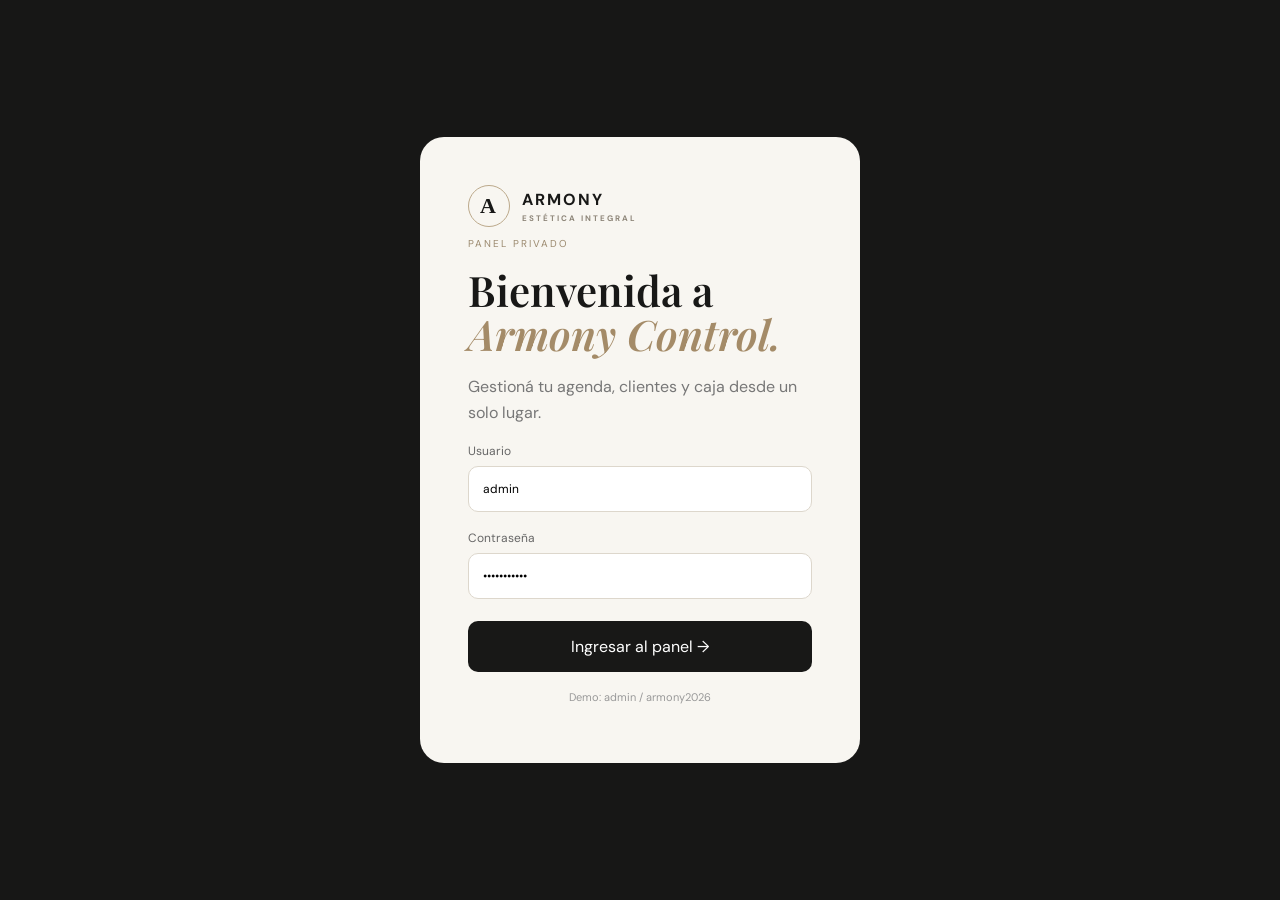
<file: App-Armony/index.html>
<!DOCTYPE html>
<html lang="es">
<head>
<meta charset="UTF-8">
<meta name="viewport" content="width=device-width,initial-scale=1">
<meta name="theme-color" content="#151515">
<title>Armony Control — Gestión</title>
<link rel="preconnect" href="https://fonts.googleapis.com">
<link href="https://fonts.googleapis.com/css2?family=DM+Sans:wght@400;500;600;700&family=Playfair+Display:wght@500;600&display=swap" rel="stylesheet">
<link rel="stylesheet" href="styles.css">
</head>
<body>

<div id="login" class="login">
  <div class="login-card">
    <div class="brand"><span>A</span><div>ARMONY<small>ESTÉTICA INTEGRAL</small></div></div>
    <p class="eyebrow">PANEL PRIVADO</p>
    <h1>Bienvenida a<br><em>Armony Control.</em></h1>
    <p class="muted">Gestioná tu agenda, clientes y caja desde un solo lugar.</p>
    <form id="loginForm">
      <label>Usuario<input id="user" value="admin" autocomplete="username"></label>
      <label>Contraseña<input id="pass" type="password" value="armonya2026" autocomplete="current-password"></label>
      <button>Ingresar al panel <span>→</span></button>
      <small id="error"></small>
    </form>
    <p class="demo">Demo: admin / armony2026</p>
  </div>
</div>

<div id="app" class="app hidden">
  <aside>
    <div class="side-brand"><b>A</b><div>ARMONY<small>CONTROL</small></div></div>
    <nav>
      <button class="active" data-page="dashboard">⌂ <span>Resumen</span></button>
      <button data-page="agenda">◷ <span>Agenda</span></button>
      <button data-page="clients">◯ <span>Clientes</span></button>
      <button data-page="team">♙ <span>Equipo</span></button>
      <button data-page="cash">◈ <span>Caja</span></button>
      <button data-page="services">✦ <span>Servicios</span></button>
    </nav>
    <div class="side-bottom">
      <div class="online"><i></i> Sistema online</div>
      <button id="logout">↪ Cerrar sesión</button>
    </div>
  </aside>

  <main>
    <header>
      <div>
        <span class="eyebrow">MIÉRCOLES · 24 JUN 2026</span>
        <h2 id="pageTitle">Resumen</h2>
      </div>
      <div class="head-actions">
        <button class="icon">⌕</button><button class="avatar">A</button>
      </div>
    </header>

    <section id="dashboard" class="page active-page">
      <div class="welcome">
        <div><span>BUEN DÍA, ARMONY</span><h1>Todo bajo control.</h1><p>Esto está pasando hoy en tu centro.</p></div>
        <button class="primary" data-page="agenda">+ Nuevo turno</button>
      </div>
      <div class="stats">
        <article><small>TURNOS HOY</small><strong>14</strong><span class="up">↑ 12% vs. semana anterior</span></article>
        <article><small>INGRESOS HOY</small><strong>$184.500</strong><span class="up">↑ 8,4%</span></article>
        <article><small>OCUPACIÓN</small><strong>87%</strong><span>De 16 horarios disponibles</span></article>
        <article><small>PENDIENTE COBRAR</small><strong>$42.000</strong><span>3 movimientos</span></article>
      </div>
      <div class="grid2">
        <div class="panel">
          <div class="panel-head"><div><small>AGENDA</small><h3>Próximos turnos</h3></div><button data-page="agenda">Ver agenda →</button></div>
          <div class="appointments">
            <div><time>10:30</time><div><b>María González</b><small>Limpieza facial · Camila</small></div><em>Confirmado</em></div>
            <div><time>11:30</time><div><b>Lucía Fernández</b><small>Radiofrecuencia · Sofía</small></div><em>Confirmado</em></div>
            <div><time>13:00</time><div><b>Carolina Díaz</b><small>Drenaje linfático · Camila</small></div><em>Seña</em></div>
            <div><time>15:30</time><div><b>Julieta Pérez</b><small>Masaje · Valentina</small></div><em>Pendiente</em></div>
          </div>
        </div>
        <div class="panel dark">
          <small>RENDIMIENTO</small><h3>Este mes</h3>
          <div class="big">$2.485.000</div><p>Facturación acumulada</p>
          <div class="bars"><i style="height:45%"></i><i style="height:58%"></i><i style="height:51%"></i><i style="height:70%"></i><i style="height:64%"></i><i style="height:83%"></i><i style="height:94%"></i></div>
          <div class="bar-label"><span>Lun</span><span>Mar</span><span>Mié</span><span>Jue</span><span>Vie</span><span>Sáb</span><span>Hoy</span></div>
        </div>
      </div>
      <div class="panel">
        <div class="panel-head"><div><small>OPERACIÓN</small><h3>Resumen del equipo</h3></div></div>
        <div class="team-row"><b>Camila</b><span>6 turnos</span><strong>$86.000</strong><i>92%</i></div>
        <div class="team-row"><b>Sofía</b><span>5 turnos</span><strong>$72.500</strong><i>84%</i></div>
        <div class="team-row"><b>Valentina</b><span>3 turnos</span><strong>$26.000</strong><i>81%</i></div>
      </div>
    </section>

    <section id="agenda" class="page">
      <div class="section-top"><div><span class="eyebrow">GESTIÓN</span><h1>Agenda</h1></div><button class="primary" id="newTurn">+ Nuevo turno</button></div>
      <div class="calendar-head"><button>‹</button><b>Miércoles 24 de junio</b><button>›</button><select><option>Todos los profesionales</option><option>Camila</option><option>Sofía</option></select></div>
      <div class="day">
        <div class="slot"><time>09:00</time><div class="empty">Disponible</div></div>
        <div class="slot"><time>10:30</time><div class="booking"><b>María González</b><small>Limpieza facial · Camila</small><span>Confirmado</span></div></div>
        <div class="slot"><time>11:30</time><div class="booking pink"><b>Lucía Fernández</b><small>Radiofrecuencia · Sofía</small><span>Confirmado</span></div></div>
        <div class="slot"><time>13:00</time><div class="booking"><b>Carolina Díaz</b><small>Drenaje linfático · Camila</small><span>Seña $10.000</span></div></div>
        <div class="slot"><time>14:00</time><div class="empty">Disponible</div></div>
        <div class="slot"><time>15:30</time><div class="booking pink"><b>Julieta Pérez</b><small>Masaje · Valentina</small><span>Pendiente</span></div></div>
        <div class="slot"><time>17:00</time><div class="empty">Disponible</div></div>
      </div>
    </section>

    <section id="clients" class="page">
      <div class="section-top"><div><span class="eyebrow">CRM</span><h1>Clientes</h1></div><button class="primary">+ Nueva clienta</button></div>
      <div class="search"><input placeholder="⌕  Buscar por nombre o teléfono..."></div>
      <div class="client-grid">
        <article><div class="client-avatar">MG</div><b>María González</b><small>Última visita · 18 Jun</small><span>7 visitas · $185.000</span></article>
        <article><div class="client-avatar">LF</div><b>Lucía Fernández</b><small>Última visita · 21 Jun</small><span>4 visitas · $120.000</span></article>
        <article><div class="client-avatar">CD</div><b>Carolina Díaz</b><small>Última visita · 24 Jun</small><span>9 visitas · $264.000</span></article>
        <article><div class="client-avatar">JP</div><b>Julieta Pérez</b><small>Última visita · 10 Jun</small><span>3 visitas · $76.000</span></article>
      </div>
    </section>

    <section id="team" class="page">
      <div class="section-top"><div><span class="eyebrow">PERSONAL</span><h1>Equipo</h1></div><button class="primary">+ Agregar profesional</button></div>
      <div class="people">
        <article><div class="person">C</div><h3>Camila</h3><small>Estética integral</small><b>6 turnos hoy</b><span>92% ocupación</span></article>
        <article><div class="person">S</div><h3>Sofía</h3><small>Tratamientos faciales</small><b>5 turnos hoy</b><span>84% ocupación</span></article>
        <article><div class="person">V</div><h3>Valentina</h3><small>Masajes</small><b>3 turnos hoy</b><span>81% ocupación</span></article>
      </div>
    </section>

    <section id="cash" class="page">
      <div class="section-top"><div><span class="eyebrow">FINANZAS</span><h1>Caja</h1></div><button class="primary">+ Registrar movimiento</button></div>
      <div class="cash-total"><small>CIERRE DEL DÍA</small><strong>$184.500</strong><span>+8,4% respecto al promedio</span></div>
      <div class="cash-grid">
        <div class="panel"><small>INGRESOS</small><h3>$224.500</h3><p>14 servicios cobrados</p></div>
        <div class="panel"><small>EGRESOS</small><h3>$40.000</h3><p>2 movimientos</p></div>
        <div class="panel"><small>NETO</small><h3>$184.500</h3><p>Resultado del día</p></div>
      </div>
      <div class="panel"><div class="panel-head"><h3>Movimientos</h3></div><div class="team-row"><b>María González · Limpieza</b><span>Transferencia</span><strong>+$25.000</strong></div><div class="team-row"><b>Lucía Fernández · Radiofrecuencia</b><span>Mercado Pago</span><strong>+$35.000</strong></div><div class="team-row"><b>Compra insumos</b><span>Efectivo</span><strong>−$20.000</strong></div></div>
    </section>

    <section id="services" class="page">
      <div class="section-top"><div><span class="eyebrow">CATÁLOGO</span><h1>Servicios</h1></div><button class="primary">+ Nuevo servicio</button></div>
      <div class="service-grid">
        <article><span>FACIAL</span><h3>Limpieza facial</h3><b>$25.000</b><small>60 min · 3 profesionales</small></article>
        <article><span>FACIAL</span><h3>Radiofrecuencia</h3><b>$35.000</b><small>45 min · 2 profesionales</small></article>
        <article><span>CORPORAL</span><h3>Drenaje linfático</h3><b>$20.000</b><small>60 min · 3 profesionales</small></article>
        <article><span>BIENESTAR</span><h3>Masaje</h3><b>$22.000</b><small>60 min · 2 profesionales</small></article>
      </div>
    </section>
  </main>
</div>

<div id="modal" class="modal hidden">
 <div class="modal-card"><button id="close">×</button><span class="eyebrow">NUEVO TURNO</span><h2>Crear reserva</h2><input placeholder="Nombre de la clienta"><select><option>Elegir servicio</option><option>Limpieza facial</option><option>Radiofrecuencia</option><option>Drenaje linfático</option><option>Masaje</option></select><select><option>Profesional</option><option>Camila</option><option>Sofía</option><option>Valentina</option></select><input type="date"><input type="time"><button class="primary" id="save">Guardar turno</button></div>
</div>

<script src="script.js"></script>
</body>
</html>
</file>
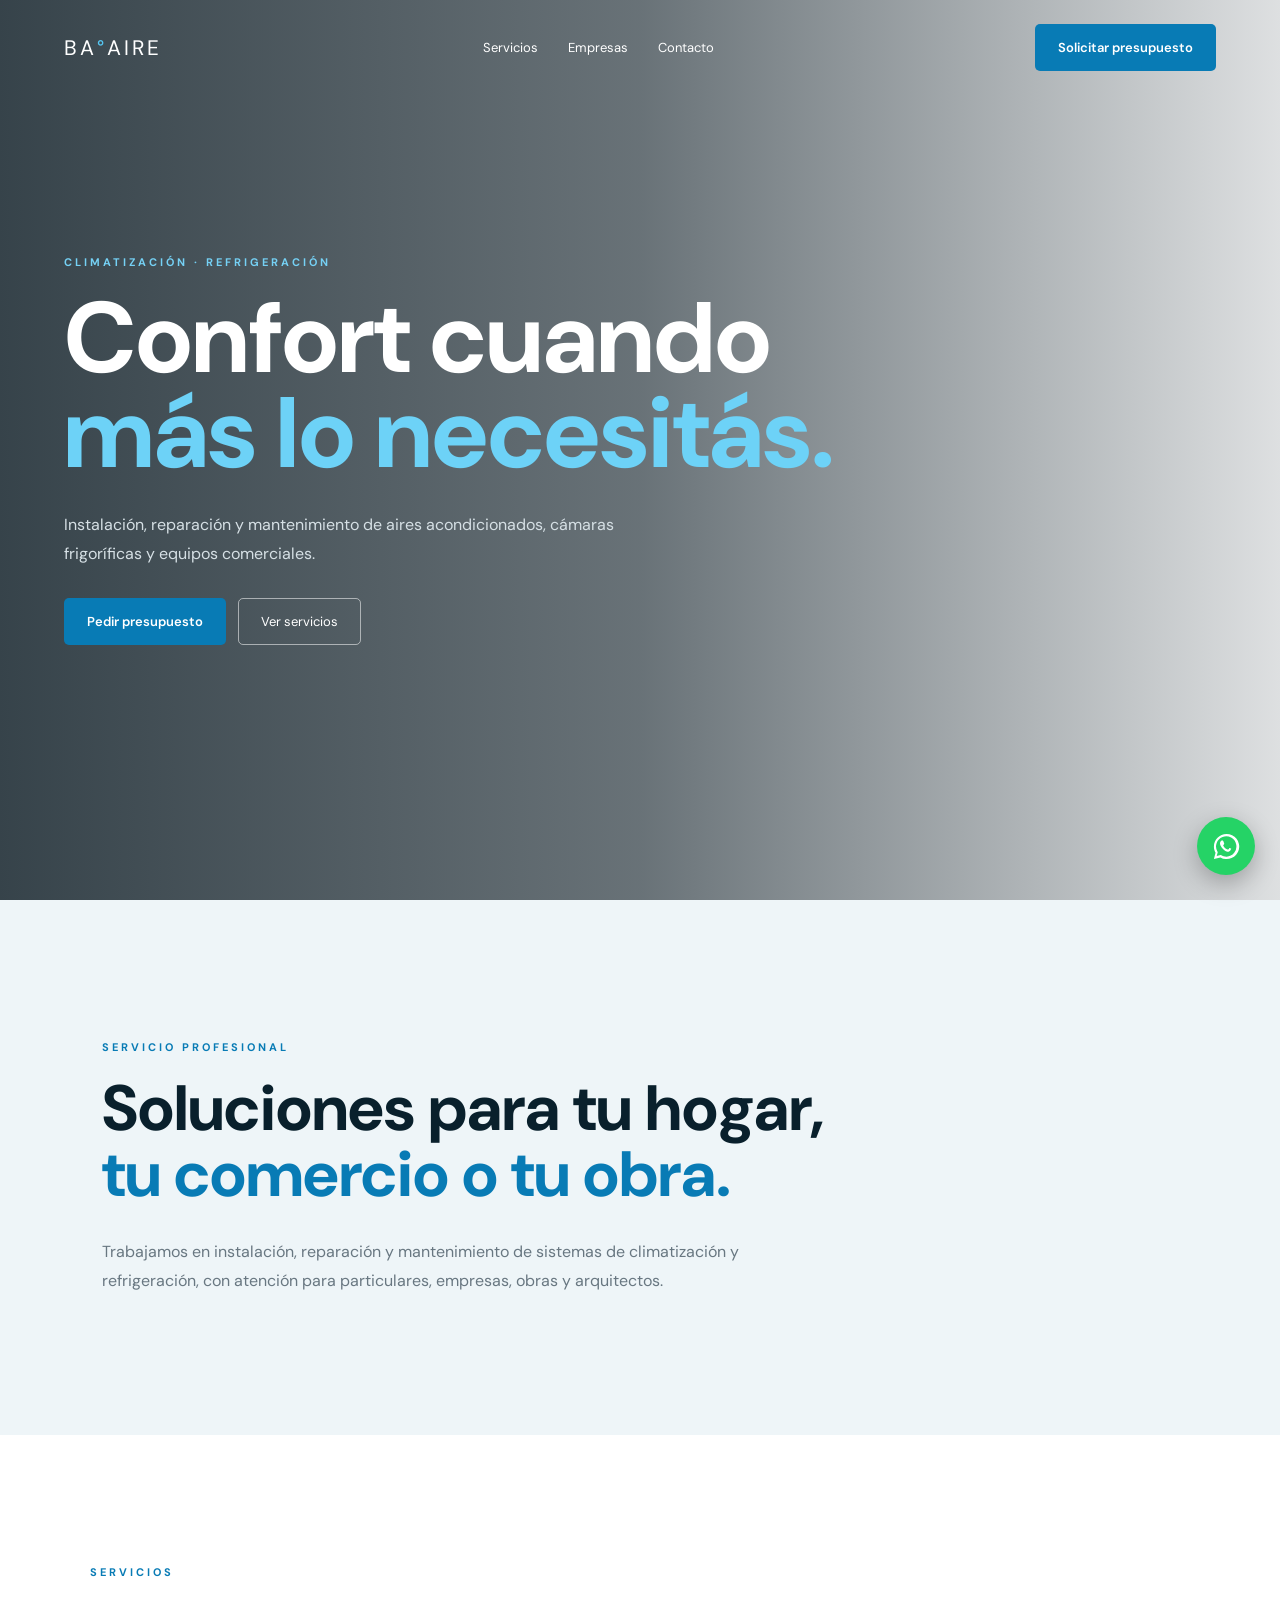
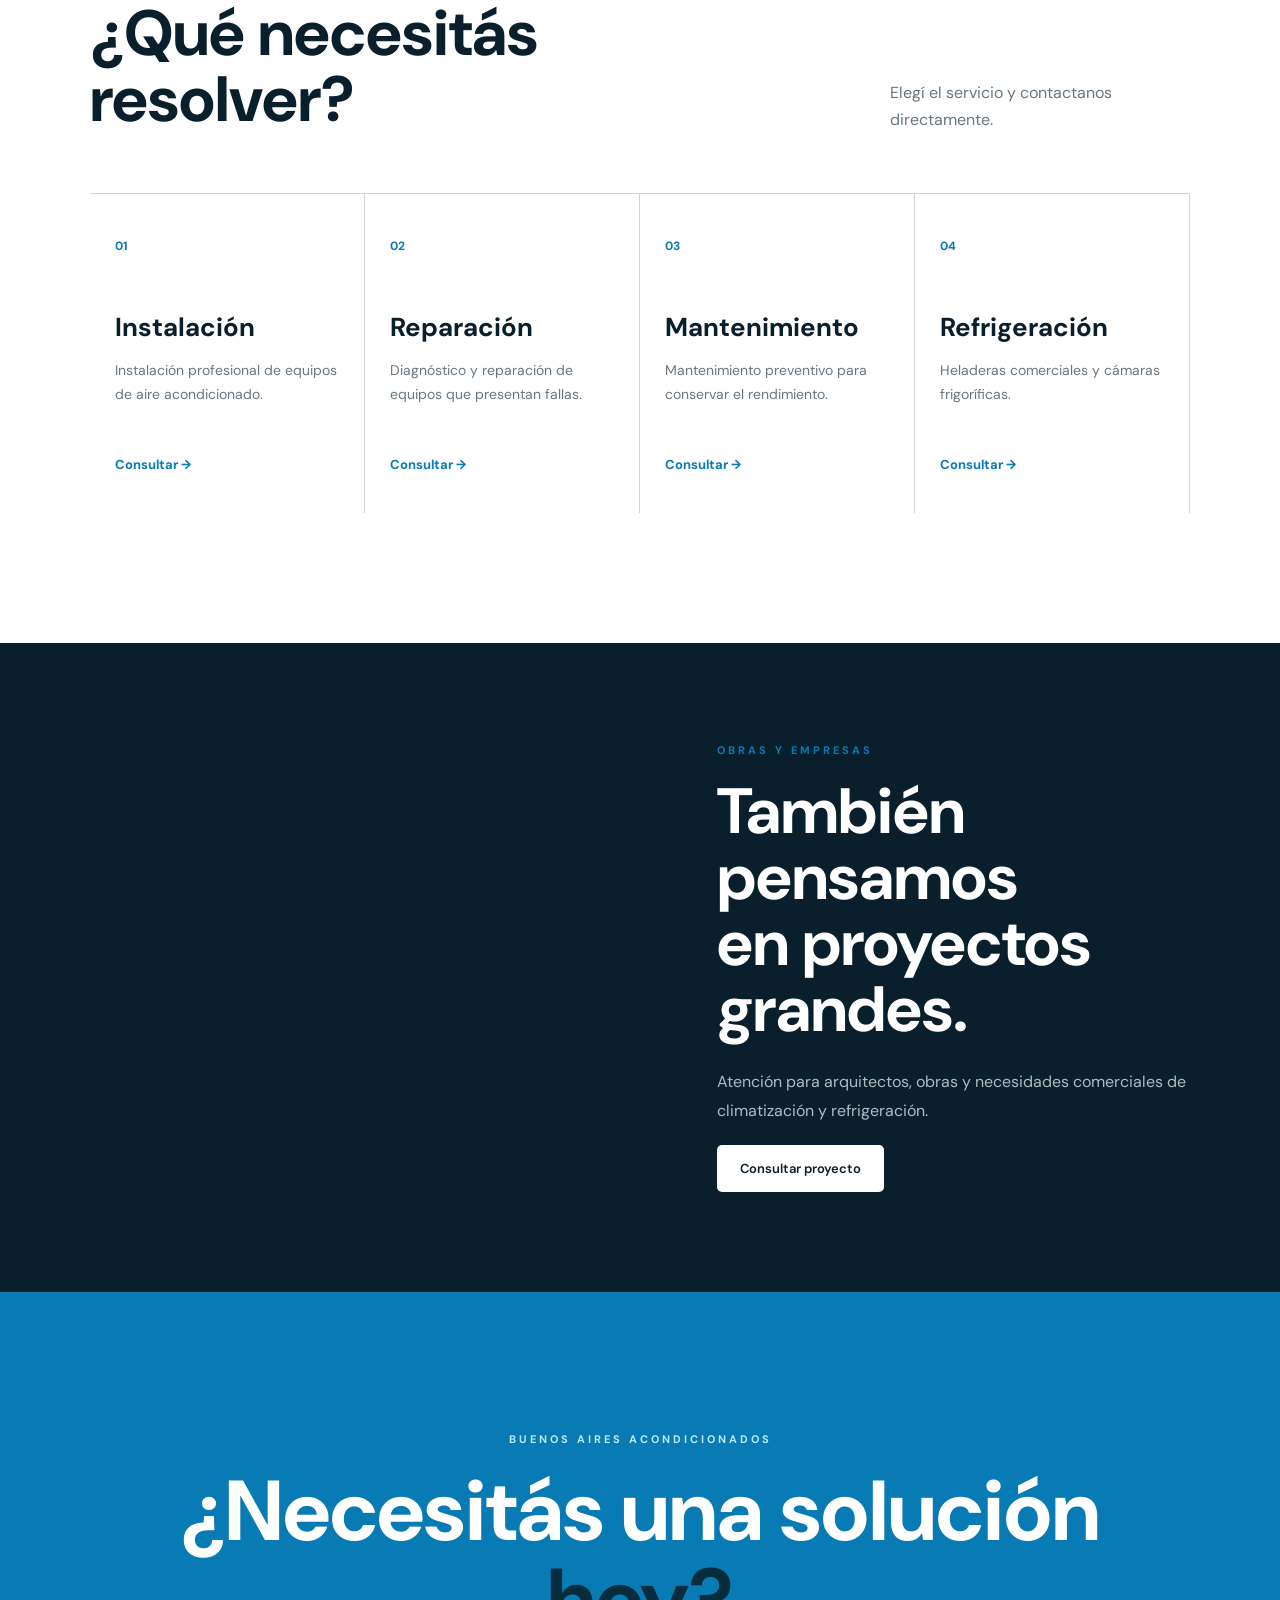
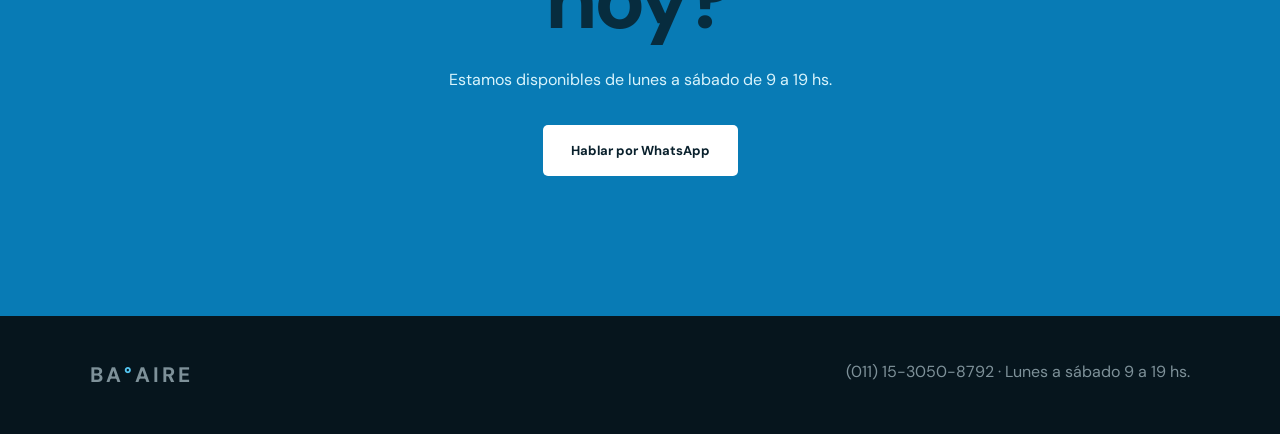
<file: Bs.As/index.html>
<!DOCTYPE html>
<html lang="es">
<head>
<meta charset="UTF-8">
<meta name="viewport" content="width=device-width,initial-scale=1.0">
<title>Buenos Aires Acondicionados</title>
<meta name="description" content="Instalación, reparación y mantenimiento de aires acondicionados y sistemas de refrigeración.">
<link rel="preconnect" href="https://fonts.googleapis.com">
<link rel="preconnect" href="https://fonts.gstatic.com" crossorigin>
<link href="https://fonts.googleapis.com/css2?family=DM+Sans:wght@400;500;600;700&display=swap" rel="stylesheet">
<link rel="stylesheet" href="styles.css">
</head>
<body>

<header>
<div class="nav">
<a class="logo" href="#">BA<span>°</span>AIRE</a>
<nav><a href="#servicios">Servicios</a><a href="#comercial">Empresas</a><a href="#contacto">Contacto</a></nav>
<a class="btn" href="https://wa.me/5411530508792?text=Hola%2C%20quiero%20solicitar%20un%20presupuesto." target="_blank">Solicitar presupuesto</a>
</div>
</header>

<section class="hero">
<div class="hero-content">
<p class="tag">CLIMATIZACIÓN · REFRIGERACIÓN</p>
<h1>Confort cuando<br><strong>más lo necesitás.</strong></h1>
<p>Instalación, reparación y mantenimiento de aires acondicionados, cámaras frigoríficas y equipos comerciales.</p>
<div><a class="btn" href="https://wa.me/5411530508792?text=Hola%2C%20quiero%20solicitar%20un%20presupuesto." target="_blank">Pedir presupuesto</a><a class="outline" href="#servicios">Ver servicios</a></div>
</div>
</section>

<section class="intro">
<p class="tag blue">SERVICIO PROFESIONAL</p>
<h2>Soluciones para tu hogar,<br><span>tu comercio o tu obra.</span></h2>
<p>Trabajamos en instalación, reparación y mantenimiento de sistemas de climatización y refrigeración, con atención para particulares, empresas, obras y arquitectos.</p>
</section>

<section id="servicios" class="services">
<div class="head"><div><p class="tag blue">SERVICIOS</p><h2>¿Qué necesitás<br>resolver?</h2></div><p>Elegí el servicio y contactanos directamente.</p></div>
<div class="grid">
<article><b>01</b><h3>Instalación</h3><p>Instalación profesional de equipos de aire acondicionado.</p><a href="https://wa.me/5411530508792?text=Hola%2C%20quiero%20consultar%20por%20una%20instalaci%C3%B3n." target="_blank">Consultar →</a></article>
<article><b>02</b><h3>Reparación</h3><p>Diagnóstico y reparación de equipos que presentan fallas.</p><a href="https://wa.me/5411530508792?text=Hola%2C%20necesito%20reparar%20un%20aire." target="_blank">Consultar →</a></article>
<article><b>03</b><h3>Mantenimiento</h3><p>Mantenimiento preventivo para conservar el rendimiento.</p><a href="https://wa.me/5411530508792?text=Hola%2C%20quiero%20consultar%20por%20mantenimiento." target="_blank">Consultar →</a></article>
<article><b>04</b><h3>Refrigeración</h3><p>Heladeras comerciales y cámaras frigoríficas.</p><a href="https://wa.me/5411530508792?text=Hola%2C%20quiero%20consultar%20por%20refrigeraci%C3%B3n." target="_blank">Consultar →</a></article>
</div>
</section>

<section id="comercial" class="commercial">
<div class="photo"></div>
<div><p class="tag blue">OBRAS Y EMPRESAS</p><h2>También pensamos<br>en proyectos grandes.</h2><p>Atención para arquitectos, obras y necesidades comerciales de climatización y refrigeración.</p><a class="btn dark" href="https://wa.me/5411530508792?text=Hola%2C%20soy%20de%20una%20empresa%2Fobra%20y%20quiero%20consultar." target="_blank">Consultar proyecto</a></div>
</section>

<section id="contacto" class="cta">
<p class="tag">BUENOS AIRES ACONDICIONADOS</p>
<h2>¿Necesitás una solución<br><strong>hoy?</strong></h2>
<p>Estamos disponibles de lunes a sábado de 9 a 19 hs.</p>
<a class="white" href="https://wa.me/5411530508792?text=Hola%2C%20quiero%20solicitar%20un%20presupuesto." target="_blank">Hablar por WhatsApp</a>
</section>

<footer><strong>BA<span>°</span>AIRE</strong><p>(011) 15-3050-8792 · Lunes a sábado 9 a 19 hs.</p></footer>

<a class="whatsapp" href="https://wa.me/5411530508792?text=Hola%2C%20quiero%20solicitar%20un%20presupuesto." target="_blank"><svg viewBox="0 0 32 32"><path d="M16 3C8.8 3 3 8.8 3 16c0 2.3.6 4.5 1.7 6.5L3 29l6.7-1.7A13 13 0 1 0 16 3zm0 23.5c-2 0-4-.5-5.7-1.6l-.4-.2-4 1 1.1-3.9-.3-.4A10.5 10.5 0 1 1 16 26.5zm5.8-7.8c-.3-.2-1.9-1-2.2-1.1-.3-.1-.5-.2-.7.2-.2.3-.8 1.1-1 1.3-.2.2-.4.2-.7.1-2-.9-3.2-1.8-4.5-4-.3-.6.3-.6.9-1.8.1-.2.1-.4 0-.6-.1-.2-.7-1.8-1-2.4-.3-.6-.5-.5-.7-.5h-.6c-.2 0-.6.1-.9.4-.3.3-1.1 1.1-1.1 2.7s1.1 3.1 1.3 3.3c.2.2 2.2 3.5 5.5 4.9.8.3 1.4.5 2 .1.6-.1 1.9-.8 2.2-1.6.3-.8.3-1.4.2-1.6-.1-.1-.3-.2-.6-.4z"/></svg></a>
<script src="script.js"></script>
</body>
</html>
</file>
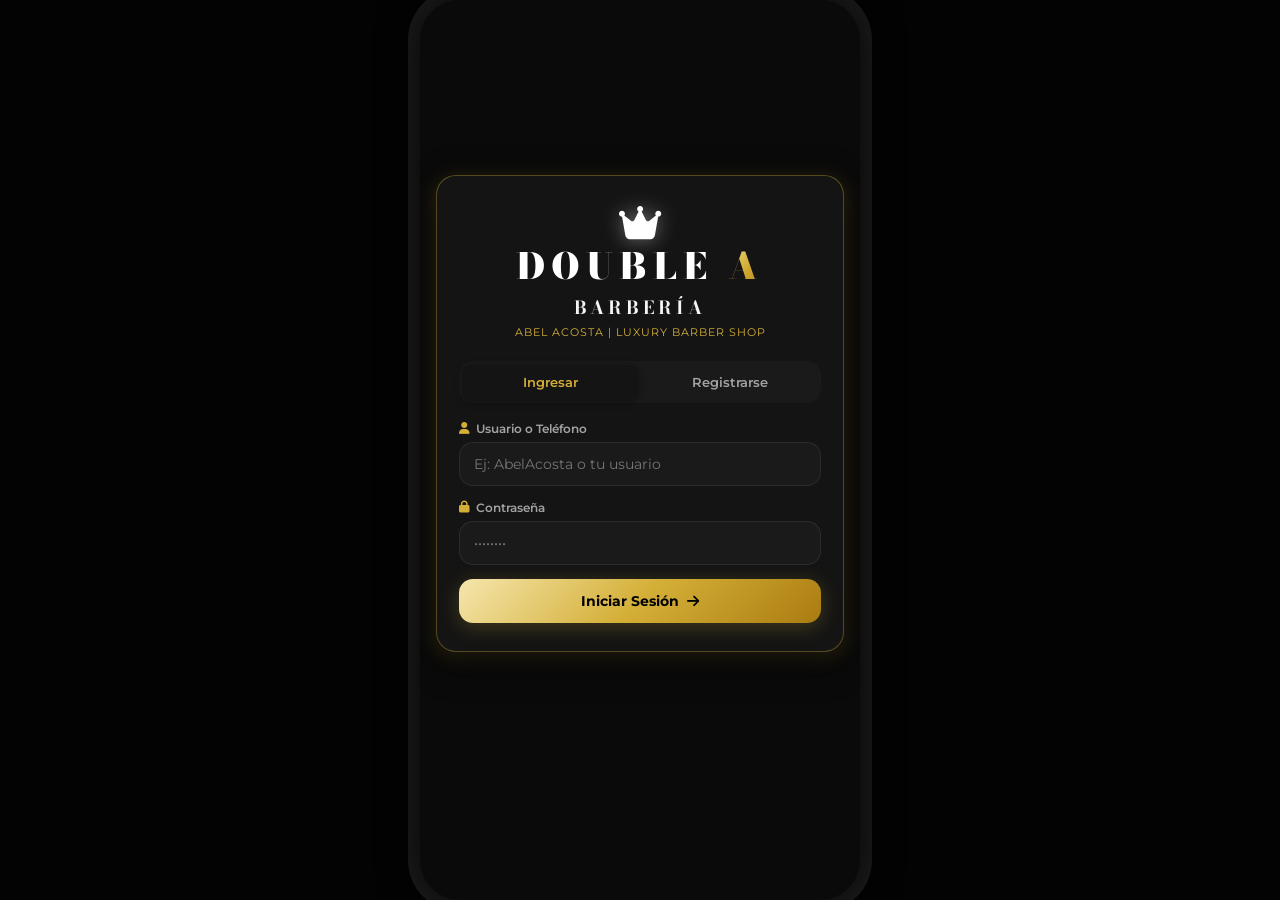
<file: Demo-Tucu/index.html>
<!DOCTYPE html>
<html lang="es">
<head>
  <meta charset="UTF-8">
  <meta name="viewport" content="width=device-width, initial-scale=1.0, maximum-scale=1.0, user-scalable=no, viewport-fit=cover">
  <title>DOUBLE A Barbería - Abel Acosta</title>
  
  <!-- Google Fonts: Bodoni Moda (Estilo Logo DOUBLE A) & Montserrat -->
  <link rel="preconnect" href="https://fonts.googleapis.com">
  <link rel="preconnect" href="https://fonts.gstatic.com" crossorigin>
  <link href="https://fonts.googleapis.com/css2?family=Bodoni+Moda:ital,opsz,wght@0,6..96,400..900;1,6..96,400..900&family=Montserrat:wght@300;400;500;600;700;800&family=Great+Vibes&display=swap" rel="stylesheet">
  
  <!-- FontAwesome Icons CDN -->
  <link rel="stylesheet" href="https://cdnjs.cloudflare.com/ajax/libs/font-awesome/6.4.0/css/all.min.css">
  
  <!-- Estilos de la aplicación -->
  <link rel="stylesheet" href="styles.css">
</head>
<body>
  <div id="app" class="iphone-container">
    
    <!-- Header General -->
    <header id="main-header" class="main-header">
      <div class="header-content">
        <div class="brand-logo">
          <div class="header-crown-logo">
            <i class="fa-solid fa-crown text-gold"></i>
            <span class="brand-initials">AA</span>
          </div>
          <div class="brand-text">
            <span class="brand-title">DOUBLE A</span>
            <span class="brand-subtitle">ABEL ACOSTA BARBER</span>
          </div>
        </div>
        <div class="user-badge-header">
          <div class="user-info-text">
            <span id="user-header-name" class="user-header-name">Usuario</span>
            <span id="user-header-role" class="user-header-role">Cliente</span>
          </div>
          <button id="logout-btn" class="logout-btn" title="Cerrar Sesión">
            <i class="fa-solid fa-right-from-bracket"></i>
          </button>
        </div>
      </div>
    </header>

    <!-- Contenedor Principal de Vistas -->
    <main id="main-content" class="main-content">

      <!-- ================= PANTALLA AUTH (LOGIN / REGISTER) ================= -->
      <section id="view-auth" class="view-section active">
        <div class="auth-card">
          <div class="auth-brand">
            <div class="logo-crown-wrap">
              <i class="fa-solid fa-crown crown-icon"></i>
              <div class="double-a-logo">DOUBLE <span>A</span></div>
            </div>
            <h1 class="auth-title">BARBERÍA</h1>
            <p class="auth-subtitle">Abel Acosta | Luxury Barber Shop</p>
          </div>

          <!-- Segmented Switcher -->
          <div class="segmented-control">
            <button id="tab-login-btn" class="segment-btn active" onclick="switchAuthMode('login')">Ingresar</button>
            <button id="tab-register-btn" class="segment-btn" onclick="switchAuthMode('register')">Registrarse</button>
          </div>

          <!-- Form Login (Sin botón de acceso rápido) -->
          <form id="form-login" class="auth-form active" onsubmit="handleLogin(event)">
            <div class="form-group">
              <label for="login-username"><i class="fa-solid fa-user"></i> Usuario o Teléfono</label>
              <input type="text" id="login-username" class="form-input" placeholder="Ej: AbelAcosta o tu usuario" required autocomplete="username">
            </div>
            <div class="form-group">
              <label for="login-password"><i class="fa-solid fa-lock"></i> Contraseña</label>
              <input type="password" id="login-password" class="form-input" placeholder="••••••••" required autocomplete="current-password">
            </div>
            <button type="submit" class="btn btn-gold btn-full">
              <span>Iniciar Sesión</span>
              <i class="fa-solid fa-arrow-right"></i>
            </button>
          </form>

          <!-- Form Register -->
          <form id="form-register" class="auth-form" onsubmit="handleRegister(event)">
            <div class="form-group">
              <label for="reg-name"><i class="fa-solid fa-id-card"></i> Nombre Completo</label>
              <input type="text" id="reg-name" class="form-input" placeholder="Ej: Carlos Pérez" required>
            </div>
            <div class="form-group">
              <label for="reg-username"><i class="fa-solid fa-user"></i> Nombre de Usuario</label>
              <input type="text" id="reg-username" class="form-input" placeholder="Ej: carlosperez" required autocomplete="username">
            </div>
            <div class="form-group">
              <label for="reg-phone"><i class="fa-solid fa-phone"></i> Teléfono Móvil</label>
              <input type="tel" id="reg-phone" class="form-input" placeholder="Ej: 91125287420" required>
            </div>
            <div class="form-group">
              <label for="reg-password"><i class="fa-solid fa-lock"></i> Contraseña</label>
              <input type="password" id="reg-password" class="form-input" placeholder="Crea tu contraseña" required autocomplete="new-password">
            </div>
            <button type="submit" class="btn btn-gold btn-full">
              <span>Crear Cuenta</span>
              <i class="fa-solid fa-user-plus"></i>
            </button>
          </form>
        </div>
      </section>

      <!-- ================= VISTAS CLIENTE ================= -->
      
      <!-- CLIENTE 1: Turnos -->
      <section id="view-client-turnos" class="view-section">
        <div class="section-title-wrap">
          <h2>Agendar Turno</h2>
          <p class="section-subtitle">Selecciona fecha, servicio y horario disponible</p>
        </div>

        <!-- Banner Membresía Activa -->
        <div id="client-membership-banner" class="membership-alert-card hidden">
          <div class="membership-alert-icon"><i class="fa-solid fa-crown"></i></div>
          <div class="membership-alert-text">
            <strong>Membresía Activa</strong>
            <span id="banner-cuts-count">Te quedan 4 cortes este mes.</span>
          </div>
        </div>

        <!-- Card Formulario Agendar -->
        <div class="card booking-card">
          <div class="form-group">
            <label><i class="fa-solid fa-scissors"></i> Servicio</label>
            <div class="service-selector">
              <label class="service-option active" onclick="selectServiceOption(this, 'Corte')">
                <input type="radio" name="booking-service" value="Corte" checked>
                <div class="service-details">
                  <span class="service-name">Corte de Pelo</span>
                  <span class="service-price" id="service-price-corte">$18.000</span>
                </div>
              </label>

              <label class="service-option" onclick="selectServiceOption(this, 'Color')">
                <input type="radio" name="booking-service" value="Color">
                <div class="service-details">
                  <span class="service-name">Color / Tintura</span>
                  <span class="service-price" id="service-price-color">$50.000</span>
                </div>
              </label>

              <label class="service-option" onclick="selectServiceOption(this, 'Corte + Color')">
                <input type="radio" name="booking-service" value="Corte + Color">
                <div class="service-details">
                  <span class="service-name">Combo Corte + Color</span>
                  <span class="service-price" id="service-price-combo">$68.000</span>
                </div>
              </label>
            </div>
          </div>

          <div class="form-group mt-3">
            <label for="booking-date"><i class="fa-solid fa-calendar-day"></i> Fecha (Lun a Sáb)</label>
            <input type="date" id="booking-date" class="form-input" onchange="loadAvailableSlots()">
          </div>

          <div class="form-group mt-3">
            <label><i class="fa-solid fa-clock"></i> Horarios Disponibles (10:00 a 20:00 h)</label>
            <div id="slots-grid" class="slots-grid">
              <p class="empty-text">Selecciona una fecha para ver horarios.</p>
            </div>
          </div>

          <button id="confirm-booking-btn" class="btn btn-gold btn-full mt-4" onclick="confirmBooking()" disabled>
            <i class="fa-solid fa-calendar-check"></i>
            <span>Confirmar Reserva</span>
          </button>
        </div>

        <!-- Mis Turnos Activos -->
        <div class="section-title-wrap mt-4">
          <h3>Mis Turnos Activos</h3>
        </div>
        <div id="client-active-turnos-list" class="turnos-list"></div>
      </section>

      <!-- CLIENTE 2: Membresía -->
      <section id="view-client-membresia" class="view-section">
        <div class="section-title-wrap">
          <h2>Membresía Mensual</h2>
          <p class="section-subtitle">Plan Exclusivo VIP DOUBLE A</p>
        </div>

        <div class="card luxury-vip-card">
          <div class="vip-header">
            <div class="vip-badge"><i class="fa-solid fa-crown"></i> VIP CLUB</div>
            <span class="vip-logo">AA</span>
          </div>
          <h3 class="vip-title">Pase Mensual 4 Cortes</h3>
          <p class="vip-desc">Disfruta de 4 cortes al mes con prioridad de reserva y atención personalizada por Abel Acosta.</p>
          
          <div class="vip-status-box">
            <div class="cuts-gauge">
              <span id="vip-cuts-left" class="gauge-number">0</span>
              <span class="gauge-label">Cortes Restantes</span>
            </div>
            <div class="vip-info-detail">
              <div class="detail-item">
                <span>Estado:</span>
                <strong id="vip-status-text" class="status-inactive">Inactiva</strong>
              </div>
              <div class="detail-item">
                <span>Beneficio:</span>
                <strong>Descuento automático</strong>
              </div>
            </div>
          </div>

          <div class="vip-action-wrap mt-3">
            <button class="btn btn-gold btn-full" onclick="requestMembership()">
              <i class="fa-solid fa-bolt"></i> Solicitar / Renovar Membresía
            </button>
            <p class="text-sm text-muted text-center mt-2">También puedes coordinar la activación directamente con Abel Acosta.</p>
          </div>
        </div>

        <div class="card mt-3">
          <h4><i class="fa-solid fa-circle-info text-gold"></i> ¿Cómo funciona?</h4>
          <ul class="vip-features-list">
            <li><i class="fa-solid fa-check text-gold"></i> Incluye 4 cortes de cabello válidos por 30 días.</li>
            <li><i class="fa-solid fa-check text-gold"></i> Al finalizar el corte, el barbero descontará automáticamente 1 corte de tu saldo.</li>
            <li><i class="fa-solid fa-check text-gold"></i> Si no tienes membresía activa, puedes abonar cortes sueltos.</li>
          </ul>
        </div>
      </section>

      <!-- CLIENTE 3: Precios & Alias -->
      <section id="view-client-precios" class="view-section">
        <div class="section-title-wrap">
          <h2>Precios y Pagos</h2>
          <p class="section-subtitle">Tarifas actualizadas e información para transferencias</p>
        </div>

        <div class="card alias-card text-center">
          <div class="alias-icon"><i class="fa-solid fa-money-bill-transfer"></i></div>
          <span class="alias-title">Alias para Transferencias</span>
          <div class="alias-box" onclick="copyAlias()">
            <span id="transfer-alias" class="alias-text">Abelacostaok</span>
            <button class="copy-btn" title="Copiar Alias"><i class="fa-solid fa-copy"></i></button>
          </div>
          <p class="alias-barber">Barbero: <strong>Abel Acosta</strong> | Tel: <strong>91125287420</strong></p>
          <a href="https://wa.me/91125287420" target="_blank" class="btn btn-outline btn-full mt-3">
            <i class="fa-brands fa-whatsapp text-green"></i> Contactar por WhatsApp
          </a>
        </div>

        <div class="card mt-3">
          <h3><i class="fa-solid fa-list-check text-gold"></i> Lista de Servicios</h3>
          <div class="price-list">
            <div class="price-item">
              <div class="price-item-info">
                <strong>Corte de Cabello</strong>
                <p>Corte moderno o clásico con acabado profesional.</p>
              </div>
              <span id="display-price-corte" class="price-badge">$18.000</span>
            </div>

            <div class="price-item">
              <div class="price-item-info">
                <strong>Color / Tintura</strong>
                <p>Coloración premium, mechas o retoque completo.</p>
              </div>
              <span id="display-price-color" class="price-badge">$50.000</span>
            </div>
          </div>
        </div>
      </section>

      <!-- CLIENTE 4: Historial -->
      <section id="view-client-historial" class="view-section">
        <div class="section-title-wrap">
          <h2>Historial de Cortes</h2>
          <p class="section-subtitle">Registro completo de tus visitas pasadas</p>
        </div>
        <div id="client-history-list" class="turnos-list"></div>
      </section>


      <!-- ================= VISTAS ADMIN ================= -->

      <!-- ADMIN 1: Caja -->
      <section id="view-admin-caja" class="view-section">
        <div class="section-title-wrap">
          <h2>Caja de Movimientos</h2>
          <p class="section-subtitle">Gestión financiera y balance general</p>
        </div>

        <div class="metrics-grid">
          <div class="metric-card gold-border">
            <span class="metric-label">Ingresos Hoy</span>
            <strong id="metric-ingresos-hoy" class="metric-value text-gold">$0</strong>
          </div>
          <div class="metric-card">
            <span class="metric-label">Ingresos Mes</span>
            <strong id="metric-ingresos-mes" class="metric-value text-green">$0</strong>
          </div>
          <div class="metric-card">
            <span class="metric-label">Egresos Mes</span>
            <strong id="metric-egresos-mes" class="metric-value text-red">$0</strong>
          </div>
          <div class="metric-card">
            <span class="metric-label">Balance Acumulado</span>
            <strong id="metric-balance-total" class="metric-value">$0</strong>
          </div>
        </div>

        <div class="card mt-3">
          <h3><i class="fa-solid fa-plus-circle text-gold"></i> Registrar Movimiento</h3>
          <form id="form-caja-movimiento" onsubmit="handleSaveMovimiento(event)" class="mt-2">
            <div class="form-row">
              <div class="form-group col-6">
                <label>Tipo</label>
                <select id="mov-tipo" class="form-input" required>
                  <option value="ingreso">Ingreso (+)</option>
                  <option value="egreso">Egreso (-)</option>
                </select>
              </div>
              <div class="form-group col-6">
                <label>Monto ($)</label>
                <input type="number" id="mov-monto" class="form-input" placeholder="18000" min="1" required>
              </div>
            </div>

            <div class="form-row mt-2">
              <div class="form-group col-6">
                <label>Categoría</label>
                <select id="mov-categoria" class="form-input" required>
                  <option value="Cortes">Cortes</option>
                  <option value="Colores">Colores</option>
                  <option value="Membresías">Membresías</option>
                  <option value="Productos">Productos</option>
                  <option value="Gastos Generales">Gastos Generales</option>
                  <option value="Insumos Barbería">Insumos Barbería</option>
                  <option value="Otros">Otros</option>
                </select>
              </div>
              <div class="form-group col-6">
                <label>Fecha</label>
                <input type="date" id="mov-fecha" class="form-input" required>
              </div>
            </div>

            <div class="form-group mt-2">
              <label>Descripción</label>
              <input type="text" id="mov-descripcion" class="form-input" placeholder="Ej: Pago de corte cliente Carlos" required>
            </div>

            <button type="submit" class="btn btn-gold btn-full mt-3">
              <i class="fa-solid fa-floppy-disk"></i> Guardar Movimiento
            </button>
          </form>
        </div>

        <div class="section-title-wrap mt-4">
          <h3>Historial de Movimientos</h3>
        </div>
        <div class="card">
          <div class="filters-row">
            <input type="text" id="filter-mov-search" class="form-input" placeholder="Buscar concepto..." onkeyup="renderAdminCajaList()">
            <select id="filter-mov-tipo" class="form-input" onchange="renderAdminCajaList()">
              <option value="todos">Todos los tipos</option>
              <option value="ingreso">Solo Ingresos</option>
              <option value="egreso">Solo Egresos</option>
            </select>
          </div>
          <div id="caja-movements-list" class="movements-list mt-3"></div>
        </div>
      </section>

      <!-- ADMIN 2: Turnos -->
      <section id="view-admin-turnos" class="view-section">
        <div class="section-title-wrap">
          <h2>Gestión de Turnos</h2>
          <p class="section-subtitle">Control de agenda de Abel Acosta</p>
        </div>

        <div class="segmented-control">
          <button id="admin-turnos-filter-hoy" class="segment-btn active" onclick="setAdminTurnosFilter('hoy')">Hoy</button>
          <button id="admin-turnos-filter-semana" class="segment-btn" onclick="setAdminTurnosFilter('semana')">Esta Semana</button>
          <button id="admin-turnos-filter-todos" class="segment-btn" onclick="setAdminTurnosFilter('todos')">Todos</button>
        </div>

        <div id="admin-turnos-list" class="turnos-list mt-3"></div>
      </section>

      <!-- ADMIN 3: Clientes -->
      <section id="view-admin-membresias" class="view-section">
        <div class="section-title-wrap">
          <h2>Clientes y Membresías</h2>
          <p class="section-subtitle">Gestión de clientes registrados y planes VIP</p>
        </div>

        <div class="card">
          <input type="text" id="filter-clients-search" class="form-input" placeholder="Buscar cliente por nombre o teléfono..." onkeyup="renderAdminClientsList()">
        </div>

        <div id="admin-clients-list" class="clients-list mt-3"></div>
      </section>

      <!-- ADMIN 4: Ajustes -->
      <section id="view-admin-precios" class="view-section">
        <div class="section-title-wrap">
          <h2>Ajustes y Tarifas</h2>
          <p class="section-subtitle">Configuración del sistema y precios en tiempo real</p>
        </div>

        <div class="card">
          <h3><i class="fa-solid fa-tags text-gold"></i> Modificar Precios de Servicios</h3>
          <p class="text-sm text-muted">Los cambios impactarán instantáneamente en la app de los clientes.</p>
          
          <form id="form-update-prices" class="mt-3" onsubmit="handleUpdatePrices(event)">
            <div class="form-group">
              <label for="admin-price-corte">Precio Corte de Pelo ($)</label>
              <input type="number" id="admin-price-corte" class="form-input" required min="0">
            </div>

            <div class="form-group mt-2">
              <label for="admin-price-color">Precio Color / Tintura ($)</label>
              <input type="number" id="admin-price-color" class="form-input" required min="0">
            </div>

            <button type="submit" class="btn btn-gold btn-full mt-3">
              <i class="fa-solid fa-arrows-rotate"></i> Actualizar Tarifas
            </button>
          </form>
        </div>

        <div class="card mt-3">
          <h3><i class="fa-solid fa-shield-halved text-gold"></i> Cambiar Contraseña Barbero</h3>
          
          <form id="form-change-admin-pass" class="mt-3" onsubmit="handleChangeAdminPass(event)">
            <div class="form-group">
              <label for="admin-pass-current">Contraseña Actual</label>
              <input type="password" id="admin-pass-current" class="form-input" placeholder="••••••••" required>
            </div>
            <div class="form-group mt-2">
              <label for="admin-pass-new">Nueva Contraseña</label>
              <input type="password" id="admin-pass-new" class="form-input" placeholder="••••••••" required>
            </div>

            <button type="submit" class="btn btn-outline btn-full mt-3">
              <i class="fa-solid fa-key"></i> Guardar Nueva Contraseña
            </button>
          </form>
        </div>
      </section>

    </main>

    <!-- Bottom Navigation Bar -->
    <nav id="bottom-nav" class="bottom-nav">
      <div id="nav-items-container" class="nav-items-container"></div>
    </nav>

    <!-- Toast Notification -->
    <div id="toast" class="toast hidden">
      <i id="toast-icon" class="fa-solid fa-circle-check"></i>
      <span id="toast-msg">Mensaje</span>
    </div>

    <!-- Modal Universal -->
    <div id="modal-backdrop" class="modal-backdrop hidden" onclick="closeModal(event)">
      <div class="modal-card" onclick="event.stopPropagation()">
        <button class="modal-close-btn" onclick="closeModalForce()">&times;</button>
        <div id="modal-body"></div>
      </div>
    </div>

  </div>

  <script src="script.js"></script>
</body>
</html>
</file>
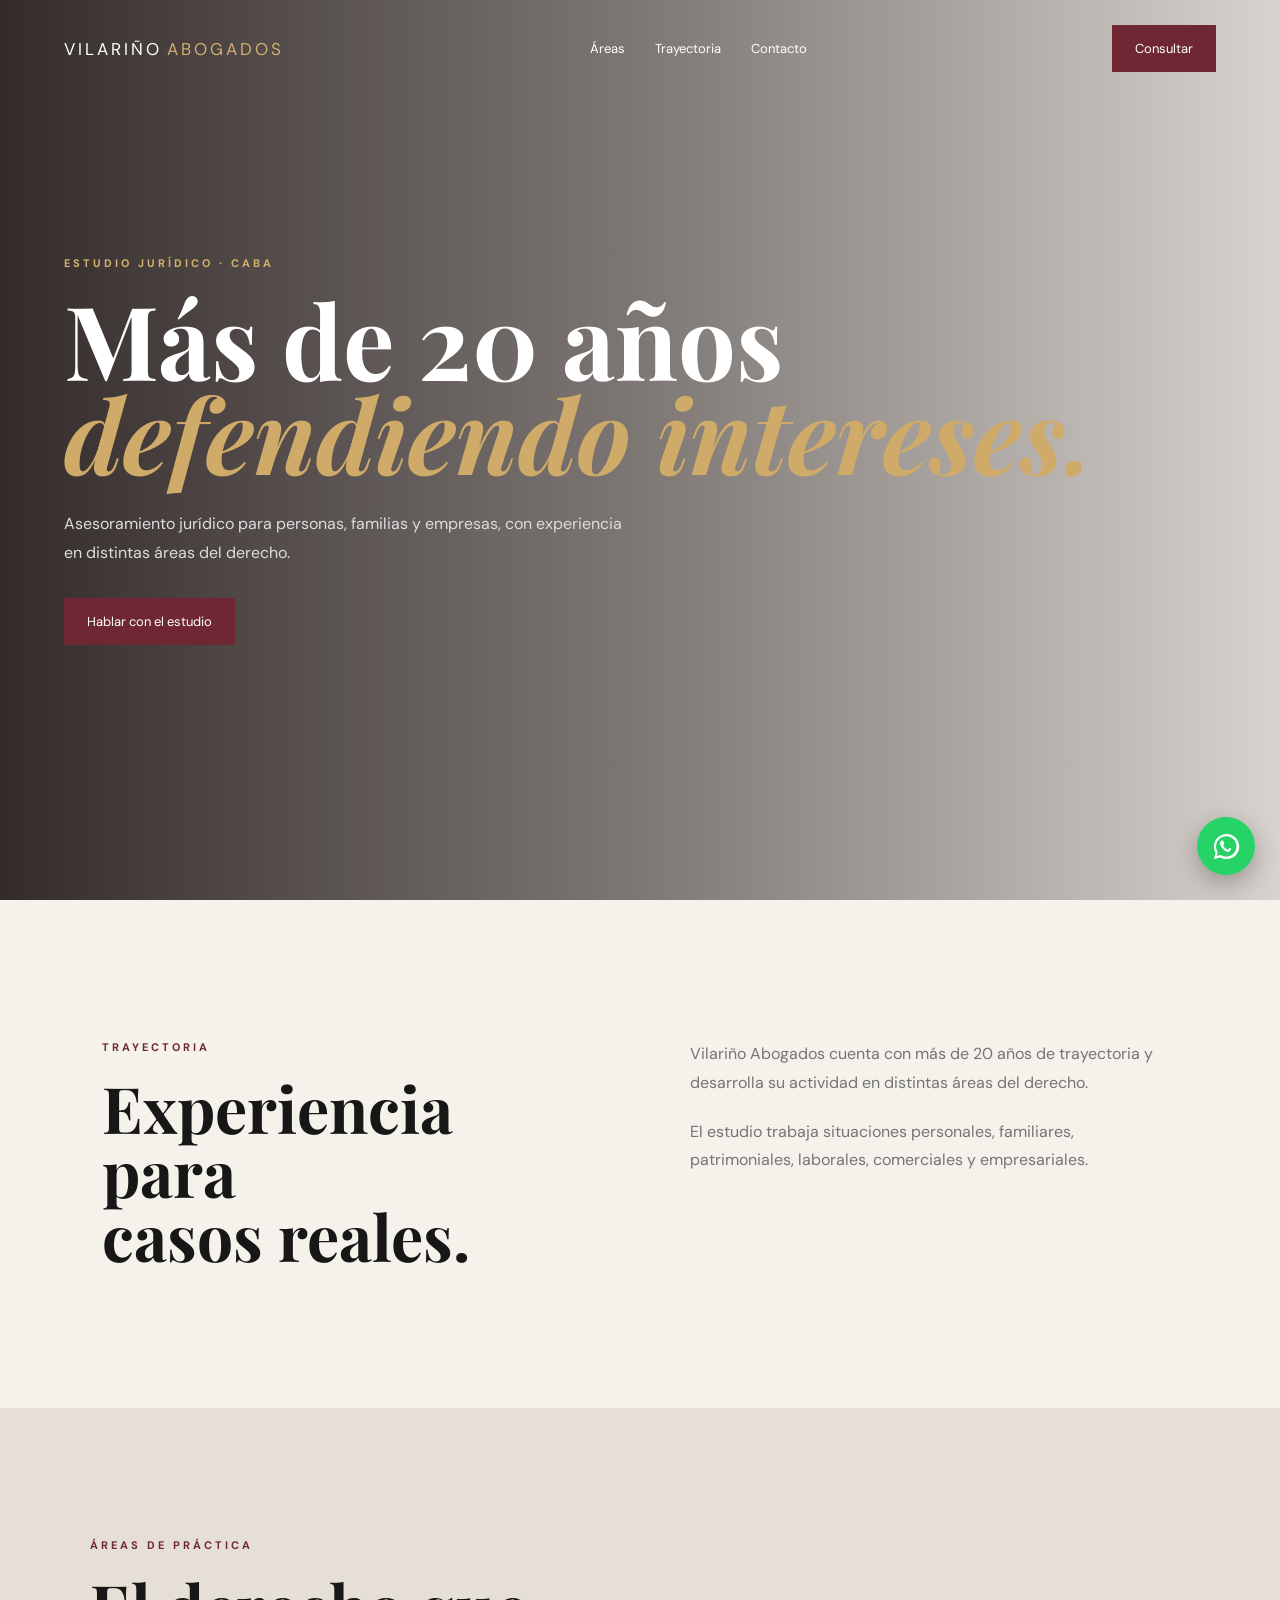
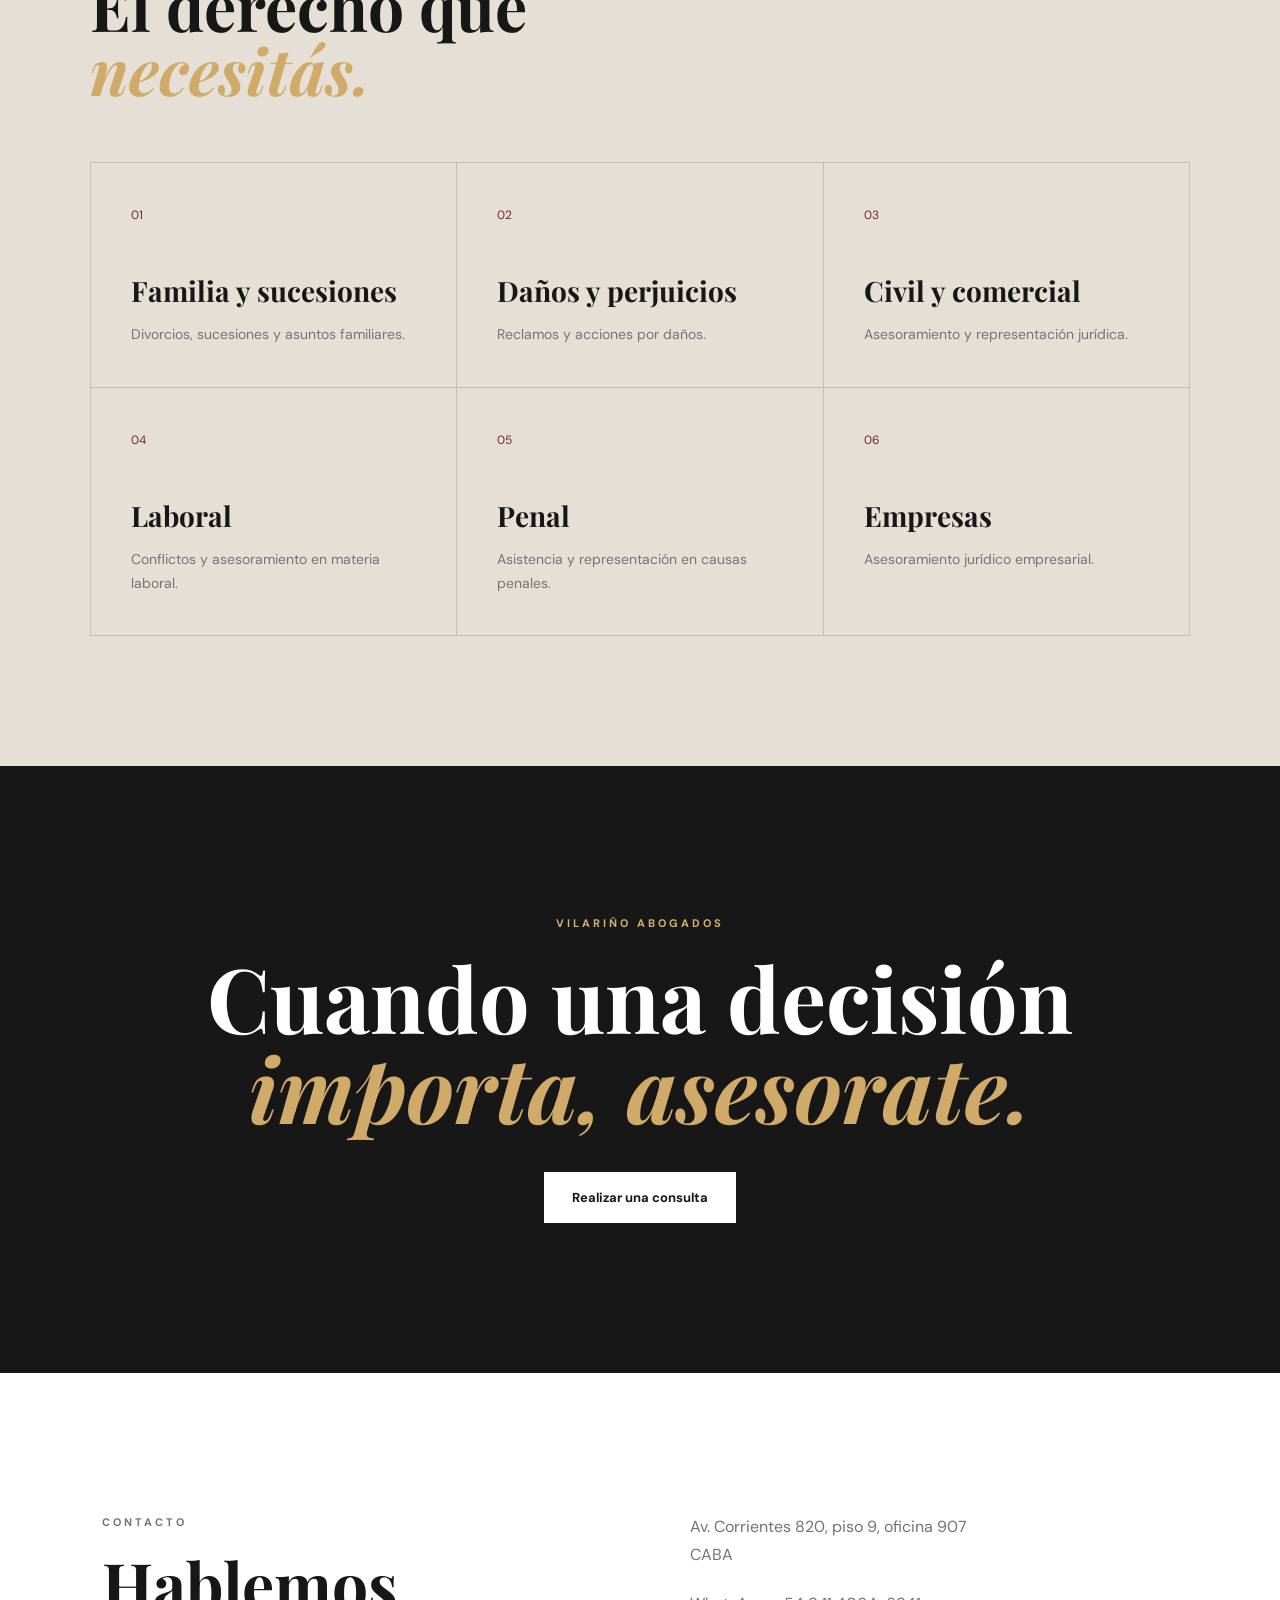
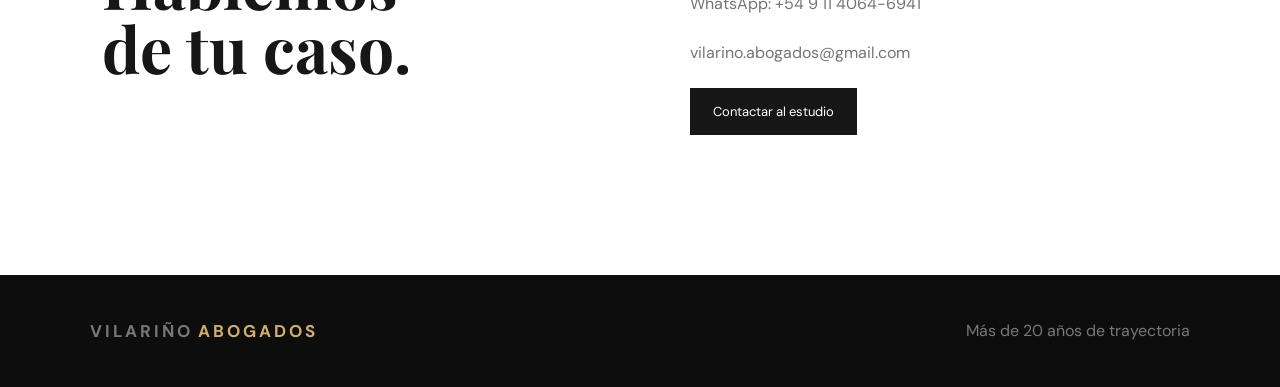
<file: E.J-Vilariño/index.html>
<!DOCTYPE html>
<html lang="es">
<head>
<meta charset="UTF-8">
<meta name="viewport" content="width=device-width,initial-scale=1.0">
<title>Vilariño Abogados</title>
<meta name="description" content="Vilariño Abogados - Estudio jurídico con más de 20 años de trayectoria.">
<link rel="preconnect" href="https://fonts.googleapis.com">
<link rel="preconnect" href="https://fonts.gstatic.com" crossorigin>
<link href="https://fonts.googleapis.com/css2?family=DM+Sans:wght@400;500;600;700&family=Playfair+Display:wght@600;700&display=swap" rel="stylesheet">
<link rel="stylesheet" href="styles.css">
</head>
<body>

<header>
<div class="nav">
<a class="logo" href="#">VILARIÑO<span>ABOGADOS</span></a>
<nav><a href="#areas">Áreas</a><a href="#trayectoria">Trayectoria</a><a href="#contacto">Contacto</a></nav>
<a class="btn" href="https://wa.me/5491140646941?text=Hola%2C%20quiero%20realizar%20una%20consulta%20jur%C3%ADdica." target="_blank">Consultar</a>
</div>
</header>

<section class="hero">
<div class="hero-content">
<p class="tag">ESTUDIO JURÍDICO · CABA</p>
<h1>Más de 20 años<br><i>defendiendo intereses.</i></h1>
<p>Asesoramiento jurídico para personas, familias y empresas, con experiencia en distintas áreas del derecho.</p>
<a class="btn" href="https://wa.me/5491140646941?text=Hola%2C%20quiero%20realizar%20una%20consulta%20jur%C3%ADdica." target="_blank">Hablar con el estudio</a>
</div>
</section>

<section id="trayectoria" class="about">
<div><p class="tag dark">TRAYECTORIA</p><h2>Experiencia para<br>casos reales.</h2></div>
<div><p>Vilariño Abogados cuenta con más de 20 años de trayectoria y desarrolla su actividad en distintas áreas del derecho.</p><p>El estudio trabaja situaciones personales, familiares, patrimoniales, laborales, comerciales y empresariales.</p></div>
</section>

<section id="areas" class="areas">
<p class="tag dark">ÁREAS DE PRÁCTICA</p>
<h2>El derecho que<br><i>necesitás.</i></h2>
<div class="grid">
<article><span>01</span><h3>Familia y sucesiones</h3><p>Divorcios, sucesiones y asuntos familiares.</p></article>
<article><span>02</span><h3>Daños y perjuicios</h3><p>Reclamos y acciones por daños.</p></article>
<article><span>03</span><h3>Civil y comercial</h3><p>Asesoramiento y representación jurídica.</p></article>
<article><span>04</span><h3>Laboral</h3><p>Conflictos y asesoramiento en materia laboral.</p></article>
<article><span>05</span><h3>Penal</h3><p>Asistencia y representación en causas penales.</p></article>
<article><span>06</span><h3>Empresas</h3><p>Asesoramiento jurídico empresarial.</p></article>
</div>
</section>

<section class="dark-section">
<p class="tag">VILARIÑO ABOGADOS</p>
<h2>Cuando una decisión<br><i>importa, asesorate.</i></h2>
<a class="white" href="https://wa.me/5491140646941?text=Hola%2C%20quiero%20consultar%20mi%20situaci%C3%B3n." target="_blank">Realizar una consulta</a>
</section>

<section id="contacto" class="contact">
<div><p class="tag dark">CONTACTO</p><h2>Hablemos<br>de tu caso.</h2></div>
<div><p>Av. Corrientes 820, piso 9, oficina 907<br>CABA</p><p>WhatsApp: +54 9 11 4064-6941</p><p>vilarino.abogados@gmail.com</p><a class="btn dark-btn" href="https://wa.me/5491140646941?text=Hola%2C%20quiero%20realizar%20una%20consulta%20jur%C3%ADdica." target="_blank">Contactar al estudio</a></div>
</section>

<footer><strong>VILARIÑO<span>ABOGADOS</span></strong><p>Más de 20 años de trayectoria</p></footer>

<a class="whatsapp" href="https://wa.me/5491140646941?text=Hola%2C%20quiero%20realizar%20una%20consulta%20jur%C3%ADdica." target="_blank"><svg viewBox="0 0 32 32"><path d="M16 3C8.8 3 3 8.8 3 16c0 2.3.6 4.5 1.7 6.5L3 29l6.7-1.7A13 13 0 1 0 16 3zm0 23.5c-2 0-4-.5-5.7-1.6l-.4-.2-4 1 1.1-3.9-.3-.4A10.5 10.5 0 1 1 16 26.5zm5.8-7.8c-.3-.2-1.9-1-2.2-1.1-.3-.1-.5-.2-.7.2-.2.3-.8 1.1-1 1.3-.2.2-.4.2-.7.1-2-.9-3.2-1.8-4.5-4-.3-.6.3-.6.9-1.8.1-.2.1-.4 0-.6-.1-.2-.7-1.8-1-2.4-.3-.6-.5-.5-.7-.5h-.6c-.2 0-.6.1-.9.4-.3.3-1.1 1.1-1.1 2.7s1.1 3.1 1.3 3.3c.2.2 2.2 3.5 5.5 4.9.8.3 1.4.5 2 .1.6-.1 1.9-.8 2.2-1.6.3-.8.3-1.4.2-1.6-.1-.1-.3-.2-.6-.4z"/></svg></a>
<script src="script.js"></script>
</body>
</html>
</file>
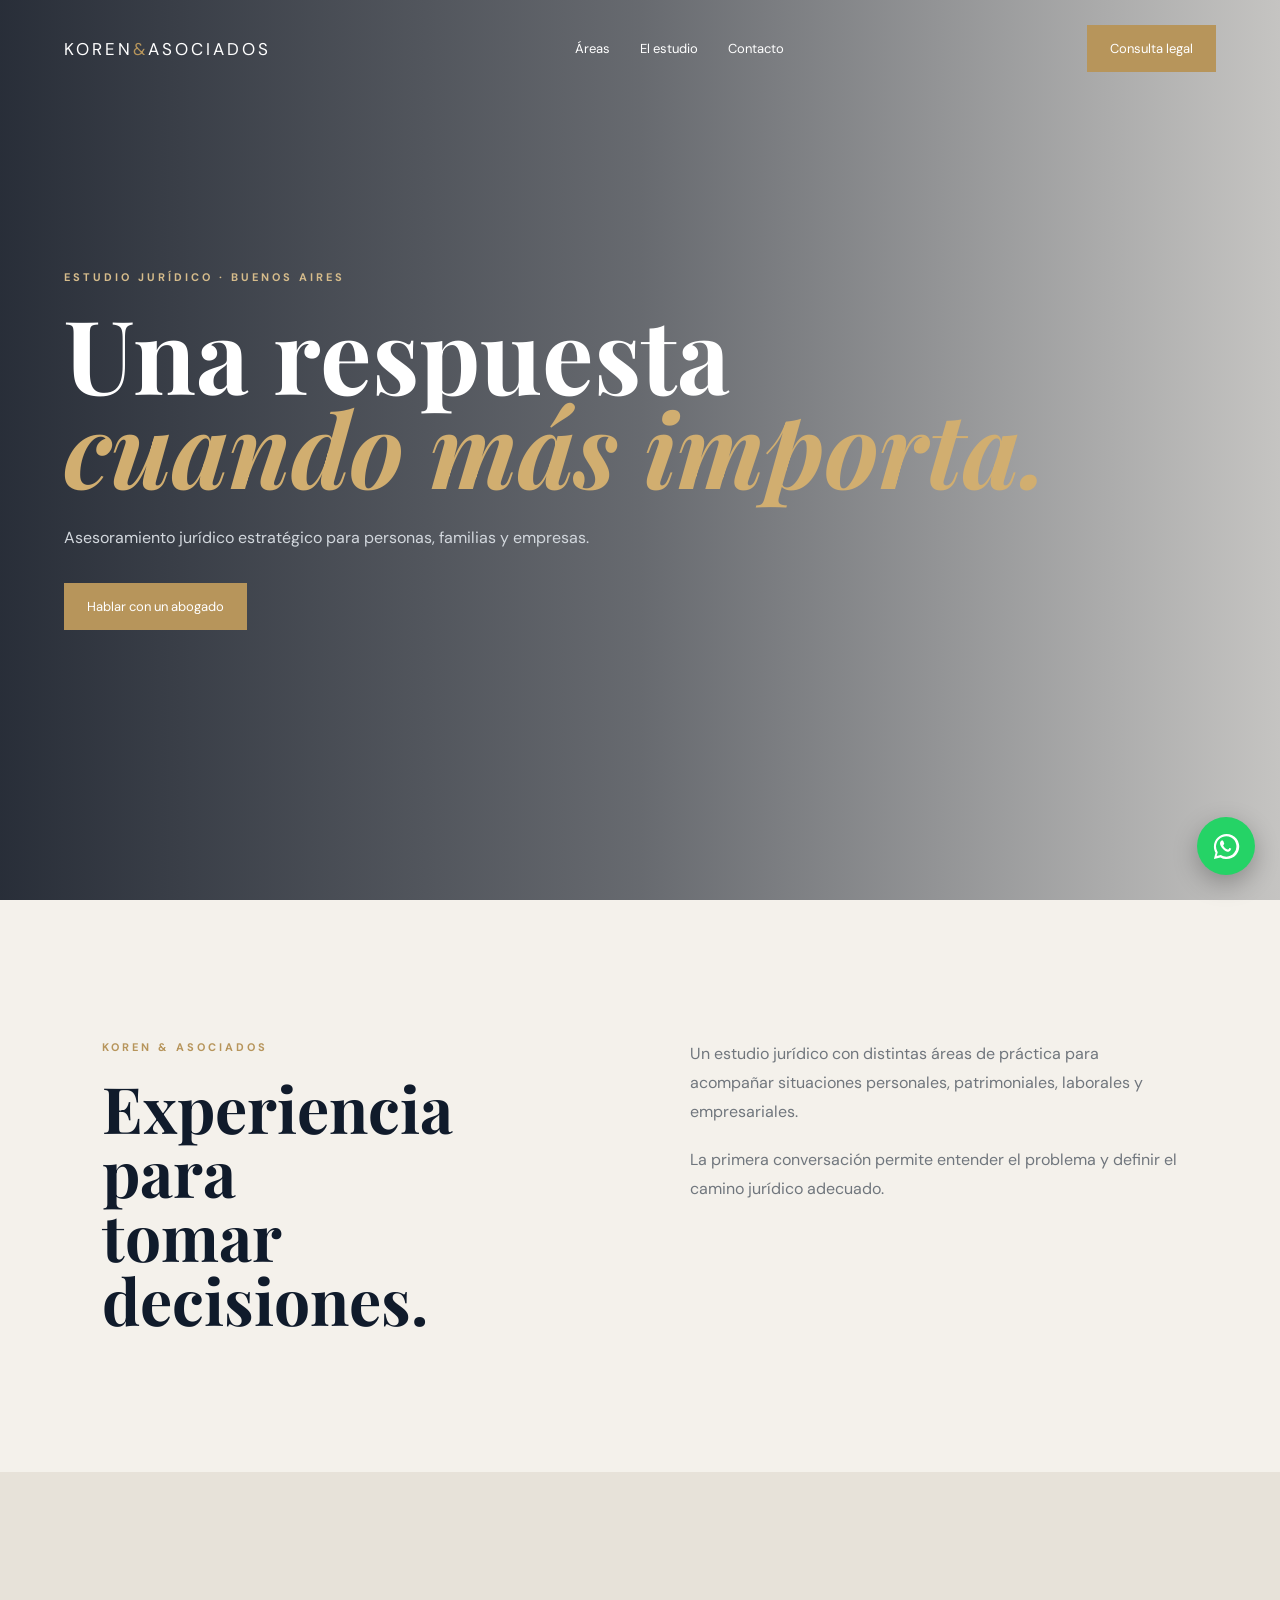
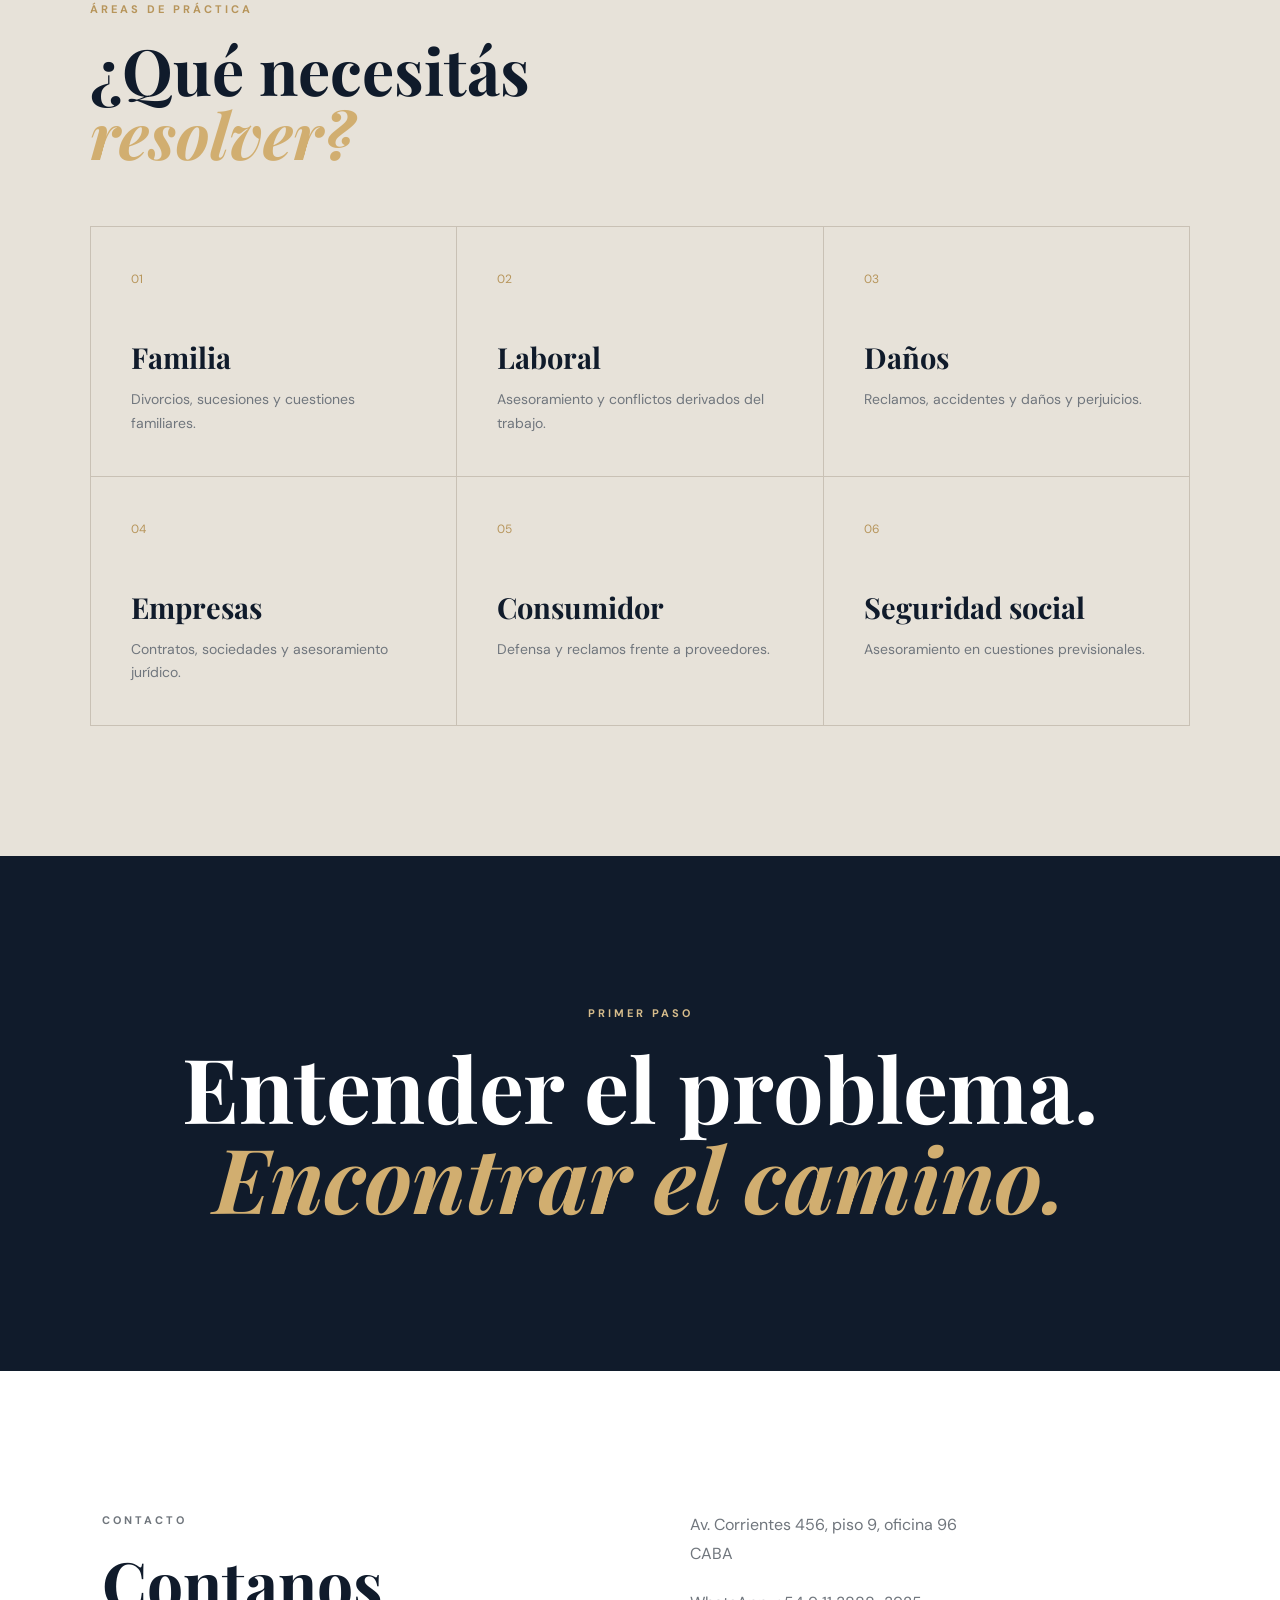
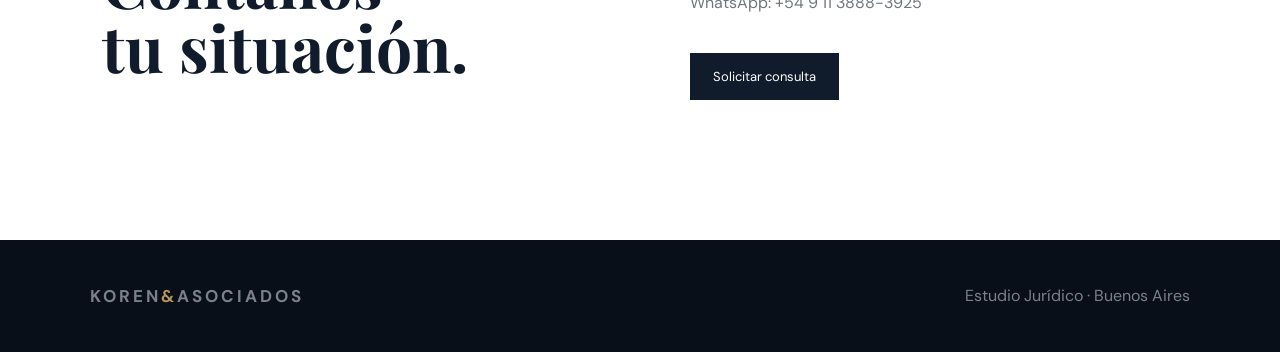
<file: KyA/index.html>
<!DOCTYPE html>
<html lang="es">
<head>
<meta charset="UTF-8">
<meta name="viewport" content="width=device-width,initial-scale=1.0">
<title>Koren & Asociados | Estudio Jurídico</title>
<meta name="description" content="Koren & Asociados - Estudio jurídico en Buenos Aires.">
<link rel="preconnect" href="https://fonts.googleapis.com">
<link rel="preconnect" href="https://fonts.gstatic.com" crossorigin>
<link href="https://fonts.googleapis.com/css2?family=DM+Sans:wght@400;500;600;700&family=Playfair+Display:wght@600;700&display=swap" rel="stylesheet">
<link rel="stylesheet" href="styles.css">
</head>
<body>

<header>
<div class="nav">
<a class="logo" href="#">KOREN<span>&</span>ASOCIADOS</a>
<nav><a href="#areas">Áreas</a><a href="#estudio">El estudio</a><a href="#contacto">Contacto</a></nav>
<a class="btn" href="https://wa.me/5491138883925?text=Hola%2C%20quiero%20realizar%20una%20consulta%20legal." target="_blank">Consulta legal</a>
</div>
</header>

<section class="hero">
<div class="hero-content">
<p class="tag">ESTUDIO JURÍDICO · BUENOS AIRES</p>
<h1>Una respuesta<br><i>cuando más importa.</i></h1>
<p>Asesoramiento jurídico estratégico para personas, familias y empresas.</p>
<a class="btn" href="https://wa.me/5491138883925?text=Hola%2C%20quiero%20realizar%20una%20consulta%20legal." target="_blank">Hablar con un abogado</a>
</div>
</section>

<section id="estudio" class="about">
<div><p class="tag dark">KOREN & ASOCIADOS</p><h2>Experiencia para<br>tomar decisiones.</h2></div>
<div><p>Un estudio jurídico con distintas áreas de práctica para acompañar situaciones personales, patrimoniales, laborales y empresariales.</p><p>La primera conversación permite entender el problema y definir el camino jurídico adecuado.</p></div>
</section>

<section id="areas" class="areas">
<p class="tag dark">ÁREAS DE PRÁCTICA</p>
<h2>¿Qué necesitás<br><i>resolver?</i></h2>
<div class="area-grid">
<article><span>01</span><h3>Familia</h3><p>Divorcios, sucesiones y cuestiones familiares.</p></article>
<article><span>02</span><h3>Laboral</h3><p>Asesoramiento y conflictos derivados del trabajo.</p></article>
<article><span>03</span><h3>Daños</h3><p>Reclamos, accidentes y daños y perjuicios.</p></article>
<article><span>04</span><h3>Empresas</h3><p>Contratos, sociedades y asesoramiento jurídico.</p></article>
<article><span>05</span><h3>Consumidor</h3><p>Defensa y reclamos frente a proveedores.</p></article>
<article><span>06</span><h3>Seguridad social</h3><p>Asesoramiento en cuestiones previsionales.</p></article>
</div>
</section>

<section class="statement">
<p class="tag">PRIMER PASO</p>
<h2>Entender el problema.<br><i>Encontrar el camino.</i></h2>
</section>

<section id="contacto" class="contact">
<div><p class="tag dark">CONTACTO</p><h2>Contanos<br>tu situación.</h2></div>
<div><p>Av. Corrientes 456, piso 9, oficina 96<br>CABA</p><p>WhatsApp: +54 9 11 3888-3925</p><a class="btn dark-btn" href="https://wa.me/5491138883925?text=Hola%2C%20quiero%20realizar%20una%20consulta%20legal." target="_blank">Solicitar consulta</a></div>
</section>

<footer><strong>KOREN<span>&</span>ASOCIADOS</strong><p>Estudio Jurídico · Buenos Aires</p></footer>

<a class="whatsapp" href="https://wa.me/5491138883925?text=Hola%2C%20quiero%20realizar%20una%20consulta%20legal." target="_blank"><svg viewBox="0 0 32 32"><path d="M16 3C8.8 3 3 8.8 3 16c0 2.3.6 4.5 1.7 6.5L3 29l6.7-1.7A13 13 0 1 0 16 3zm0 23.5c-2 0-4-.5-5.7-1.6l-.4-.2-4 1 1.1-3.9-.3-.4A10.5 10.5 0 1 1 16 26.5zm5.8-7.8c-.3-.2-1.9-1-2.2-1.1-.3-.1-.5-.2-.7.2-.2.3-.8 1.1-1 1.3-.2.2-.4.2-.7.1-2-.9-3.2-1.8-4.5-4-.3-.6.3-.6.9-1.8.1-.2.1-.4 0-.6-.1-.2-.7-1.8-1-2.4-.3-.6-.5-.5-.7-.5h-.6c-.2 0-.6.1-.9.4-.3.3-1.1 1.1-1.1 2.7s1.1 3.1 1.3 3.3c.2.2 2.2 3.5 5.5 4.9.8.3 1.4.5 2 .1.6-.1 1.9-.8 2.2-1.6.3-.8.3-1.4.2-1.6-.1-.1-.3-.2-.6-.4z"/></svg></a>
<script src="script.js"></script>
</body>
</html>
</file>
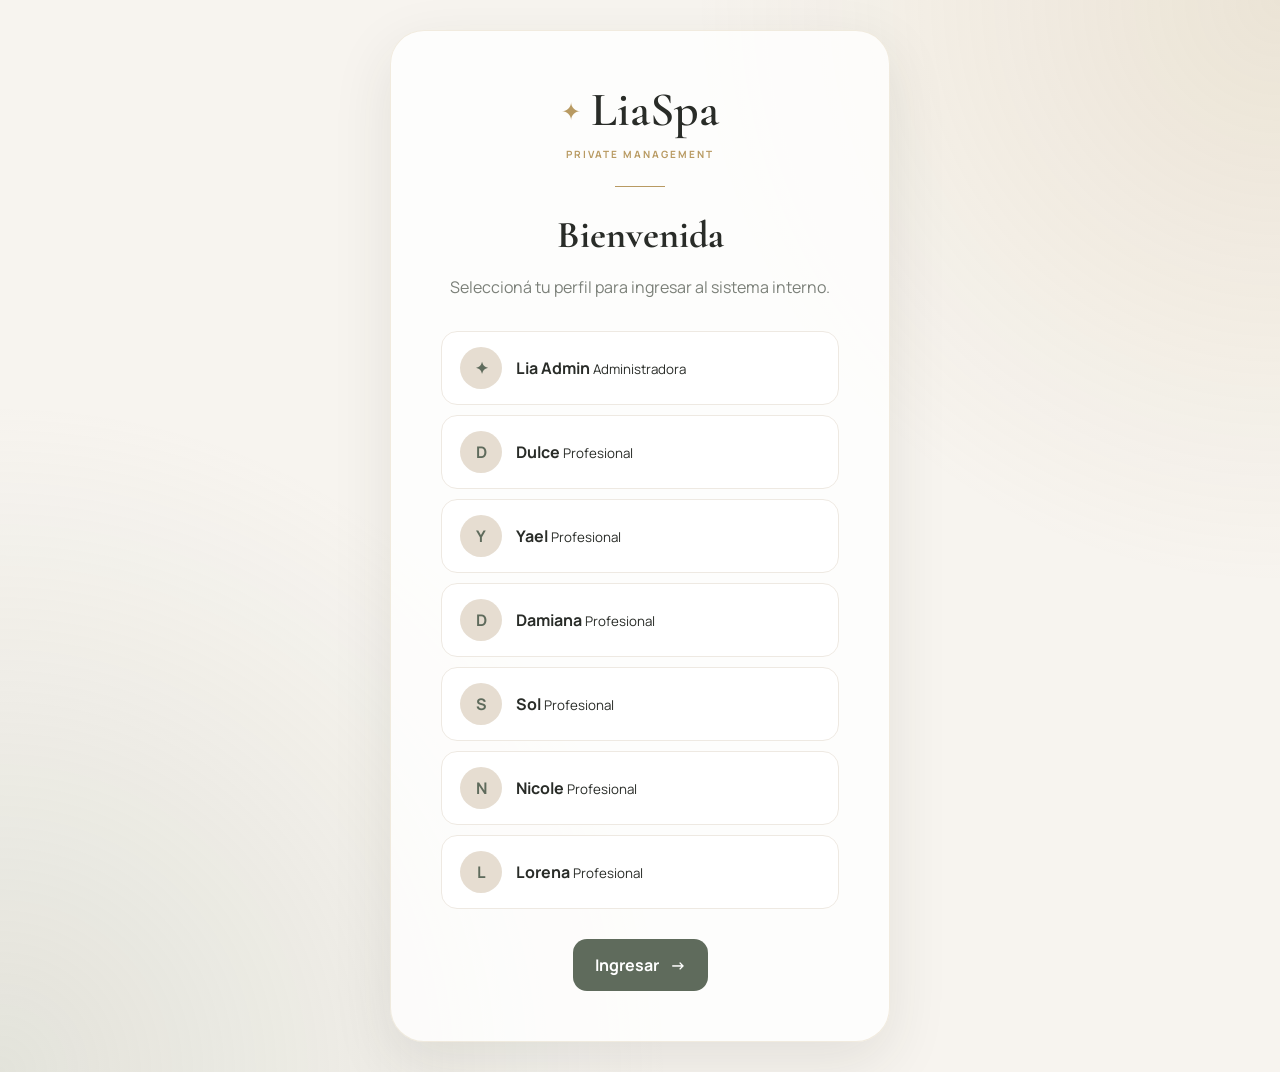
<file: LiaSpa-App/index.html>
<!DOCTYPE html>
<html lang="es">
<head>
  <meta charset="UTF-8">
  <meta name="viewport" content="width=device-width, initial-scale=1.0">

  <title>LiaSpa Private</title>

  <link rel="preconnect" href="https://fonts.googleapis.com">
  <link rel="preconnect" href="https://fonts.gstatic.com" crossorigin>

  <link href="https://fonts.googleapis.com/css2?family=Cormorant+Garamond:wght@500;600;700&family=Manrope:wght@400;500;600;700&display=swap" rel="stylesheet">

  <link rel="stylesheet" href="styles.css">
</head>

<body>

  <!-- LOGIN -->

  <section id="loginScreen" class="login-screen">

    <div class="login-card">

      <div class="brand-mark">
        <span>✦</span>
        <h1>LiaSpa</h1>
      </div>

      <p class="brand-subtitle">PRIVATE MANAGEMENT</p>

      <div class="login-line"></div>

      <h2>Bienvenida</h2>

      <p class="login-text">
        Seleccioná tu perfil para ingresar al sistema interno.
      </p>

      <div id="profileSelector" class="profile-selector"></div>

      <button id="loginButton" class="primary-btn">
        Ingresar <span>→</span>
      </button>

    </div>

  </section>


  <!-- APP -->

  <section id="appScreen" class="app hidden">

    <aside class="sidebar">

      <div class="sidebar-brand">

        <div class="brand-mark">
          <span>✦</span>
          <h1>LiaSpa</h1>
        </div>

        <p>PRIVATE MANAGEMENT</p>

      </div>


      <nav class="nav">

        <button class="nav-item active" data-page="dashboard">
          <span>⌂</span>
          Inicio
        </button>

        <button class="nav-item" data-page="agenda">
          <span>◫</span>
          Agenda
        </button>

        <button class="nav-item admin-only" data-page="team">
          <span>♧</span>
          Equipo
        </button>

        <button class="nav-item admin-only" data-page="history">
          <span>◷</span>
          Historial
        </button>

        <button class="nav-item" data-page="profile">
          <span>◉</span>
          Mi perfil
        </button>

      </nav>


      <div class="sidebar-bottom">

        <div id="currentUserCard" class="current-user-card"></div>

        <button id="logoutButton" class="logout-btn">
          Cerrar sesión
        </button>

      </div>

    </aside>


    <!-- MAIN -->

    <main class="main-content">

      <header class="topbar">

        <div>
          <p id="topGreeting" class="eyebrow">LIA SPA PRIVATE</p>
          <h1 id="pageTitle">Inicio</h1>
        </div>

        <div id="todayDate" class="today-date"></div>

      </header>


      <!-- DASHBOARD -->

      <section id="dashboardPage" class="page active-page">

        <div id="welcomeBox" class="welcome-box"></div>

        <div id="statsGrid" class="stats-grid"></div>

        <div class="section-heading">
          <div>
            <p class="eyebrow">AGENDA</p>
            <h2>Próximos turnos</h2>
          </div>

          <button class="secondary-btn go-agenda">
            Ver agenda →
          </button>
        </div>

        <div id="upcomingAppointments" class="appointment-list"></div>

      </section>


      <!-- AGENDA -->

      <section id="agendaPage" class="page">

        <div class="agenda-toolbar">

          <div class="date-control">

            <button id="prevDay">←</button>

            <div>
              <p class="eyebrow">AGENDA DEL DÍA</p>
              <h2 id="selectedDateLabel"></h2>
            </div>

            <button id="nextDay">→</button>

          </div>

          <button id="newAppointmentBtn" class="primary-btn">
            + Nuevo turno
          </button>

        </div>


        <div id="employeeFilter" class="employee-filter"></div>

        <div id="agendaContainer" class="agenda-container"></div>

      </section>


      <!-- TEAM -->

      <section id="teamPage" class="page">

        <div class="section-heading">
          <div>
            <p class="eyebrow">EQUIPO</p>
            <h2>Profesionales LiaSpa</h2>
          </div>
        </div>

        <div id="teamGrid" class="team-grid"></div>

      </section>


      <!-- HISTORY -->

      <section id="historyPage" class="page">

        <div class="section-heading">

          <div>
            <p class="eyebrow">ACTIVIDAD</p>
            <h2>Historial de movimientos</h2>
          </div>

        </div>

        <div id="historyList" class="history-list"></div>

      </section>


      <!-- PROFILE -->

      <section id="profilePage" class="page">

        <div id="profileContent"></div>

      </section>

    </main>


    <!-- MOBILE NAV -->

    <nav class="mobile-nav">

      <button class="mobile-nav-item active" data-page="dashboard">
        <span>⌂</span>
        Inicio
      </button>

      <button class="mobile-nav-item" data-page="agenda">
        <span>◫</span>
        Agenda
      </button>

      <button class="mobile-nav-item admin-only" data-page="history">
        <span>◷</span>
        Actividad
      </button>

      <button class="mobile-nav-item" data-page="profile">
        <span>◉</span>
        Perfil
      </button>

    </nav>


  </section>


  <!-- MODAL NUEVO TURNO -->

  <div id="appointmentModal" class="modal hidden">

    <div class="modal-overlay"></div>

    <div class="modal-card">

      <button id="closeModal" class="modal-close">×</button>

      <p class="eyebrow">AGENDA LIA SPA</p>

      <h2>Nuevo turno</h2>

      <form id="appointmentForm">

        <div class="form-grid">

          <label>
            Profesional

            <select id="appointmentEmployee" required></select>
          </label>

          <label>
            Cliente

            <input
              id="appointmentClient"
              type="text"
              placeholder="Nombre del cliente"
              required
            >
          </label>

          <label>
            Fecha

            <input
              id="appointmentDate"
              type="date"
              required
            >
          </label>

          <label>
            Hora

            <select id="appointmentTime" required></select>
          </label>

          <label>
            Servicio

            <input
              id="appointmentService"
              type="text"
              placeholder="Ej: Manicuría"
            >
          </label>

          <label>
            Importe

            <input
              id="appointmentAmount"
              type="number"
              min="0"
              placeholder="Ej: 25000"
              required
            >
          </label>

        </div>

        <label class="full-label">
          Notas

          <textarea
            id="appointmentNotes"
            placeholder="Información adicional..."
          ></textarea>
        </label>

        <div id="availabilityMessage" class="availability-message"></div>

        <button type="submit" class="primary-btn full-btn">
          Guardar turno →
        </button>

      </form>

    </div>

  </div>


  <!-- MODAL DETALLE -->

  <div id="detailModal" class="modal hidden">

    <div class="modal-overlay"></div>

    <div id="detailContent" class="modal-card detail-card"></div>

  </div>


  <!-- TOAST -->

  <div id="toast" class="toast"></div>


  <script src="script.js"></script>

</body>
</html>
</file>
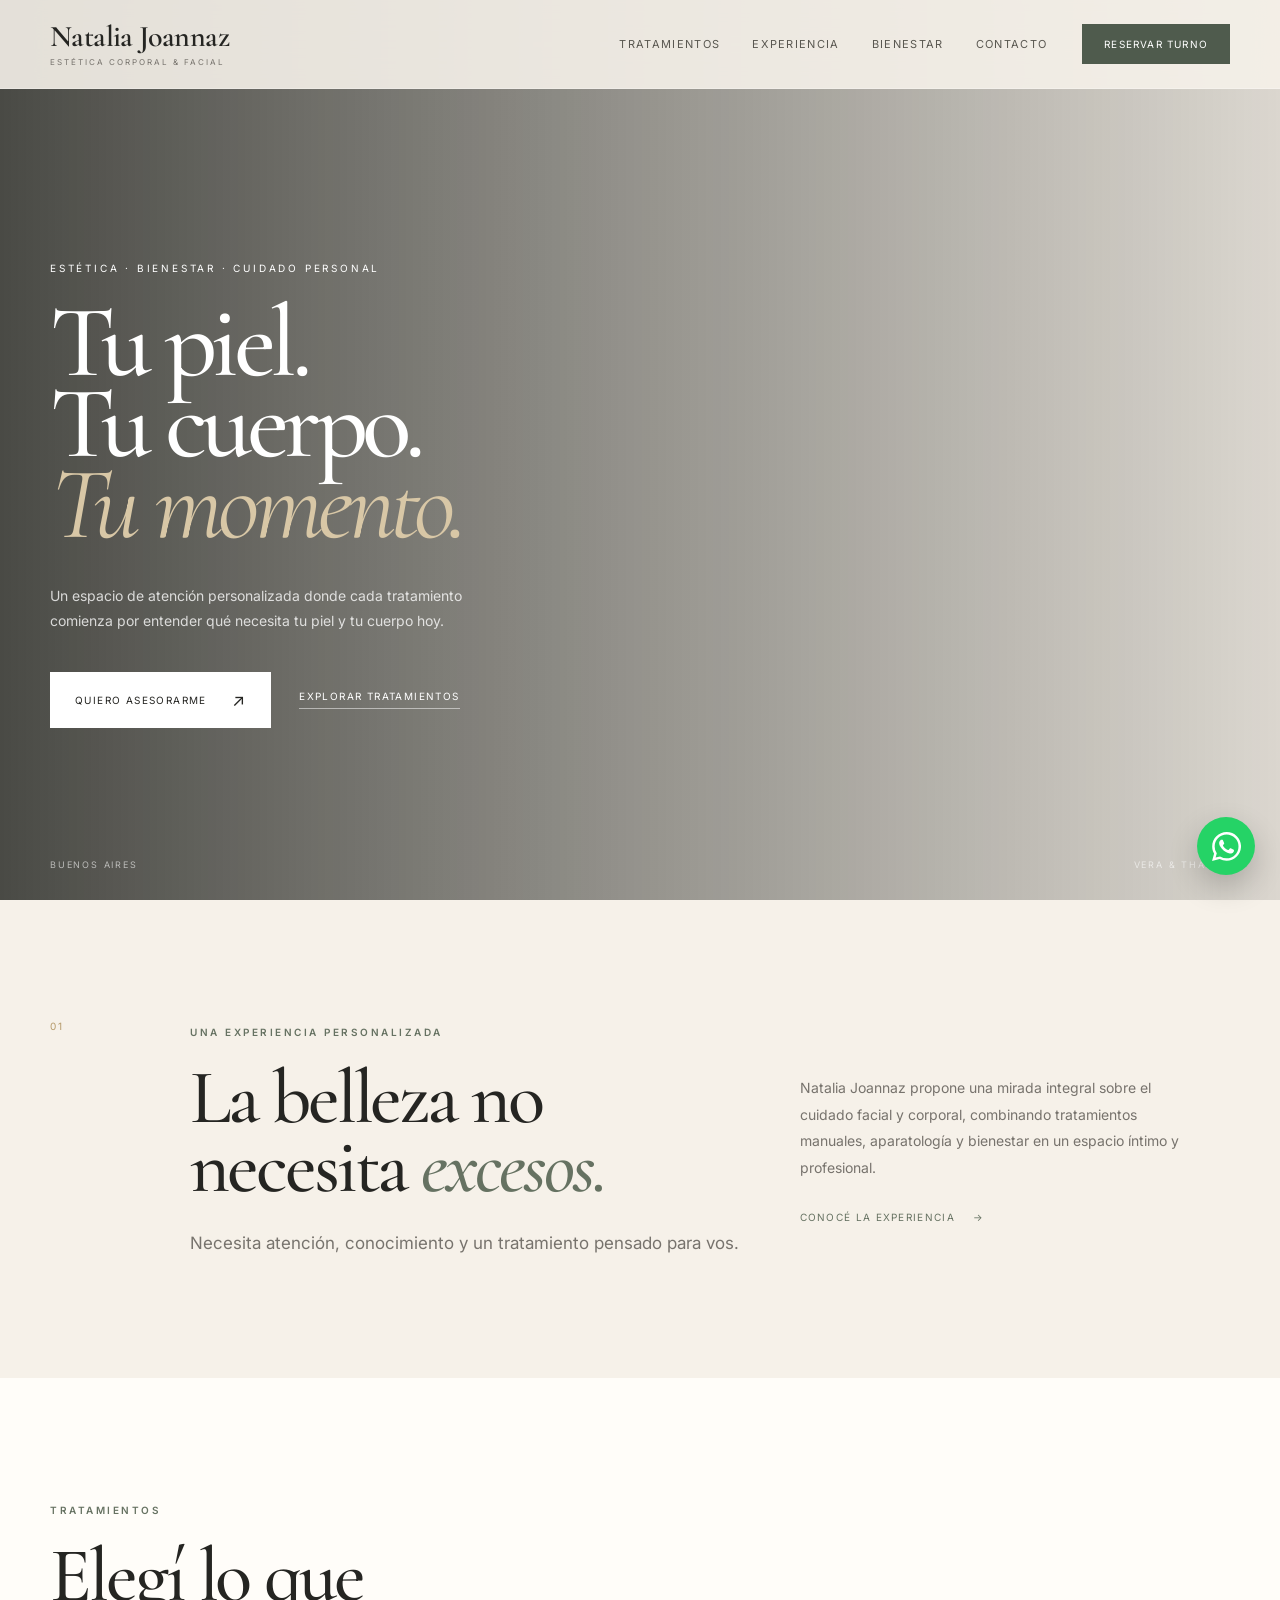
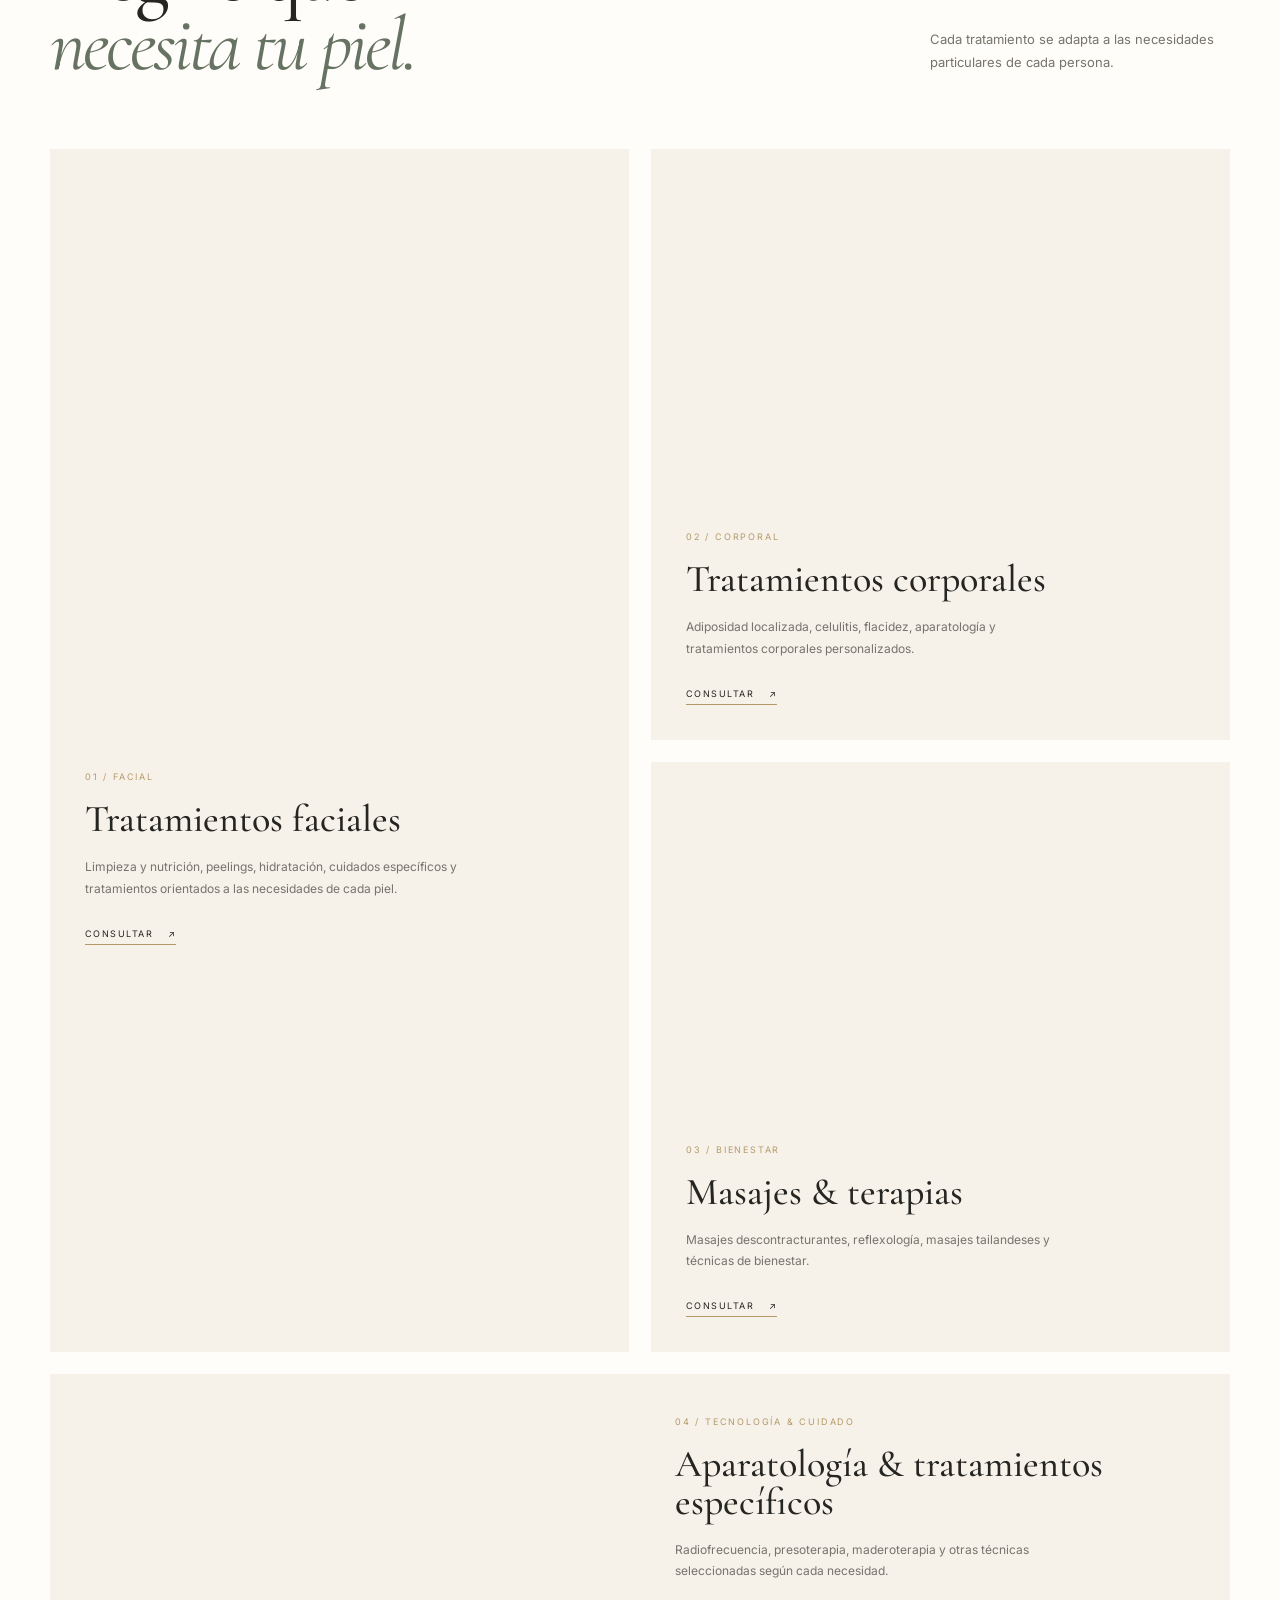
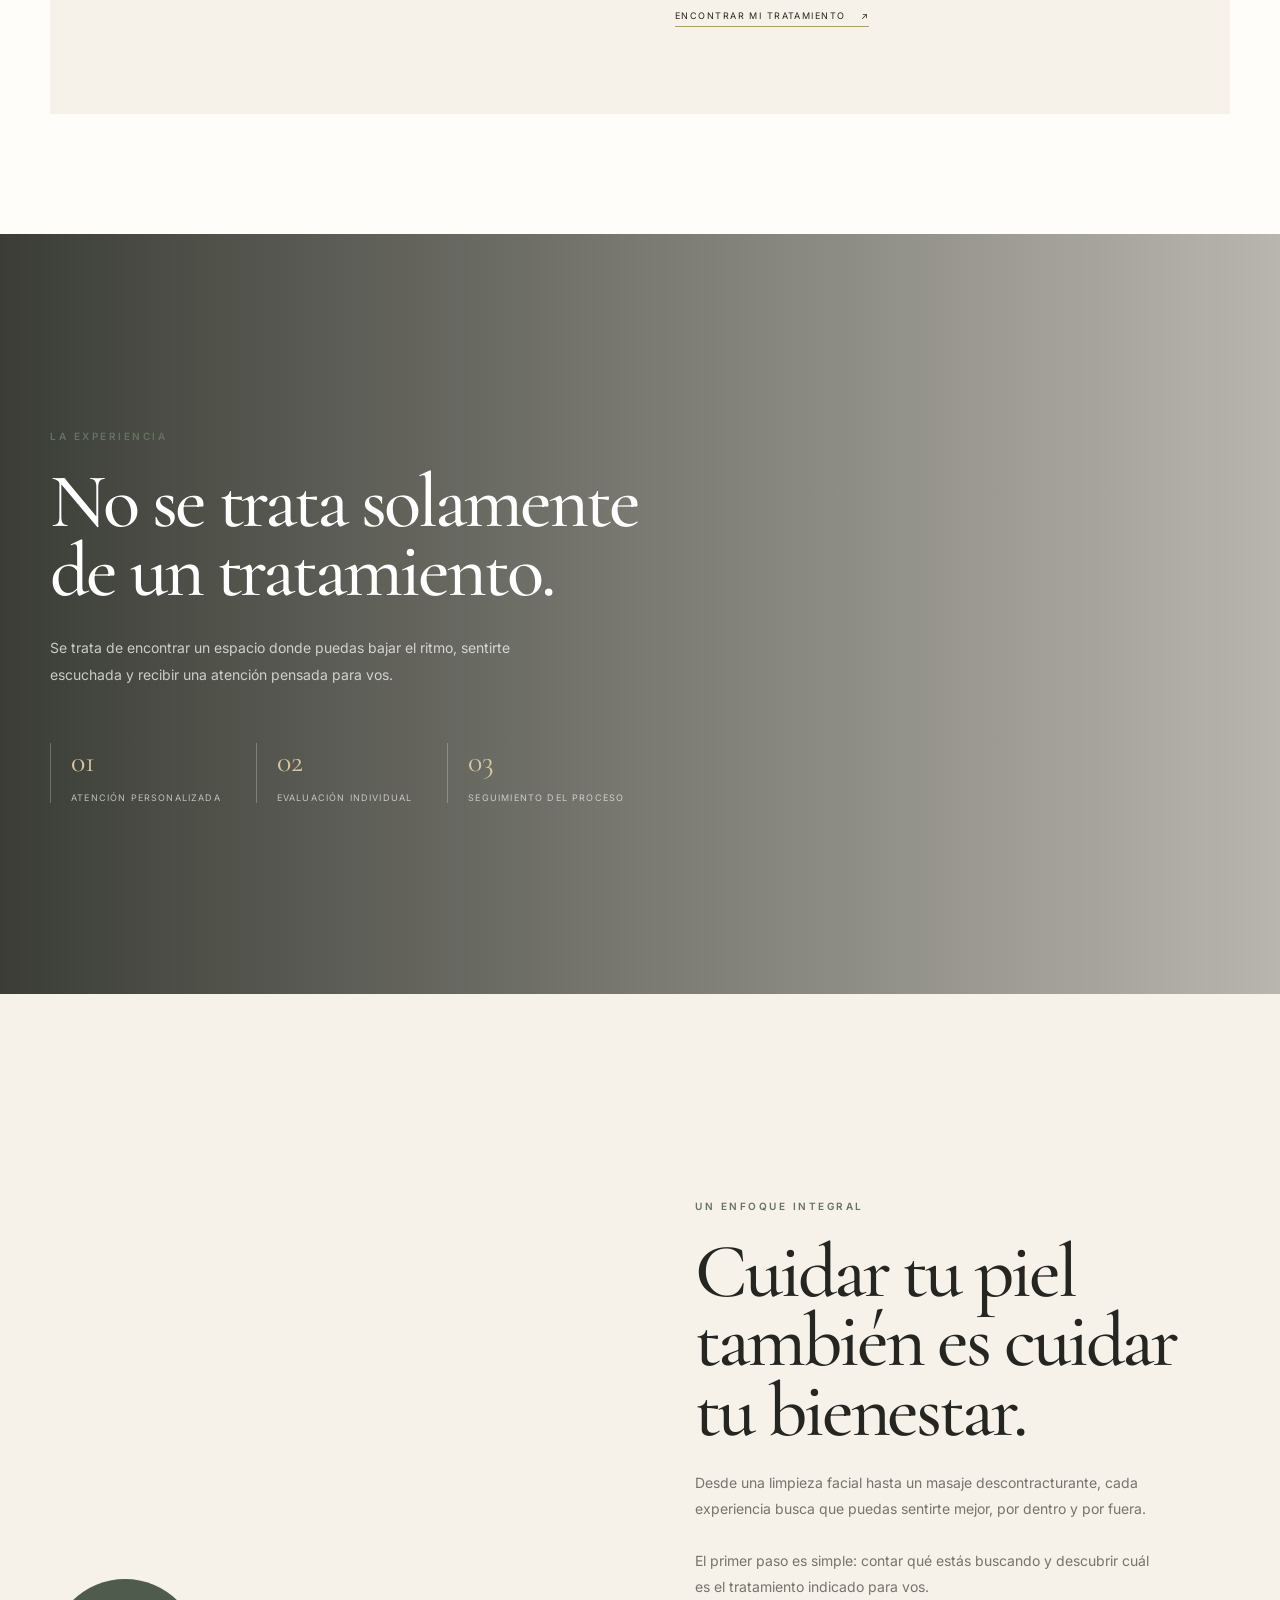
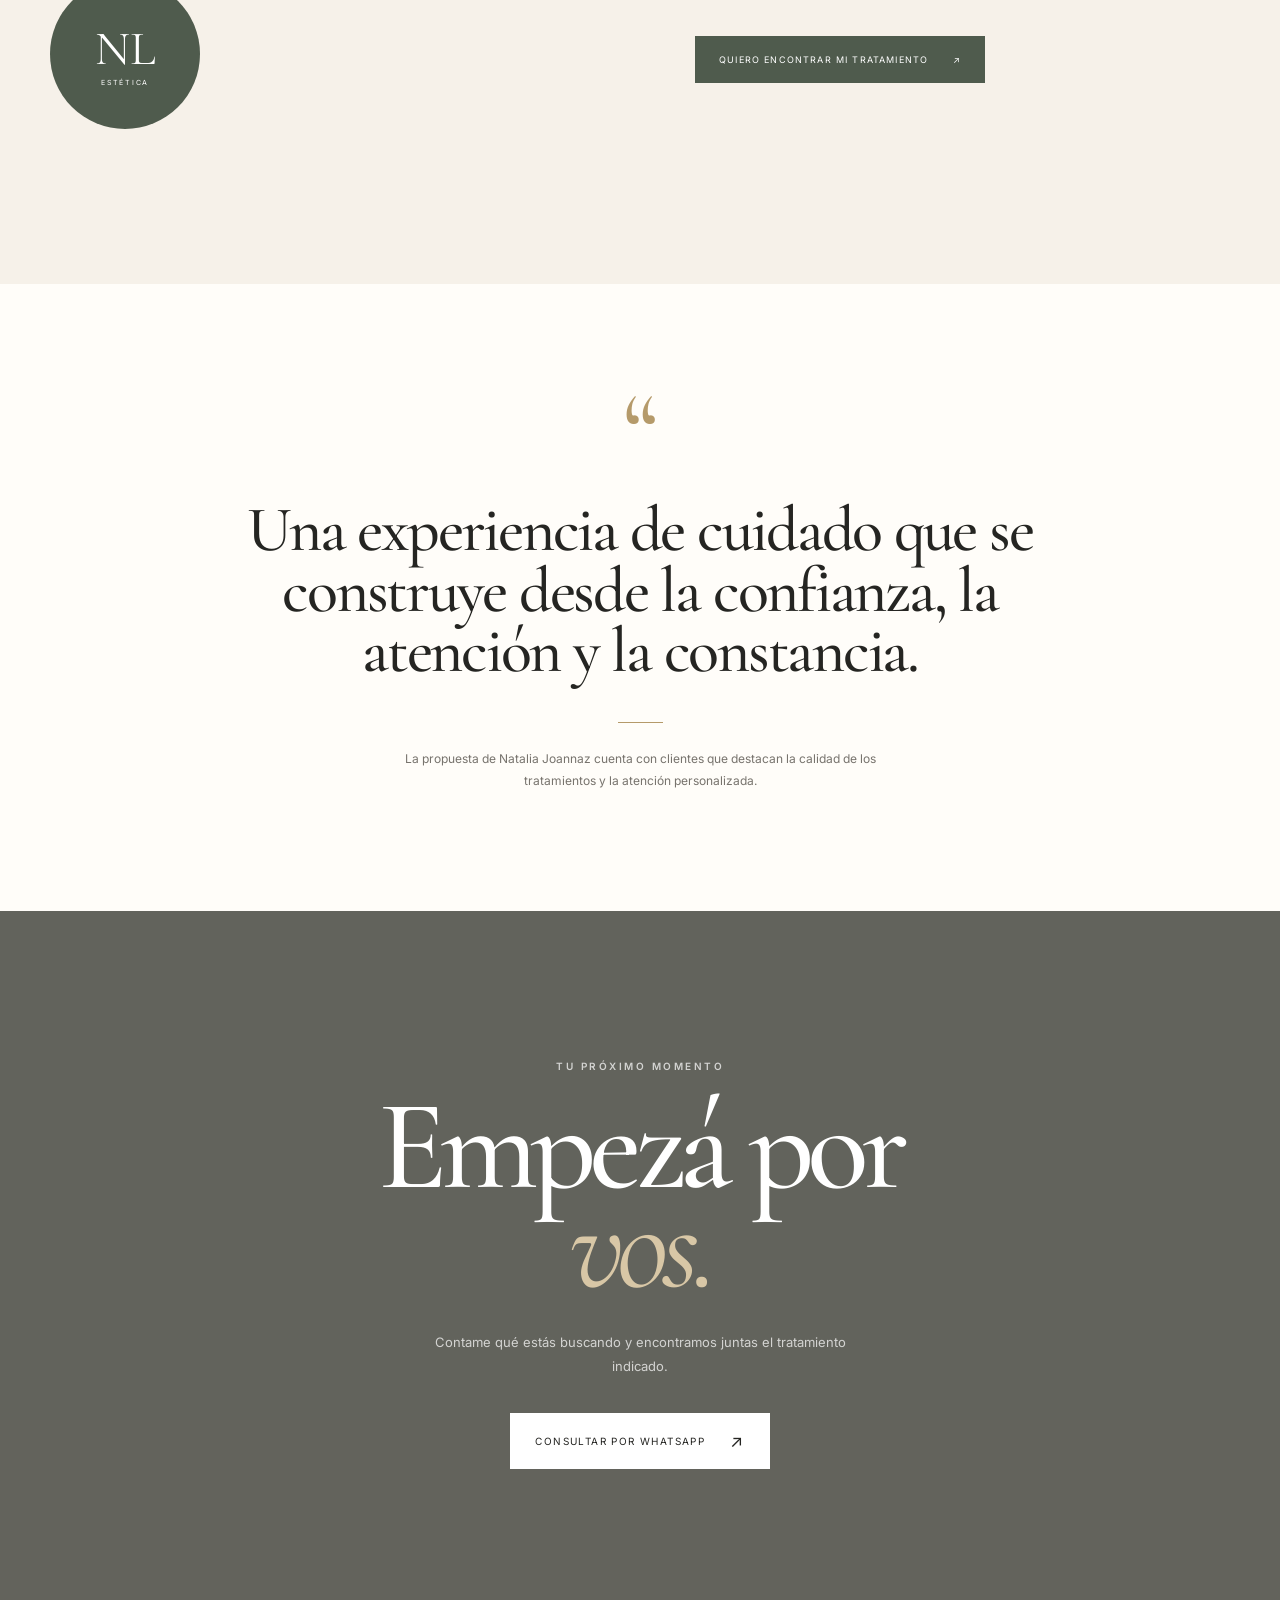
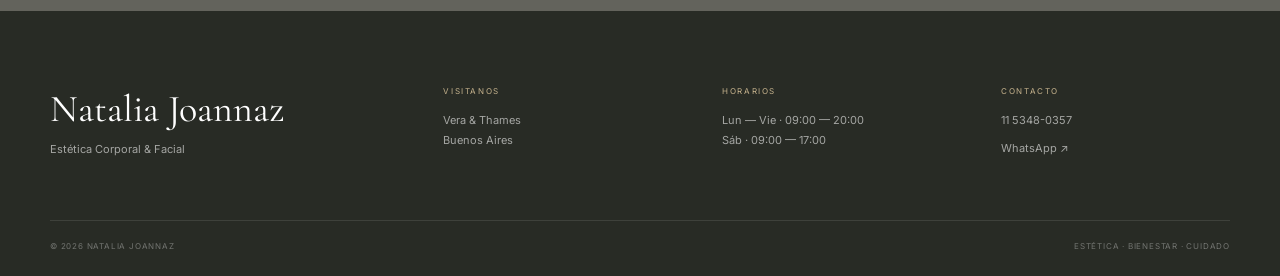
<file: Natalia-Spa-Demo/index.html>
<!DOCTYPE html>
<html lang="es">
<head>
  <meta charset="UTF-8">
  <meta name="viewport" content="width=device-width, initial-scale=1.0">

  <title>Natalia Joannaz | Estética Corporal & Facial</title>
  <meta name="description" content="Natalia Joannaz - Estética Corporal y Facial. Tratamientos faciales, corporales, masajes y bienestar personalizado en Buenos Aires.">

  <link rel="preconnect" href="https://fonts.googleapis.com">
  <link rel="preconnect" href="https://fonts.gstatic.com" crossorigin>
  <link href="https://fonts.googleapis.com/css2?family=Cormorant+Garamond:wght@400;500;600;700&family=Inter:wght@300;400;500;600&display=swap" rel="stylesheet">

  <link rel="stylesheet" href="styles.css">
</head>

<body>

  <!-- HEADER -->
  <header class="header" id="header">
    <div class="container nav">

      <a href="#inicio" class="brand">
        <span class="brand-name">Natalia Joannaz</span>
        <span class="brand-sub">ESTÉTICA CORPORAL & FACIAL</span>
      </a>

      <nav class="desktop-nav">
        <a href="#tratamientos">Tratamientos</a>
        <a href="#experiencia">Experiencia</a>
        <a href="#bienestar">Bienestar</a>
        <a href="#contacto">Contacto</a>
      </nav>

      <a
        href="https://wa.me/541153480357?text=Hola%20Natalia%2C%20quiero%20consultar%20por%20un%20tratamiento."
        target="_blank"
        class="nav-cta"
      >
        Reservar turno
      </a>

      <button class="menu-btn" id="menuBtn" aria-label="Abrir menú">
        <span></span>
        <span></span>
      </button>

    </div>

    <div class="mobile-menu" id="mobileMenu">
      <a href="#tratamientos">Tratamientos</a>
      <a href="#experiencia">Experiencia</a>
      <a href="#bienestar">Bienestar</a>
      <a href="#contacto">Contacto</a>
      <a
        href="https://wa.me/541153480357?text=Hola%20Natalia%2C%20quiero%20consultar%20por%20un%20tratamiento."
        target="_blank"
      >
        Reservar turno
      </a>
    </div>
  </header>


  <!-- HERO -->
  <main>

    <section class="hero" id="inicio">

      <div class="hero-image"></div>

      <div class="hero-overlay"></div>

      <div class="container hero-content">

        <div class="hero-label reveal">
          ESTÉTICA · BIENESTAR · CUIDADO PERSONAL
        </div>

        <h1 class="reveal delay-1">
          Tu piel.<br>
          Tu cuerpo.<br>
          <em>Tu momento.</em>
        </h1>

        <p class="hero-text reveal delay-2">
          Un espacio de atención personalizada donde cada tratamiento
          comienza por entender qué necesita tu piel y tu cuerpo hoy.
        </p>

        <div class="hero-actions reveal delay-3">
          <a
            href="https://wa.me/541153480357?text=Hola%20Natalia%2C%20quiero%20saber%20qué%20tratamiento%20es%20ideal%20para%20mí."
            target="_blank"
            class="btn btn-light"
          >
            Quiero asesorarme
            <span>↗</span>
          </a>

          <a href="#tratamientos" class="text-link">
            Explorar tratamientos
          </a>
        </div>

      </div>

      <div class="hero-bottom">
        <span>Buenos Aires</span>
        <span>Vera & Thames</span>
      </div>

    </section>


    <!-- INTRO -->
    <section class="intro section">

      <div class="container intro-grid">

        <div class="section-number">01</div>

        <div>
          <span class="eyebrow">UNA EXPERIENCIA PERSONALIZADA</span>

          <h2>
            La belleza no necesita
            <span>excesos.</span>
          </h2>

          <p>
            Necesita atención, conocimiento y un tratamiento pensado
            para vos.
          </p>
        </div>

        <div class="intro-description">
          <p>
            Natalia Joannaz propone una mirada integral sobre el cuidado
            facial y corporal, combinando tratamientos manuales,
            aparatología y bienestar en un espacio íntimo y profesional.
          </p>

          <a href="#experiencia" class="arrow-link">
            Conocé la experiencia <span>→</span>
          </a>
        </div>

      </div>

    </section>


    <!-- TRATAMIENTOS -->
    <section class="treatments section" id="tratamientos">

      <div class="container">

        <div class="section-head reveal">

          <div>
            <span class="eyebrow">TRATAMIENTOS</span>

            <h2>
              Elegí lo que<br>
              <em>necesita tu piel.</em>
            </h2>
          </div>

          <p>
            Cada tratamiento se adapta a las necesidades
            particulares de cada persona.
          </p>

        </div>


        <div class="treatment-grid">

          <article class="treatment-card large reveal">

            <div
              class="card-image"
              style="background-image:url('https://images.unsplash.com/photo-1570172619644-dfd03ed5d881?auto=format&fit=crop&w=1200&q=85')"
            ></div>

            <div class="card-content">
              <span>01 / FACIAL</span>

              <h3>Tratamientos faciales</h3>

              <p>
                Limpieza y nutrición, peelings, hidratación,
                cuidados específicos y tratamientos orientados
                a las necesidades de cada piel.
              </p>

              <a
                href="https://wa.me/541153480357?text=Hola%20Natalia%2C%20quiero%20consultar%20por%20un%20tratamiento%20facial."
                target="_blank"
              >
                Consultar <span>↗</span>
              </a>
            </div>

          </article>


          <article class="treatment-card reveal">

            <div
              class="card-image"
              style="background-image:url('https://images.unsplash.com/photo-1540555700478-4be289fbecef?auto=format&fit=crop&w=1000&q=85')"
            ></div>

            <div class="card-content">
              <span>02 / CORPORAL</span>

              <h3>Tratamientos corporales</h3>

              <p>
                Adiposidad localizada, celulitis, flacidez,
                aparatología y tratamientos corporales personalizados.
              </p>

              <a
                href="https://wa.me/541153480357?text=Hola%20Natalia%2C%20quiero%20consultar%20por%20un%20tratamiento%20corporal."
                target="_blank"
              >
                Consultar <span>↗</span>
              </a>
            </div>

          </article>


          <article class="treatment-card reveal">

            <div
              class="card-image"
              style="background-image:url('https://images.unsplash.com/photo-1600334089648-b0d9d3028eb2?auto=format&fit=crop&w=1000&q=85')"
            ></div>

            <div class="card-content">
              <span>03 / BIENESTAR</span>

              <h3>Masajes & terapias</h3>

              <p>
                Masajes descontracturantes, reflexología,
                masajes tailandeses y técnicas de bienestar.
              </p>

              <a
                href="https://wa.me/541153480357?text=Hola%20Natalia%2C%20quiero%20consultar%20por%20un%20masaje."
                target="_blank"
              >
                Consultar <span>↗</span>
              </a>
            </div>

          </article>


          <article class="treatment-card wide reveal">

            <div
              class="card-image"
              style="background-image:url('https://images.unsplash.com/photo-1515377905703-c4788e51af15?auto=format&fit=crop&w=1200&q=85')"
            ></div>

            <div class="card-content">
              <span>04 / TECNOLOGÍA & CUIDADO</span>

              <h3>Aparatología & tratamientos específicos</h3>

              <p>
                Radiofrecuencia, presoterapia, maderoterapia
                y otras técnicas seleccionadas según cada necesidad.
              </p>

              <a
                href="https://wa.me/541153480357?text=Hola%20Natalia%2C%20quiero%20saber%20qué%20tratamiento%20me%20recomendás."
                target="_blank"
              >
                Encontrar mi tratamiento <span>↗</span>
              </a>
            </div>

          </article>

        </div>

      </div>

    </section>


    <!-- EXPERIENCE -->
    <section class="experience section" id="experiencia">

      <div class="experience-image"></div>

      <div class="container experience-grid">

        <div class="experience-copy reveal">

          <span class="eyebrow">LA EXPERIENCIA</span>

          <h2>
            No se trata solamente
            de un tratamiento.
          </h2>

          <p>
            Se trata de encontrar un espacio donde puedas bajar
            el ritmo, sentirte escuchada y recibir una atención
            pensada para vos.
          </p>

          <div class="experience-stats">

            <div>
              <strong>01</strong>
              <span>Atención personalizada</span>
            </div>

            <div>
              <strong>02</strong>
              <span>Evaluación individual</span>
            </div>

            <div>
              <strong>03</strong>
              <span>Seguimiento del proceso</span>
            </div>

          </div>

        </div>

      </div>

    </section>


    <!-- SIGNATURE -->
    <section class="signature section" id="bienestar">

      <div class="container signature-grid">

        <div class="signature-visual reveal">

          <div class="signature-photo"></div>

          <div class="signature-badge">
            <span>NL</span>
            <small>ESTÉTICA</small>
          </div>

        </div>

        <div class="signature-copy reveal">

          <span class="eyebrow">UN ENFOQUE INTEGRAL</span>

          <h2>
            Cuidar tu piel también
            es cuidar tu bienestar.
          </h2>

          <p>
            Desde una limpieza facial hasta un masaje descontracturante,
            cada experiencia busca que puedas sentirte mejor,
            por dentro y por fuera.
          </p>

          <p>
            El primer paso es simple: contar qué estás buscando
            y descubrir cuál es el tratamiento indicado para vos.
          </p>

          <a
            href="https://wa.me/541153480357?text=Hola%20Natalia%2C%20quiero%20contarte%20qué%20estoy%20buscando%20para%20ver%20qué%20tratamiento%20me%20recomendás."
            target="_blank"
            class="dark-btn"
          >
            Quiero encontrar mi tratamiento
            <span>↗</span>
          </a>

        </div>

      </div>

    </section>


    <!-- TESTIMONIAL -->
    <section class="testimonial section">

      <div class="container">

        <div class="quote reveal">
          <span class="quote-mark">“</span>

          <blockquote>
            Una experiencia de cuidado que se construye
            desde la confianza, la atención y la constancia.
          </blockquote>

          <div class="quote-line"></div>

          <p>
            La propuesta de Natalia Joannaz cuenta con clientes
            que destacan la calidad de los tratamientos y la
            atención personalizada.
          </p>
        </div>

      </div>

    </section>


    <!-- CTA -->
    <section class="final-cta" id="contacto">

      <div class="final-overlay"></div>

      <div class="container final-content reveal">

        <span class="eyebrow light">TU PRÓXIMO MOMENTO</span>

        <h2>
          Empezá por<br>
          <em>vos.</em>
        </h2>

        <p>
          Contame qué estás buscando y encontramos
          juntas el tratamiento indicado.
        </p>

        <a
          href="https://wa.me/541153480357?text=Hola%20Natalia%2C%20quiero%20consultar%20por%20un%20turno."
          target="_blank"
          class="btn btn-light"
        >
          Consultar por WhatsApp
          <span>↗</span>
        </a>

      </div>

    </section>

  </main>


  <!-- FOOTER -->
  <footer class="footer">

    <div class="container footer-grid">

      <div>
        <div class="footer-brand">
          Natalia Joannaz
        </div>

        <p>
          Estética Corporal & Facial
        </p>
      </div>

      <div>
        <span class="footer-title">VISITANOS</span>

        <p>
          Vera & Thames<br>
          Buenos Aires
        </p>
      </div>

      <div>
        <span class="footer-title">HORARIOS</span>

        <p>
          Lun — Vie · 09:00 — 20:00<br>
          Sáb · 09:00 — 17:00
        </p>
      </div>

      <div>
        <span class="footer-title">CONTACTO</span>

        <a href="tel:+541153480357">
          11 5348-0357
        </a>

        <a
          href="https://wa.me/541153480357"
          target="_blank"
        >
          WhatsApp ↗
        </a>
      </div>

    </div>

    <div class="container footer-bottom">
      <span>© 2026 Natalia Joannaz</span>
      <span>Estética · Bienestar · Cuidado</span>
    </div>

  </footer>


  <!-- WHATSAPP FLOAT -->
  <a
    href="https://wa.me/541153480357?text=Hola%20Natalia%2C%20quiero%20consultar%20por%20un%20tratamiento."
    class="whatsapp-float"
    target="_blank"
    aria-label="Contactar por WhatsApp"
  >
    <svg viewBox="0 0 24 24" aria-hidden="true">
      <path d="M20.52 3.48A11.87 11.87 0 0 0 12.08 0C5.5 0 .15 5.35.15 11.93c0 2.1.55 4.15 1.6 5.96L.05 24l6.25-1.64a11.9 11.9 0 0 0 5.78 1.48h.01c6.58 0 11.93-5.35 11.93-11.93 0-3.18-1.24-6.17-3.5-8.43ZM12.09 21.8h-.01a9.88 9.88 0 0 1-5.03-1.38l-.36-.21-3.71.98.99-3.62-.23-.37a9.88 9.88 0 0 1-1.52-5.27C2.22 6.47 6.65 2.04 12.08 2.04c2.63 0 5.1 1.03 6.96 2.89a9.8 9.8 0 0 1 2.89 6.97c0 5.43-4.42 9.86-9.84 9.9Zm5.41-7.39c-.3-.15-1.78-.88-2.05-.98-.28-.1-.48-.15-.69.15-.2.3-.78.98-.96 1.18-.18.2-.35.23-.65.08-.3-.15-1.24-.46-2.36-1.47-.87-.77-1.46-1.72-1.63-2.01-.17-.3-.02-.46.13-.61.13-.13.3-.35.45-.53.15-.18.2-.3.3-.5.1-.2.05-.38-.03-.53-.08-.15-.69-1.67-.94-2.29-.25-.6-.5-.52-.69-.53h-.59c-.2 0-.53.08-.81.38-.28.3-1.06 1.04-1.06 2.54 0 1.5 1.08 2.94 1.23 3.14.15.2 2.13 3.25 5.16 4.56.72.31 1.28.49 1.72.63.72.23 1.38.2 1.9.12.58-.09 1.78-.73 2.03-1.43.25-.7.25-1.3.18-1.43-.08-.13-.28-.2-.58-.35Z"/>
    </svg>
  </a>

  <script src="script.js"></script>

</body>
</html>
</file>
<file: App-Armony/styles.css>
*{box-sizing:border-box}body{margin:0;background:#f5f3ef;color:#181817;font-family:"DM Sans",sans-serif}button,input,select{font:inherit}button{cursor:pointer;border:0}.hidden{display:none!important}.login{min-height:100vh;display:grid;place-items:center;background:#171716;padding:20px}.login-card{width:min(440px,100%);background:#f8f6f1;padding:48px;border-radius:24px;animation:up .7s}.brand,.side-brand{display:flex;align-items:center;gap:12px;font-weight:700;letter-spacing:2px}.brand span,.side-brand b{display:grid;place-items:center;width:42px;height:42px;border:1px solid #bca98b;border-radius:50%;font-family:serif;font-size:22px}.brand small,.side-brand small{display:block;font-size:8px;letter-spacing:2px;color:#8d8578;margin-top:3px}.eyebrow{font-size:10px;letter-spacing:2px;color:#9b896e}.login h1{font:600 42px/1.05 "Playfair Display",serif;margin:18px 0}.login h1 em{color:#a48b68}.muted{color:#777;line-height:1.6}.login label{display:block;font-size:12px;margin-top:18px;color:#666}.login input{width:100%;padding:14px;margin-top:7px;border:1px solid #ddd7cc;border-radius:10px;background:#fff}.login form button{width:100%;padding:15px;background:#181817;color:#fff;border-radius:10px;margin-top:22px}.demo{font-size:11px;color:#999;text-align:center;margin-top:18px}#error{display:block;color:#b44;margin-top:10px}.app{display:flex;min-height:100vh}aside{width:240px;background:#171716;color:#fff;padding:28px 20px;display:flex;flex-direction:column;position:fixed;inset:0 auto 0 0}.side-brand{margin:0 8px 45px}.side-brand b{border-color:#8e7655;color:#d5bf9d}.side-brand div{font-size:14px}.side-brand small{color:#999}nav{display:grid;gap:7px}nav button{padding:13px 14px;background:transparent;color:#999;text-align:left;border-radius:9px}nav button.active,nav button:hover{background:#292825;color:#fff}.side-bottom{margin-top:auto;color:#777;font-size:12px}.online{padding:14px 0;border-top:1px solid #292825;margin-bottom:8px}.online i{display:inline-block;width:7px;height:7px;border-radius:50%;background:#7db69b;margin-right:7px}.side-bottom button{background:none;color:#888;padding:10px 0}main{margin-left:240px;width:calc(100% - 240px);padding:35px 5vw}header{display:flex;justify-content:space-between;align-items:center;margin-bottom:40px}header h2{margin:7px 0;font:500 32px "Playfair Display",serif}.head-actions{display:flex;gap:10px}.icon,.avatar{width:40px;height:40px;border-radius:50%;background:#e8e4db}.avatar{background:#191918;color:#fff}.page{display:none;animation:fade .4s}.active-page{display:block}.welcome{display:flex;justify-content:space-between;align-items:end;margin-bottom:28px}.welcome span{font-size:10px;letter-spacing:2px;color:#9b896e}.welcome h1,.section-top h1{font:500 40px "Playfair Display",serif;margin:8px 0}.welcome p{color:#888}.primary{background:#1c1b19;color:white;border-radius:9px;padding:13px 18px;transition:.25s}.primary:hover{transform:translateY(-2px);box-shadow:0 10px 20px #0001}.stats{display:grid;grid-template-columns:repeat(4,1fr);gap:14px;margin-bottom:18px}.stats article,.panel,.people article,.client-grid article,.service-grid article{background:#fff;border:1px solid #ebe7df;border-radius:15px;padding:22px}.stats small,.panel>small{font-size:9px;letter-spacing:1.5px;color:#999}.stats strong{display:block;font-size:27px;margin:10px 0}.stats span{font-size:11px;color:#999}.up{color:#71977d!important}.grid2{display:grid;grid-template-columns:1.5fr 1fr;gap:18px;margin-bottom:18px}.panel-head{display:flex;justify-content:space-between;align-items:center}.panel h3{margin:7px 0 20px;font-size:17px}.panel-head button{background:none;color:#8e7655;font-size:12px}.appointments>div{display:flex;align-items:center;gap:18px;padding:14px 0;border-top:1px solid #eee}.appointments time{font-size:12px;color:#999;width:45px}.appointments small,.booking small{display:block;color:#999;margin-top:4px;font-size:11px}.appointments em,.booking span{margin-left:auto;font-size:9px;color:#66856f;background:#edf5ef;padding:6px 8px;border-radius:20px;font-style:normal}.dark{background:#1a1918;color:#fff}.dark small,.dark p{color:#888}.big{font-size:32px;margin-top:18px}.bars{height:100px;display:flex;align-items:end;gap:9px;margin-top:20px}.bars i{flex:1;background:#9d8a6e;border-radius:5px 5px 0 0}.bar-label{display:flex;justify-content:space-between;font-size:8px;color:#777}.team-row{display:flex;align-items:center;padding:15px 0;border-top:1px solid #eee;font-size:12px}.team-row span{margin-left:auto;color:#999}.team-row strong{margin-left:40px}.team-row i{margin-left:40px;color:#718c78;font-style:normal}.section-top{display:flex;justify-content:space-between;align-items:end;margin-bottom:28px}.calendar-head{background:#fff;border:1px solid #ebe7df;border-radius:12px;padding:14px;display:flex;gap:20px;align-items:center;justify-content:center;margin-bottom:14px}.calendar-head button{background:none;font-size:22px}.calendar-head select{margin-left:auto;border:1px solid #ddd;padding:9px;border-radius:8px}.day{background:#fff;border:1px solid #ebe7df;border-radius:14px;overflow:hidden}.slot{min-height:82px;border-bottom:1px solid #eee;display:flex;padding:10px}.slot time{width:80px;color:#999;font-size:11px;padding:10px}.empty{flex:1;border:1px dashed #ddd;border-radius:8px;color:#bbb;padding:12px}.booking{flex:1;background:#edf4ef;border-left:3px solid #789a82;border-radius:8px;padding:11px}.booking.pink{background:#f5eeee;border-left-color:#b48d88}.search input{width:100%;padding:14px;border:1px solid #ddd;border-radius:10px;margin-bottom:18px}.client-grid,.people,.service-grid{display:grid;grid-template-columns:repeat(4,1fr);gap:15px}.client-avatar,.person{width:45px;height:45px;border-radius:50%;display:grid;place-items:center;background:#e9e2d5;color:#806e55;margin-bottom:16px}.client-grid b,.client-grid small,.client-grid span,.people small,.people b,.people span,.service-grid small{display:block}.client-grid small,.client-grid span,.people small,.people span,.service-grid small{color:#999;font-size:11px;margin-top:7px}.people{grid-template-columns:repeat(3,1fr)}.person{font-size:18px}.people b{margin-top:15px}.cash-total{background:#1a1918;color:#fff;border-radius:16px;padding:30px;margin-bottom:18px}.cash-total small{color:#999;letter-spacing:2px}.cash-total strong{display:block;font-size:40px;margin:10px 0}.cash-total span{color:#91ad98;font-size:12px}.cash-grid{display:grid;grid-template-columns:repeat(3,1fr);gap:15px;margin-bottom:18px}.service-grid{grid-template-columns:repeat(4,1fr)}.service-grid span{font-size:9px;color:#a28c6e;letter-spacing:1px}.service-grid h3{font:500 20px "Playfair Display",serif}.service-grid b{font-size:15px}.modal{position:fixed;inset:0;background:#0008;display:grid;place-items:center;padding:20px;z-index:5}.modal-card{width:min(430px,100%);background:#fff;border-radius:18px;padding:30px;position:relative;animation:up .3s}.modal-card h2{font:500 30px "Playfair Display",serif}.modal-card input,.modal-card select{width:100%;padding:13px;margin:6px 0;border:1px solid #ddd;border-radius:8px}.modal-card .primary{width:100%;margin-top:10px}.modal-card #close{position:absolute;right:20px;top:15px;background:none;font-size:25px}@keyframes fade{from{opacity:0}to{opacity:1}}@keyframes up{from{opacity:0;transform:translateY(20px)}to{opacity:1;transform:none}}@media(max-width:900px){aside{width:70px;padding:20px 10px}.side-brand div,nav span,.side-bottom{display:none}.side-brand{margin-bottom:30px}.app main{margin-left:70px;width:calc(100% - 70px);padding:25px}.stats,.client-grid,.service-grid{grid-template-columns:repeat(2,1fr)}.grid2{grid-template-columns:1fr}.people,.cash-grid{grid-template-columns:1fr}}@media(max-width:600px){main{padding:20px 14px!important}.stats,.client-grid,.service-grid,.people,.cash-grid{grid-template-columns:1fr}.welcome,.section-top{align-items:flex-start;gap:15px;flex-direction:column}.welcome h1,.section-top h1{font-size:32px}.login-card{padding:30px}.calendar-head{flex-wrap:wrap}.calendar-head select{width:100%;margin:0}}
</file>
<file: Bs.As/styles.css>
:root{--blue:#087bb5;--dark:#09202c;--light:#eef5f8;--gray:#687781}*{box-sizing:border-box;margin:0;padding:0}html{scroll-behavior:smooth}body{font-family:"DM Sans",sans-serif;color:var(--dark)}a{text-decoration:none;color:inherit}header{position:absolute;width:100%;z-index:5;padding:24px 0;color:white}.nav{width:90%;max-width:1200px;margin:auto;display:flex;align-items:center;justify-content:space-between}.logo,footer strong{font-size:21px;letter-spacing:3px}.logo span,footer span{color:#55c5f0}nav{display:flex;gap:30px;font-size:13px}nav a:hover{color:#62c8ee}.btn{display:inline-flex;background:var(--blue);color:white;padding:15px 23px;border-radius:5px;font-size:13px;font-weight:600;transition:.3s}.btn:hover{transform:translateY(-3px);box-shadow:0 12px 25px #087bb544}.hero{min-height:100vh;color:white;display:flex;align-items:center;background:linear-gradient(90deg,#04141dcc,#04141d99,#04141d22),url("https://images.unsplash.com/photo-1621905252507-b35492cc74b4?auto=format&fit=crop&w=2200&q=90") center/cover}.hero-content{width:90%;max-width:1200px;margin:auto}.tag{font-size:11px;letter-spacing:3px;color:#75d1f5;font-weight:700;margin-bottom:22px}.blue{color:var(--blue)}.hero h1{font-size:clamp(55px,8vw,100px);line-height:.95;max-width:900px}.hero h1 strong{color:#6dd2f7}.hero-content>p:not(.tag){max-width:600px;line-height:1.8;color:#d6e0e5;margin:30px 0}.outline{display:inline-flex;border:1px solid #fff8;color:white;padding:14px 22px;margin-left:12px;border-radius:5px;font-size:13px}.intro{padding:140px 8%;background:var(--light)}h2{font-size:clamp(40px,5vw,68px);line-height:1.03}.intro h2 span{color:var(--blue)}.intro>p:last-child{max-width:650px;color:var(--gray);line-height:1.8;margin-top:30px}.services{padding:130px 7%}.head{display:flex;justify-content:space-between;align-items:end;margin-bottom:60px}.head>p{max-width:300px;color:var(--gray);line-height:1.7}.grid{display:grid;grid-template-columns:repeat(4,1fr);border-top:1px solid #ccd5d9}.grid article{padding:40px 25px;border-right:1px solid #ccd5d9;transition:.3s}.grid article:hover{background:var(--light);transform:translateY(-5px)}.grid b{color:var(--blue);font-size:12px}.grid h3{font-size:26px;margin:55px 0 15px}.grid p{font-size:14px;color:var(--gray);line-height:1.7;min-height:72px}.grid a{display:block;color:var(--blue);font-size:13px;margin-top:25px;font-weight:700}.commercial{display:grid;grid-template-columns:1fr 1fr;background:var(--dark);color:white}.photo{min-height:600px;background:url("https://images.unsplash.com/photo-1558618666-fcd25c85cd64?auto=format&fit=crop&w=1400&q=85") center/cover}.commercial>div:last-child{padding:100px 12%;display:flex;flex-direction:column;justify-content:center}.commercial h2{margin-bottom:25px}.commercial p:not(.tag){color:#aebbc1;line-height:1.8;margin-bottom:20px}.dark{align-self:flex-start;background:white;color:var(--dark)}.cta{padding:140px 8%;background:var(--blue);color:white;text-align:center}.cta .tag{color:#bce9fa}.cta h2{font-size:clamp(45px,7vw,85px)}.cta h2 strong{color:#072c3e}.cta>p:not(.tag){margin:25px 0 35px;color:#d9f4fc}.white{display:inline-flex;background:white;color:var(--dark);padding:17px 28px;border-radius:5px;font-size:13px;font-weight:700}footer{padding:45px 7%;background:#06151d;color:#7e9199;display:flex;justify-content:space-between}.whatsapp{position:fixed;right:25px;bottom:25px;width:58px;height:58px;background:#25d366;color:white;border-radius:50%;display:flex;align-items:center;justify-content:center;z-index:30;box-shadow:0 8px 25px #0004;transition:.3s}.whatsapp:hover{transform:scale(1.1)}.whatsapp svg{width:31px;fill:currentColor}@media(max-width:800px){nav{display:none}.head{display:block}.head>p{margin-top:20px}.grid{grid-template-columns:1fr 1fr}.commercial{grid-template-columns:1fr}.photo{min-height:400px}.commercial>div:last-child{padding:80px 8%}footer{display:block}footer p{margin-top:15px}}@media(max-width:550px){.grid{grid-template-columns:1fr}.outline{margin-left:0;margin-top:12px}}
</file>
<file: Demo-Tucu/styles.css>
/* ==========================================================================
   DOUBLE A BARBERÍA - ABEL ACOSTA | LUXURY MOBILE APP STYLESHEET
   Typography: Bodoni Moda (Logo & Titles) + Montserrat (Body)
   Colors: Obsidian Black (#0a0a0a), Metallic Gold (#d4af37)
   ========================================================================== */

:root {
  --bg-main: #0a0a0a;
  --bg-card: #141414;
  --bg-card-hover: #1f1f1f;
  --bg-input: #1a1a1a;
  --border-gold: rgba(212, 175, 55, 0.35);
  --border-subtle: rgba(255, 255, 255, 0.08);
  
  --gold-primary: #d4af37;
  --gold-light: #f5e6ad;
  --gold-dark: #aa7c11;
  --gold-gradient: linear-gradient(135deg, #f5e6ad 0%, #d4af37 50%, #aa7c11 100%);
  --gold-glow: 0 4px 20px rgba(212, 175, 55, 0.25);
  
  --text-primary: #f5f5f5;
  --text-secondary: #a3a3a3;
  --text-muted: #737373;
  
  --status-pending: #f59e0b;
  --status-completed: #10b981;
  --status-paid: #3b82f6;
  --status-cancelled: #ef4444;

  --radius-sm: 8px;
  --radius-md: 14px;
  --radius-lg: 20px;
  --radius-full: 9999px;

  --nav-height: 65px;
  --header-height: 64px;
}

* {
  box-sizing: border-box;
  margin: 0;
  padding: 0;
  font-family: 'Montserrat', -apple-system, BlinkMacSystemFont, 'Segoe UI', Roboto, sans-serif;
  -webkit-tap-highlight-color: transparent;
}

body {
  background-color: #030303;
  color: var(--text-primary);
  display: flex;
  justify-content: center;
  align-items: center;
  min-height: 100vh;
  overflow-x: hidden;
}

/* iPhone Screen Container */
.iphone-container {
  width: 100%;
  max-width: 440px;
  height: 100vh;
  max-height: 920px;
  background-color: var(--bg-main);
  position: relative;
  display: flex;
  flex-direction: column;
  box-shadow: 0 0 40px rgba(0, 0, 0, 0.9), 0 0 0 12px #1c1c1e;
  border-radius: 40px;
  overflow: hidden;
}

@media (max-width: 480px) {
  .iphone-container {
    max-width: 100%;
    height: 100vh;
    max-height: 100vh;
    border-radius: 0;
    box-shadow: none;
  }
}

/* ================= HEADER ================= */
.main-header {
  display: none;
  height: var(--header-height);
  background: rgba(20, 20, 20, 0.95);
  backdrop-filter: blur(12px);
  -webkit-backdrop-filter: blur(12px);
  border-bottom: 1px solid var(--border-gold);
  padding: 0 18px;
  align-items: center;
  position: sticky;
  top: 0;
  z-index: 100;
  padding-top: env(safe-area-inset-top);
}

.main-header.active {
  display: flex;
}

.header-content {
  width: 100%;
  display: flex;
  justify-content: space-between;
  align-items: center;
}

.brand-logo {
  display: flex;
  align-items: center;
  gap: 10px;
}

.header-crown-logo {
  display: flex;
  align-items: center;
  gap: 4px;
  background: var(--bg-card);
  border: 1px solid var(--border-gold);
  padding: 4px 8px;
  border-radius: var(--radius-sm);
}

.header-crown-logo i {
  font-size: 14px;
}

.brand-initials {
  font-family: 'Bodoni Moda', serif;
  font-weight: 800;
  font-size: 16px;
  background: var(--gold-gradient);
  -webkit-background-clip: text;
  -webkit-text-fill-color: transparent;
}

.brand-text {
  display: flex;
  flex-direction: column;
}

.brand-title {
  font-family: 'Bodoni Moda', serif;
  font-weight: 800;
  font-size: 14px;
  letter-spacing: 2px;
  color: var(--text-primary);
}

.brand-subtitle {
  font-size: 9px;
  color: var(--gold-primary);
  letter-spacing: 1px;
  font-weight: 600;
}

.user-badge-header {
  display: flex;
  align-items: center;
  gap: 12px;
}

.user-info-text {
  display: flex;
  flex-direction: column;
  align-items: flex-end;
}

.user-header-name {
  font-size: 13px;
  font-weight: 600;
  color: var(--text-primary);
}

.user-header-role {
  font-size: 10px;
  color: var(--gold-primary);
  text-transform: uppercase;
  letter-spacing: 0.5px;
}

.logout-btn {
  background: rgba(255, 255, 255, 0.05);
  border: 1px solid var(--border-subtle);
  color: var(--text-secondary);
  width: 34px;
  height: 34px;
  border-radius: var(--radius-full);
  display: flex;
  align-items: center;
  justify-content: center;
  cursor: pointer;
  transition: all 0.2s ease;
}

.logout-btn:active {
  background: rgba(239, 68, 68, 0.2);
  color: var(--status-cancelled);
  border-color: var(--status-cancelled);
}

/* ================= MAIN CONTENT & SECTIONS ================= */
.main-content {
  flex: 1;
  overflow-y: auto;
  padding: 16px;
  padding-bottom: calc(var(--nav-height) + 24px + env(safe-area-inset-bottom));
  scrollbar-width: none;
}

.main-content::-webkit-scrollbar {
  display: none;
}

.view-section {
  display: none;
  flex-direction: column;
  gap: 14px;
  animation: fadeIn 0.25s ease-in-out;
}

.view-section.active {
  display: flex !important;
}

@keyframes fadeIn {
  from { opacity: 0; transform: translateY(6px); }
  to { opacity: 1; transform: translateY(0); }
}

.hidden {
  display: none !important;
}

/* Section Title */
.section-title-wrap h2 {
  font-family: 'Bodoni Moda', serif;
  font-size: 24px;
  font-weight: 800;
  color: var(--gold-primary);
  letter-spacing: 1px;
}

.section-title-wrap h3 {
  font-family: 'Bodoni Moda', serif;
  font-size: 18px;
  font-weight: 700;
  color: var(--text-primary);
}

.section-subtitle {
  font-size: 12px;
  color: var(--text-secondary);
  margin-top: 2px;
}

/* ================= CARDS & UTILITIES ================= */
.card {
  background: var(--bg-card);
  border: 1px solid var(--border-subtle);
  border-radius: var(--radius-lg);
  padding: 18px;
  position: relative;
  overflow: hidden;
}

.card.gold-border {
  border-color: var(--border-gold);
  box-shadow: var(--gold-glow);
}

/* Form inputs & Controls */
.form-group {
  display: flex;
  flex-direction: column;
  gap: 6px;
}

.form-group label {
  font-size: 12px;
  font-weight: 600;
  color: var(--text-secondary);
  display: flex;
  align-items: center;
  gap: 6px;
}

.form-group label i {
  color: var(--gold-primary);
}

.form-input {
  background: var(--bg-input);
  border: 1px solid var(--border-subtle);
  border-radius: var(--radius-md);
  padding: 12px 14px;
  color: var(--text-primary);
  font-size: 14px;
  outline: none;
  transition: border-color 0.2s;
  width: 100%;
}

.form-input:focus {
  border-color: var(--gold-primary);
}

.form-row {
  display: flex;
  gap: 10px;
}

.col-6 {
  flex: 1;
}

/* Buttons */
.btn {
  border: none;
  border-radius: var(--radius-md);
  padding: 13px 18px;
  font-size: 14px;
  font-weight: 600;
  display: inline-flex;
  align-items: center;
  justify-content: center;
  gap: 8px;
  cursor: pointer;
  transition: all 0.2s ease;
  text-decoration: none;
}

.btn-full {
  width: 100%;
}

.btn-gold {
  background: var(--gold-gradient);
  color: #000;
  box-shadow: var(--gold-glow);
  font-weight: 700;
}

.btn-gold:active {
  transform: scale(0.98);
  opacity: 0.9;
}

.btn-outline {
  background: transparent;
  border: 1px solid var(--border-gold);
  color: var(--gold-primary);
}

.btn-outline:active {
  background: rgba(212, 175, 55, 0.1);
}

.btn-sm {
  padding: 7px 12px;
  font-size: 12px;
  border-radius: var(--radius-sm);
}

.btn-success {
  background: #10b981;
  color: #fff;
}

.btn-danger {
  background: #ef4444;
  color: #fff;
}

/* Segmented Control */
.segmented-control {
  background: var(--bg-input);
  border-radius: var(--radius-md);
  padding: 4px;
  display: flex;
  gap: 4px;
}

.segment-btn {
  flex: 1;
  background: transparent;
  border: none;
  color: var(--text-secondary);
  padding: 9px;
  font-size: 13px;
  font-weight: 600;
  border-radius: var(--radius-sm);
  cursor: pointer;
  transition: all 0.2s;
}

.segment-btn.active {
  background: var(--bg-card);
  color: var(--gold-primary);
  box-shadow: 0 2px 8px rgba(0,0,0,0.4);
}

/* ================= AUTH SCREEN ================= */
#view-auth {
  min-height: 100%;
  justify-content: center;
}

.auth-card {
  width: 100%;
  background: var(--bg-card);
  border: 1px solid var(--border-gold);
  border-radius: var(--radius-lg);
  padding: 28px 22px;
  box-shadow: 0 10px 35px rgba(0, 0, 0, 0.7), var(--gold-glow);
}

.auth-brand {
  text-align: center;
  margin-bottom: 22px;
}

.logo-crown-wrap {
  display: flex;
  flex-direction: column;
  align-items: center;
  margin-bottom: 8px;
}

.crown-icon {
  font-size: 38px;
  color: #ffffff;
  filter: drop-shadow(0 0 10px rgba(255,255,255,0.4));
  margin-bottom: 4px;
}

.double-a-logo {
  font-family: 'Bodoni Moda', serif;
  font-size: 36px;
  font-weight: 900;
  letter-spacing: 6px;
  color: #ffffff;
  line-height: 1.1;
}

.double-a-logo span {
  font-family: 'Bodoni Moda', serif;
  background: var(--gold-gradient);
  -webkit-background-clip: text;
  -webkit-text-fill-color: transparent;
}

.auth-title {
  font-family: 'Bodoni Moda', serif;
  font-size: 18px;
  letter-spacing: 4px;
  color: var(--text-primary);
  margin-top: 4px;
}

.auth-subtitle {
  font-size: 11px;
  color: var(--gold-primary);
  letter-spacing: 1px;
  text-transform: uppercase;
  margin-top: 4px;
}

.auth-form {
  display: none;
  flex-direction: column;
  gap: 14px;
  margin-top: 18px;
}

.auth-form.active {
  display: flex !important;
}

/* ================= TURNOS & BOOKING ================= */
.membership-alert-card {
  background: rgba(212, 175, 55, 0.1);
  border: 1px solid var(--gold-primary);
  border-radius: var(--radius-md);
  padding: 12px 14px;
  display: flex;
  align-items: center;
  gap: 12px;
}

.membership-alert-icon {
  font-size: 22px;
  color: var(--gold-primary);
}

.membership-alert-text {
  display: flex;
  flex-direction: column;
  font-size: 12px;
}

.membership-alert-text strong {
  color: var(--gold-primary);
}

.service-selector {
  display: flex;
  flex-direction: column;
  gap: 8px;
  margin-top: 4px;
}

.service-option {
  background: var(--bg-input);
  border: 1px solid var(--border-subtle);
  border-radius: var(--radius-md);
  padding: 12px 14px;
  display: flex;
  align-items: center;
  gap: 12px;
  cursor: pointer;
  transition: all 0.2s;
}

.service-option input[type="radio"] {
  accent-color: var(--gold-primary);
  width: 16px;
  height: 16px;
}

.service-option.active {
  border-color: var(--gold-primary);
  background: rgba(212, 175, 55, 0.08);
}

.service-details {
  display: flex;
  justify-content: space-between;
  width: 100%;
  align-items: center;
}

.service-name {
  font-size: 14px;
  font-weight: 500;
}

.service-price {
  font-size: 14px;
  font-weight: 700;
  color: var(--gold-primary);
}

/* Slots Grid */
.slots-grid {
  display: grid;
  grid-template-columns: repeat(3, 1fr);
  gap: 8px;
  max-height: 220px;
  overflow-y: auto;
  padding-right: 4px;
}

.slot-btn {
  background: var(--bg-input);
  border: 1px solid var(--border-subtle);
  border-radius: var(--radius-sm);
  color: var(--text-primary);
  padding: 10px 4px;
  font-size: 13px;
  font-weight: 600;
  cursor: pointer;
  transition: all 0.15s;
  text-align: center;
}

.slot-btn:hover:not(.occupied) {
  border-color: var(--gold-primary);
}

.slot-btn.selected {
  background: var(--gold-gradient);
  color: #000;
  border-color: var(--gold-primary);
  box-shadow: var(--gold-glow);
}

.slot-btn.occupied {
  background: rgba(255, 255, 255, 0.03);
  border-color: transparent;
  color: #444;
  text-decoration: line-through;
  cursor: not-allowed;
}

.empty-text {
  grid-column: 1 / -1;
  font-size: 12px;
  color: var(--text-muted);
  text-align: center;
  padding: 12px 0;
}

/* Turno Item Card */
.turno-card {
  background: var(--bg-card);
  border: 1px solid var(--border-subtle);
  border-radius: var(--radius-lg);
  padding: 16px;
  margin-bottom: 10px;
  display: flex;
  flex-direction: column;
  gap: 10px;
  position: relative;
}

.turno-card.gold-highlight {
  border-color: var(--gold-primary);
}

.turno-header {
  display: flex;
  justify-content: space-between;
  align-items: center;
}

.turno-date-time {
  display: flex;
  align-items: center;
  gap: 8px;
  font-weight: 700;
  font-size: 15px;
  color: var(--text-primary);
}

.turno-date-time i {
  color: var(--gold-primary);
}

/* Badges */
.badge {
  font-size: 10px;
  font-weight: 700;
  padding: 3px 8px;
  border-radius: var(--radius-full);
  text-transform: uppercase;
  letter-spacing: 0.5px;
}

.badge-pending {
  background: rgba(245, 158, 11, 0.15);
  color: var(--status-pending);
  border: 1px solid var(--status-pending);
}

.badge-completed {
  background: rgba(16, 185, 129, 0.15);
  color: var(--status-completed);
  border: 1px solid var(--status-completed);
}

.badge-paid {
  background: rgba(59, 130, 246, 0.15);
  color: var(--status-paid);
  border: 1px solid var(--status-paid);
}

.badge-cancelled {
  background: rgba(239, 68, 68, 0.15);
  color: var(--status-cancelled);
  border: 1px solid var(--status-cancelled);
}

/* Banner Gigante PAGADO */
.banner-pagado-giant {
  background: linear-gradient(135deg, #10b981 0%, #047857 100%);
  color: #ffffff;
  padding: 12px 18px;
  border-radius: var(--radius-md);
  display: flex;
  align-items: center;
  justify-content: space-between;
  box-shadow: 0 4px 15px rgba(16, 185, 129, 0.4);
  margin-top: 4px;
}

.banner-pagado-giant .pagado-title {
  font-family: 'Bodoni Moda', serif;
  font-size: 22px;
  font-weight: 800;
  letter-spacing: 2px;
}

.banner-pagado-giant i {
  font-size: 26px;
}

.turno-body {
  display: flex;
  justify-content: space-between;
  font-size: 13px;
  color: var(--text-secondary);
}

.turno-actions {
  display: flex;
  gap: 8px;
  margin-top: 6px;
  flex-wrap: wrap;
}

/* ================= MEMBRESÍA VIP ================= */
.luxury-vip-card {
  background: linear-gradient(145deg, #181818 0%, #0d0d0d 100%);
  border: 1px solid var(--gold-primary);
  box-shadow: var(--gold-glow);
}

.vip-header {
  display: flex;
  justify-content: space-between;
  align-items: center;
}

.vip-badge {
  background: var(--gold-gradient);
  color: #000;
  font-size: 11px;
  font-weight: 800;
  padding: 4px 10px;
  border-radius: var(--radius-full);
}

.vip-logo {
  font-family: 'Bodoni Moda', serif;
  font-size: 24px;
  font-weight: 800;
  color: var(--gold-primary);
}

.vip-title {
  font-family: 'Bodoni Moda', serif;
  font-size: 20px;
  color: var(--text-primary);
  margin-top: 14px;
}

.vip-desc {
  font-size: 12px;
  color: var(--text-secondary);
  margin-top: 4px;
  line-height: 1.4;
}

.vip-status-box {
  background: rgba(0, 0, 0, 0.5);
  border: 1px solid var(--border-gold);
  border-radius: var(--radius-md);
  padding: 16px;
  margin-top: 16px;
  display: flex;
  align-items: center;
  justify-content: space-around;
}

.cuts-gauge {
  display: flex;
  flex-direction: column;
  align-items: center;
}

.gauge-number {
  font-size: 42px;
  font-weight: 800;
  font-family: 'Bodoni Moda', serif;
  background: var(--gold-gradient);
  -webkit-background-clip: text;
  -webkit-text-fill-color: transparent;
}

.gauge-label {
  font-size: 11px;
  color: var(--text-secondary);
}

.vip-info-detail {
  display: flex;
  flex-direction: column;
  gap: 6px;
  font-size: 12px;
}

.detail-item span {
  color: var(--text-secondary);
}

.status-active {
  color: #10b981;
}

.status-inactive {
  color: var(--text-muted);
}

.vip-features-list {
  list-style: none;
  display: flex;
  flex-direction: column;
  gap: 8px;
  margin-top: 10px;
  font-size: 12px;
  color: var(--text-secondary);
}

/* ================= ALIAS & PRECIOS ================= */
.alias-card {
  background: linear-gradient(135deg, #1c1917 0%, #0a0a0a 100%);
  border: 1px solid var(--gold-primary);
}

.alias-icon {
  font-size: 34px;
  color: var(--gold-primary);
  margin-bottom: 8px;
}

.alias-title {
  font-size: 12px;
  text-transform: uppercase;
  letter-spacing: 1px;
  color: var(--text-secondary);
}

.alias-box {
  background: var(--bg-input);
  border: 1px dashed var(--gold-primary);
  border-radius: var(--radius-md);
  padding: 12px 18px;
  margin: 10px 0;
  display: flex;
  align-items: center;
  justify-content: space-between;
  cursor: pointer;
}

.alias-text {
  font-size: 20px;
  font-weight: 800;
  letter-spacing: 1px;
  color: var(--gold-primary);
  font-family: 'Bodoni Moda', serif;
}

.copy-btn {
  background: transparent;
  border: none;
  color: var(--gold-primary);
  font-size: 18px;
}

.alias-barber {
  font-size: 12px;
  color: var(--text-secondary);
}

.price-list {
  display: flex;
  flex-direction: column;
  gap: 14px;
  margin-top: 12px;
}

.price-item {
  display: flex;
  justify-content: space-between;
  align-items: center;
  padding-bottom: 12px;
  border-bottom: 1px solid var(--border-subtle);
}

.price-item:last-child {
  border-bottom: none;
  padding-bottom: 0;
}

.price-item-info strong {
  font-size: 14px;
  color: var(--text-primary);
}

.price-item-info p {
  font-size: 11px;
  color: var(--text-muted);
}

.price-badge {
  font-size: 16px;
  font-weight: 700;
  color: var(--gold-primary);
  background: rgba(212, 175, 55, 0.1);
  padding: 4px 10px;
  border-radius: var(--radius-sm);
  border: 1px solid var(--border-gold);
}

/* ================= ADMIN CAJA & METRICS ================= */
.metrics-grid {
  display: grid;
  grid-template-columns: repeat(2, 1fr);
  gap: 10px;
}

.metric-card {
  background: var(--bg-card);
  border: 1px solid var(--border-subtle);
  border-radius: var(--radius-md);
  padding: 12px;
  display: flex;
  flex-direction: column;
  gap: 4px;
}

.metric-label {
  font-size: 11px;
  color: var(--text-secondary);
}

.metric-value {
  font-size: 18px;
  font-weight: 700;
}

.text-gold { color: var(--gold-primary) !important; }
.text-green { color: #10b981 !important; }
.text-red { color: #ef4444 !important; }

.filters-row {
  display: flex;
  gap: 8px;
}

.movements-list {
  display: flex;
  flex-direction: column;
  gap: 8px;
  max-height: 350px;
  overflow-y: auto;
}

.movement-item {
  background: var(--bg-input);
  border: 1px solid var(--border-subtle);
  border-radius: var(--radius-md);
  padding: 10px 12px;
  display: flex;
  justify-content: space-between;
  align-items: center;
}

.movement-info {
  display: flex;
  flex-direction: column;
  gap: 2px;
}

.mov-desc {
  font-size: 13px;
  font-weight: 600;
}

.mov-meta {
  font-size: 11px;
  color: var(--text-muted);
}

.mov-amount-wrap {
  display: flex;
  align-items: center;
  gap: 10px;
}

.mov-amount {
  font-size: 14px;
  font-weight: 700;
}

.mov-actions {
  display: flex;
  gap: 6px;
}

.icon-btn {
  background: transparent;
  border: none;
  color: var(--text-muted);
  font-size: 14px;
  cursor: pointer;
  padding: 4px;
}

.icon-btn:hover {
  color: var(--text-primary);
}

.icon-btn.delete:hover {
  color: var(--status-cancelled);
}

/* Clients list for admin */
.clients-list {
  display: flex;
  flex-direction: column;
  gap: 10px;
}

.client-card {
  background: var(--bg-card);
  border: 1px solid var(--border-subtle);
  border-radius: var(--radius-md);
  padding: 14px;
  display: flex;
  flex-direction: column;
  gap: 8px;
}

.client-header {
  display: flex;
  justify-content: space-between;
  align-items: center;
}

.client-name {
  font-size: 15px;
  font-weight: 700;
}

.client-phone {
  font-size: 12px;
  color: var(--text-secondary);
}

/* ================= BOTTOM NAVIGATION BAR ================= */
.bottom-nav {
  display: none;
  position: absolute;
  bottom: 0;
  left: 0;
  width: 100%;
  height: calc(var(--nav-height) + env(safe-area-inset-bottom));
  background: rgba(14, 14, 14, 0.95);
  backdrop-filter: blur(16px);
  -webkit-backdrop-filter: blur(16px);
  border-top: 1px solid var(--border-gold);
  z-index: 100;
  padding-bottom: env(safe-area-inset-bottom);
}

.bottom-nav.active {
  display: block;
}

.nav-items-container {
  display: flex;
  height: var(--nav-height);
  justify-content: space-around;
  align-items: center;
}

.nav-item {
  flex: 1;
  display: flex;
  flex-direction: column;
  align-items: center;
  justify-content: center;
  gap: 3px;
  color: var(--text-muted);
  text-decoration: none;
  background: transparent;
  border: none;
  font-size: 10px;
  font-weight: 500;
  cursor: pointer;
  transition: all 0.2s ease;
  height: 100%;
}

.nav-item i {
  font-size: 18px;
  transition: transform 0.2s;
}

.nav-item.active {
  color: var(--gold-primary);
  font-weight: 700;
}

.nav-item.active i {
  transform: translateY(-2px);
  filter: drop-shadow(0 0 6px rgba(212, 175, 55, 0.5));
}

/* ================= TOAST & MODAL ================= */
.toast {
  position: absolute;
  top: 75px;
  left: 50%;
  transform: translateX(-50%);
  background: #1c1c1e;
  border: 1px solid var(--gold-primary);
  box-shadow: var(--gold-glow);
  color: var(--text-primary);
  padding: 10px 18px;
  border-radius: var(--radius-full);
  font-size: 13px;
  font-weight: 600;
  display: flex;
  align-items: center;
  gap: 8px;
  z-index: 200;
  animation: slideDown 0.3s ease;
}

@keyframes slideDown {
  from { transform: translate(-50%, -20px); opacity: 0; }
  to { transform: translate(-50%, 0); opacity: 1; }
}

.modal-backdrop {
  position: absolute;
  top: 0;
  left: 0;
  width: 100%;
  height: 100%;
  background: rgba(0, 0, 0, 0.75);
  backdrop-filter: blur(6px);
  z-index: 150;
  display: flex;
  align-items: center;
  justify-content: center;
  padding: 20px;
}

.modal-card {
  background: var(--bg-card);
  border: 1px solid var(--border-gold);
  border-radius: var(--radius-lg);
  width: 100%;
  max-width: 380px;
  padding: 22px;
  position: relative;
  box-shadow: 0 20px 40px rgba(0,0,0,0.8), var(--gold-glow);
}

.modal-close-btn {
  position: absolute;
  top: 12px;
  right: 14px;
  background: transparent;
  border: none;
  color: var(--text-muted);
  font-size: 24px;
  cursor: pointer;
}

/* Utility classes */
.mt-1 { margin-top: 4px; }
.mt-2 { margin-top: 8px; }
.mt-3 { margin-top: 12px; }
.mt-4 { margin-top: 16px; }
.text-center { text-align: center; }
.text-sm { font-size: 12px; }
.text-muted { color: var(--text-muted); }
</file>
<file: E.J-Vilariño/styles.css>
:root{--black:#171717;--wine:#6f2833;--cream:#f5f1eb;--gold:#b59661;--gray:#747474}*{box-sizing:border-box;margin:0;padding:0}html{scroll-behavior:smooth}body{font-family:"DM Sans",sans-serif;background:var(--cream);color:var(--black)}a{text-decoration:none;color:inherit}header{position:absolute;width:100%;z-index:5;padding:25px 0;color:white}.nav{width:90%;max-width:1200px;margin:auto;display:flex;align-items:center;justify-content:space-between}.logo,footer strong{font-size:17px;letter-spacing:3px}.logo span,footer span{color:#d1ae70;margin-left:5px}nav{display:flex;gap:30px;font-size:13px}nav a:hover{color:#d1ae70}.btn{display:inline-flex;background:var(--wine);color:white;padding:15px 23px;font-size:13px;transition:.3s}.btn:hover{transform:translateY(-3px);box-shadow:0 10px 25px #0003}.hero{height:100vh;display:flex;align-items:center;color:white;background:linear-gradient(90deg,#150d0ddd,#150d0d88,#150d0d22),url("https://images.unsplash.com/photo-1589829545856-d10d557cf95f?auto=format&fit=crop&w=2200&q=90") center/cover}.hero-content{width:90%;max-width:1200px;margin:auto}.tag{font-size:11px;letter-spacing:3px;color:#d5b36f;font-weight:700;margin-bottom:22px}.dark{color:var(--wine)}h1,h2,h3{font-family:"Playfair Display",serif}.hero h1{font-size:clamp(55px,8vw,105px);line-height:.92}.hero h1 i,h2 i{color:#d0aa68}.hero-content>p:not(.tag){max-width:560px;line-height:1.8;color:#ddd;margin:30px 0}.about,.contact{padding:140px 8%;display:grid;grid-template-columns:1fr 1fr;gap:100px}.about h2,.areas h2,.contact h2{font-size:clamp(42px,5vw,68px);line-height:1}.about p:not(.tag),.contact p{color:var(--gray);line-height:1.8;margin-bottom:20px}.areas{padding:130px 7%;background:#e5dfd6}.areas h2{margin-bottom:60px}.grid{display:grid;grid-template-columns:repeat(3,1fr);border-top:1px solid #c6bdb1;border-left:1px solid #c6bdb1}.grid article{padding:40px;border-right:1px solid #c6bdb1;border-bottom:1px solid #c6bdb1;transition:.3s}.grid article:hover{background:#f7f3ed;transform:translateY(-4px)}.grid span{color:var(--wine);font-size:12px}.grid h3{font-size:28px;margin:48px 0 14px}.grid p{color:var(--gray);font-size:14px;line-height:1.7}.dark-section{background:var(--black);color:white;text-align:center;padding:150px 8%}.dark-section h2{font-size:clamp(48px,7vw,90px);line-height:1;margin-bottom:40px}.white{display:inline-flex;background:white;color:var(--black);padding:17px 28px;font-size:13px;font-weight:700}.contact{background:white}.dark-btn{background:var(--black)}footer{background:#0d0d0d;color:#777;padding:45px 7%;display:flex;justify-content:space-between}.whatsapp{position:fixed;right:25px;bottom:25px;width:58px;height:58px;background:#25d366;color:white;border-radius:50%;display:flex;align-items:center;justify-content:center;z-index:30;box-shadow:0 8px 25px #0004;transition:.3s}.whatsapp:hover{transform:scale(1.1)}.whatsapp svg{width:31px;fill:currentColor}@media(max-width:800px){nav{display:none}.about,.contact{grid-template-columns:1fr;gap:45px}.grid{grid-template-columns:1fr 1fr}footer{display:block}footer p{margin-top:15px}}@media(max-width:550px){.grid{grid-template-columns:1fr}}
</file>
<file: KyA/styles.css>
:root{--navy:#101b2b;--gold:#b7955b;--cream:#f4f1eb;--gray:#70767d}*{box-sizing:border-box;margin:0;padding:0}html{scroll-behavior:smooth}body{font-family:"DM Sans",sans-serif;background:var(--cream);color:var(--navy)}a{text-decoration:none;color:inherit}header{position:absolute;width:100%;z-index:5;padding:25px 0;color:white}.nav{width:90%;max-width:1200px;margin:auto;display:flex;justify-content:space-between;align-items:center}.logo,footer strong{letter-spacing:3px;font-size:17px}.logo span,footer span{color:var(--gold)}nav{display:flex;gap:30px;font-size:13px}nav a:hover{color:#d6bb8a}.btn{display:inline-flex;padding:15px 23px;background:var(--gold);color:white;font-size:13px;transition:.3s}.btn:hover{transform:translateY(-3px);box-shadow:0 10px 25px #0003}.hero{height:100vh;color:white;display:flex;align-items:center;background:linear-gradient(90deg,#09101ddd,#09101d99,#09101d33),url("https://images.unsplash.com/photo-1450101499163-c8848c66ca85?auto=format&fit=crop&w=2200&q=90") center/cover}.hero-content{width:90%;max-width:1200px;margin:auto}.tag{font-size:11px;letter-spacing:3px;color:#d6bc8b;font-weight:700;margin-bottom:22px}.dark{color:var(--gold)}h1,h2,h3{font-family:"Playfair Display",serif}.hero h1{font-size:clamp(58px,8vw,105px);line-height:.92}.hero h1 i,h2 i{color:#d1ae70}.hero-content>p:not(.tag){max-width:560px;color:#d2d7dd;line-height:1.8;margin:30px 0}.about,.contact{padding:140px 8%;display:grid;grid-template-columns:1fr 1fr;gap:100px}.about h2,.areas h2,.contact h2{font-size:clamp(42px,5vw,68px);line-height:1}.about p:not(.tag),.contact p{color:var(--gray);line-height:1.8;margin-bottom:20px}.areas{padding:130px 7%;background:#e7e2d9}.areas h2{margin-bottom:60px}.area-grid{display:grid;grid-template-columns:repeat(3,1fr);border-top:1px solid #c9c1b5;border-left:1px solid #c9c1b5}.area-grid article{padding:40px;border-right:1px solid #c9c1b5;border-bottom:1px solid #c9c1b5;transition:.3s}.area-grid article:hover{background:#f4f1eb;transform:translateY(-4px)}.area-grid span{color:var(--gold);font-size:12px}.area-grid h3{font-size:29px;margin:50px 0 12px}.area-grid p{color:var(--gray);font-size:14px;line-height:1.7}.statement{padding:150px 8%;background:var(--navy);color:white;text-align:center}.statement h2{font-size:clamp(48px,7vw,90px);line-height:1}.contact{background:white}.dark-btn{background:var(--navy)}.contact .btn{margin-top:15px}footer{background:#090f18;color:#78818c;padding:45px 7%;display:flex;justify-content:space-between}.whatsapp{position:fixed;right:25px;bottom:25px;width:58px;height:58px;background:#25d366;color:white;border-radius:50%;display:flex;align-items:center;justify-content:center;z-index:30;box-shadow:0 8px 25px #0004;transition:.3s}.whatsapp:hover{transform:scale(1.1)}.whatsapp svg{width:31px;fill:currentColor}@media(max-width:800px){nav{display:none}.about,.contact{grid-template-columns:1fr;gap:45px}.area-grid{grid-template-columns:1fr 1fr}footer{display:block}footer p{margin-top:15px}}@media(max-width:550px){.area-grid{grid-template-columns:1fr}}
</file>
<file: LiaSpa-App/styles.css>
:root {
  --cream: #f7f4ef;
  --white: #ffffff;
  --beige: #e6ddd1;
  --sage: #a7b09e;
  --sage-dark: #5f6b5c;
  --gold: #b89a62;
  --dark: #292c28;
  --muted: #7b8079;
  --danger: #b85c5c;
  --shadow: 0 20px 60px rgba(52, 49, 42, 0.10);
  --radius: 24px;
}

* {
  box-sizing: border-box;
}

html {
  scroll-behavior: smooth;
}

body {
  margin: 0;
  background: var(--cream);
  color: var(--dark);
  font-family: "Manrope", sans-serif;
}

button,
input,
select,
textarea {
  font: inherit;
}

button {
  cursor: pointer;
}

.hidden {
  display: none !important;
}


/* LOGIN */

.login-screen {
  min-height: 100vh;
  padding: 30px;
  display: flex;
  align-items: center;
  justify-content: center;
  background:
    radial-gradient(circle at top right, rgba(184,154,98,.18), transparent 35%),
    radial-gradient(circle at bottom left, rgba(167,176,158,.25), transparent 40%),
    var(--cream);
}

.login-card {
  width: 100%;
  max-width: 500px;
  padding: 50px;
  text-align: center;
  background: rgba(255,255,255,.78);
  border: 1px solid rgba(184,154,98,.18);
  border-radius: 34px;
  box-shadow: var(--shadow);
  animation: slideUp .7s ease both;
}

.brand-mark {
  display: flex;
  align-items: center;
  justify-content: center;
  gap: 10px;
}

.brand-mark span {
  color: var(--gold);
  font-size: 24px;
}

.brand-mark h1 {
  margin: 0;
  font-family: "Cormorant Garamond", serif;
  font-size: 48px;
  font-weight: 600;
}

.brand-subtitle,
.sidebar-brand p,
.eyebrow {
  margin: 8px 0;
  font-size: 10px;
  font-weight: 700;
  letter-spacing: 2px;
  color: var(--gold);
}

.login-line {
  width: 50px;
  height: 1px;
  margin: 25px auto;
  background: var(--gold);
}

.login-card h2 {
  margin: 0;
  font-family: "Cormorant Garamond", serif;
  font-size: 38px;
}

.login-text {
  color: var(--muted);
  line-height: 1.7;
}

.profile-selector {
  display: grid;
  gap: 10px;
  margin: 30px 0;
}

.profile-option {
  width: 100%;
  padding: 15px 18px;
  display: flex;
  align-items: center;
  gap: 14px;
  text-align: left;
  background: var(--white);
  border: 1px solid #eee9e2;
  border-radius: 16px;
  color: var(--dark);
  transition: .25s ease;
}

.profile-option:hover,
.profile-option.selected {
  transform: translateY(-2px);
  border-color: var(--gold);
  box-shadow: 0 10px 25px rgba(184,154,98,.12);
}

.profile-avatar {
  width: 42px;
  height: 42px;
  display: grid;
  place-items: center;
  border-radius: 50%;
  background: var(--beige);
  color: var(--sage-dark);
  font-weight: 700;
}

.primary-btn {
  border: 0;
  padding: 15px 22px;
  border-radius: 14px;
  background: var(--sage-dark);
  color: white;
  font-weight: 700;
  transition: .25s ease;
}

.primary-btn:hover {
  background: var(--dark);
  transform: translateY(-2px);
  box-shadow: 0 12px 30px rgba(41,44,40,.18);
}

.primary-btn span {
  margin-left: 8px;
}

.secondary-btn {
  padding: 11px 16px;
  background: transparent;
  border: 1px solid var(--beige);
  border-radius: 12px;
  color: var(--sage-dark);
  font-weight: 700;
}


/* APP */

.app {
  min-height: 100vh;
  display: flex;
}

.sidebar {
  width: 270px;
  min-height: 100vh;
  padding: 32px 20px;
  display: flex;
  flex-direction: column;
  background: #fbfaf7;
  border-right: 1px solid #ece7df;
}

.sidebar-brand {
  padding: 10px 12px 30px;
}

.sidebar-brand .brand-mark {
  justify-content: flex-start;
}

.sidebar-brand .brand-mark h1 {
  font-size: 38px;
}

.nav {
  display: grid;
  gap: 7px;
}

.nav-item {
  width: 100%;
  padding: 14px;
  border: 0;
  border-radius: 14px;
  display: flex;
  gap: 13px;
  align-items: center;
  text-align: left;
  background: transparent;
  color: var(--muted);
  transition: .2s ease;
}

.nav-item:hover,
.nav-item.active {
  color: var(--sage-dark);
  background: #edf0e9;
}

.sidebar-bottom {
  margin-top: auto;
}

.current-user-card {
  padding: 14px;
  border-radius: 16px;
  background: var(--cream);
}

.current-user-card strong,
.current-user-card small {
  display: block;
}

.current-user-card small {
  margin-top: 4px;
  color: var(--muted);
}

.logout-btn {
  width: 100%;
  margin-top: 12px;
  padding: 12px;
  border: 0;
  background: transparent;
  color: var(--danger);
}

.main-content {
  width: calc(100% - 270px);
  padding: 42px;
}

.topbar {
  margin-bottom: 35px;
  display: flex;
  align-items: center;
  justify-content: space-between;
}

.topbar h1,
.section-heading h2 {
  margin: 0;
  font-family: "Cormorant Garamond", serif;
  font-size: 42px;
}

.today-date {
  padding: 11px 15px;
  border-radius: 12px;
  background: var(--white);
  color: var(--muted);
  font-size: 13px;
}

.page {
  display: none;
  animation: fadeIn .35s ease;
}

.active-page {
  display: block;
}

.welcome-box {
  padding: 34px;
  margin-bottom: 25px;
  border-radius: var(--radius);
  color: white;
  background:
    linear-gradient(120deg, rgba(255,255,255,.05), rgba(255,255,255,.15)),
    var(--sage-dark);
}

.welcome-box h2 {
  margin: 6px 0;
  font-family: "Cormorant Garamond", serif;
  font-size: 40px;
}

.welcome-box p {
  margin: 0;
  color: rgba(255,255,255,.75);
}

.stats-grid {
  display: grid;
  grid-template-columns: repeat(3, 1fr);
  gap: 18px;
  margin-bottom: 40px;
}

.stat-card {
  padding: 24px;
  background: var(--white);
  border-radius: 20px;
  box-shadow: 0 8px 30px rgba(41,44,40,.04);
  transition: .25s ease;
}

.stat-card:hover {
  transform: translateY(-4px);
}

.stat-label {
  color: var(--muted);
  font-size: 12px;
  font-weight: 700;
}

.stat-value {
  margin-top: 8px;
  font-size: 30px;
  font-family: "Cormorant Garamond", serif;
  font-weight: 700;
}

.section-heading {
  margin: 25px 0 18px;
  display: flex;
  align-items: center;
  justify-content: space-between;
}

.appointment-list {
  display: grid;
  gap: 12px;
}

.appointment-card {
  padding: 18px 20px;
  display: flex;
  align-items: center;
  justify-content: space-between;
  background: var(--white);
  border-radius: 18px;
  border-left: 4px solid var(--sage);
  transition: .25s ease;
}

.appointment-card:hover {
  transform: translateX(4px);
  box-shadow: 0 12px 30px rgba(41,44,40,.06);
}

.appointment-main {
  display: flex;
  align-items: center;
  gap: 18px;
}

.appointment-time {
  min-width: 60px;
  font-weight: 800;
  color: var(--sage-dark);
}

.appointment-card strong,
.appointment-card small {
  display: block;
}

.appointment-card small {
  color: var(--muted);
  margin-top: 4px;
}

.amount {
  color: var(--gold);
  font-weight: 800;
}

.empty-state {
  padding: 35px;
  text-align: center;
  color: var(--muted);
  background: rgba(255,255,255,.5);
  border: 1px dashed var(--beige);
  border-radius: 20px;
}


/* AGENDA */

.agenda-toolbar {
  display: flex;
  align-items: center;
  justify-content: space-between;
  gap: 20px;
}

.date-control {
  display: flex;
  align-items: center;
  gap: 16px;
}

.date-control button {
  width: 42px;
  height: 42px;
  border: 0;
  border-radius: 50%;
  background: var(--white);
}

.date-control h2 {
  margin: 0;
  font-family: "Cormorant Garamond", serif;
  font-size: 30px;
}

.employee-filter {
  display: flex;
  flex-wrap: wrap;
  gap: 9px;
  margin: 25px 0;
}

.filter-btn {
  padding: 9px 14px;
  border-radius: 99px;
  border: 1px solid var(--beige);
  background: transparent;
  color: var(--muted);
}

.filter-btn.active {
  color: white;
  background: var(--sage-dark);
  border-color: var(--sage-dark);
}

.agenda-container {
  display: grid;
  gap: 20px;
}

.employee-agenda {
  padding: 22px;
  background: var(--white);
  border-radius: 22px;
}

.employee-agenda-header {
  display: flex;
  justify-content: space-between;
  align-items: center;
}

.employee-agenda h3 {
  margin: 0;
  font-family: "Cormorant Garamond", serif;
  font-size: 28px;
}

.employee-agenda p {
  color: var(--muted);
  font-size: 12px;
}

.agenda-appointments {
  display: grid;
  gap: 9px;
  margin-top: 18px;
}


/* TEAM */

.team-grid {
  display: grid;
  grid-template-columns: repeat(3, 1fr);
  gap: 18px;
}

.team-card {
  padding: 24px;
  background: var(--white);
  border-radius: 22px;
  transition: .25s ease;
}

.team-card:hover {
  transform: translateY(-5px);
  box-shadow: var(--shadow);
}

.team-avatar {
  width: 65px;
  height: 65px;
  display: grid;
  place-items: center;
  border-radius: 50%;
  background: var(--beige);
  color: var(--sage-dark);
  font-size: 22px;
  font-weight: 800;
}

.team-card h3 {
  margin: 16px 0 5px;
  font-family: "Cormorant Garamond", serif;
  font-size: 28px;
}

.team-card p {
  margin: 0;
  color: var(--muted);
}


/* HISTORY */

.history-list {
  display: grid;
  gap: 12px;
}

.history-item {
  padding: 20px;
  display: flex;
  gap: 18px;
  background: var(--white);
  border-radius: 18px;
}

.history-icon {
  width: 42px;
  height: 42px;
  flex-shrink: 0;
  display: grid;
  place-items: center;
  border-radius: 50%;
  background: #edf0e9;
  color: var(--sage-dark);
}

.history-item strong,
.history-item small {
  display: block;
}

.history-item small {
  margin-top: 5px;
  color: var(--muted);
}


/* PROFILE */

.profile-hero {
  padding: 35px;
  display: flex;
  align-items: center;
  gap: 25px;
  background: var(--white);
  border-radius: 26px;
}

.big-avatar {
  width: 90px;
  height: 90px;
  display: grid;
  place-items: center;
  border-radius: 50%;
  background: var(--beige);
  color: var(--sage-dark);
  font-size: 30px;
  font-weight: 800;
}

.profile-hero h2 {
  margin: 0;
  font-family: "Cormorant Garamond", serif;
  font-size: 40px;
}

.profile-hero p {
  color: var(--muted);
}

.profile-stats {
  margin-top: 20px;
  display: grid;
  grid-template-columns: repeat(2, 1fr);
  gap: 18px;
}


/* MODAL */

.modal {
  position: fixed;
  inset: 0;
  z-index: 100;
  display: grid;
  place-items: center;
  padding: 20px;
}

.modal-overlay {
  position: absolute;
  inset: 0;
  background: rgba(30,30,25,.45);
  backdrop-filter: blur(5px);
}

.modal-card {
  position: relative;
  z-index: 2;
  width: 100%;
  max-width: 720px;
  max-height: 90vh;
  overflow-y: auto;
  padding: 35px;
  background: var(--cream);
  border-radius: 28px;
  box-shadow: var(--shadow);
  animation: slideUp .3s ease;
}

.modal-card h2 {
  margin-top: 4px;
  font-family: "Cormorant Garamond", serif;
  font-size: 38px;
}

.modal-close {
  position: absolute;
  top: 20px;
  right: 20px;
  width: 38px;
  height: 38px;
  border: 0;
  border-radius: 50%;
  background: var(--white);
  font-size: 25px;
}

.form-grid {
  display: grid;
  grid-template-columns: repeat(2, 1fr);
  gap: 15px;
}

label {
  display: grid;
  gap: 8px;
  font-size: 12px;
  font-weight: 700;
  color: var(--sage-dark);
}

input,
select,
textarea {
  width: 100%;
  padding: 14px;
  border: 1px solid var(--beige);
  border-radius: 13px;
  outline: none;
  background: var(--white);
  color: var(--dark);
}

input:focus,
select:focus,
textarea:focus {
  border-color: var(--sage);
  box-shadow: 0 0 0 4px rgba(167,176,158,.15);
}

textarea {
  min-height: 100px;
  resize: vertical;
}

.full-label {
  margin-top: 15px;
}

.full-btn {
  width: 100%;
  margin-top: 20px;
}

.availability-message {
  min-height: 20px;
  margin-top: 14px;
  font-size: 13px;
}

.availability-message.error {
  color: var(--danger);
}

.availability-message.success {
  color: var(--sage-dark);
}

.detail-info {
  display: grid;
  gap: 12px;
  margin: 25px 0;
}

.detail-row {
  padding: 14px;
  display: flex;
  justify-content: space-between;
  background: var(--white);
  border-radius: 12px;
}

.delete-btn {
  width: 100%;
  padding: 14px;
  border: 0;
  border-radius: 14px;
  color: white;
  background: var(--danger);
}


/* TOAST */

.toast {
  position: fixed;
  right: 25px;
  bottom: 25px;
  z-index: 1000;
  padding: 15px 20px;
  border-radius: 14px;
  color: white;
  background: var(--sage-dark);
  transform: translateY(120px);
  opacity: 0;
  transition: .3s ease;
}

.toast.show {
  transform: translateY(0);
  opacity: 1;
}


/* MOBILE */

.mobile-nav {
  display: none;
}


/* ANIMATIONS */

@keyframes slideUp {
  from {
    opacity: 0;
    transform: translateY(25px);
  }

  to {
    opacity: 1;
    transform: translateY(0);
  }
}

@keyframes fadeIn {
  from {
    opacity: 0;
  }

  to {
    opacity: 1;
  }
}


@media (max-width: 950px) {

  .sidebar {
    width: 220px;
  }

  .main-content {
    width: calc(100% - 220px);
    padding: 30px;
  }

  .team-grid {
    grid-template-columns: repeat(2, 1fr);
  }

}


@media (max-width: 700px) {

  body {
    padding-bottom: 75px;
  }

  .sidebar {
    display: none;
  }

  .main-content {
    width: 100%;
    padding: 22px 16px;
  }

  .topbar {
    align-items: flex-start;
  }

  .today-date {
    display: none;
  }

  .topbar h1 {
    font-size: 38px;
  }

  .stats-grid {
    grid-template-columns: 1fr 1fr;
  }

  .stats-grid .stat-card:last-child {
    grid-column: span 2;
  }

  .agenda-toolbar {
    align-items: flex-start;
    flex-direction: column;
  }

  .team-grid {
    grid-template-columns: 1fr;
  }

  .form-grid {
    grid-template-columns: 1fr;
  }

  .profile-hero {
    align-items: flex-start;
    flex-direction: column;
  }

  .mobile-nav {
    position: fixed;
    left: 0;
    right: 0;
    bottom: 0;
    z-index: 90;
    padding: 8px;
    display: flex;
    justify-content: space-around;
    background: rgba(255,255,255,.96);
    border-top: 1px solid var(--beige);
    backdrop-filter: blur(10px);
  }

  .mobile-nav-item {
    border: 0;
    background: transparent;
    color: var(--muted);
    font-size: 10px;
    display: grid;
    gap: 3px;
    place-items: center;
  }

  .mobile-nav-item span {
    font-size: 18px;
  }

  .mobile-nav-item.active {
    color: var(--sage-dark);
  }

  .login-card {
    padding: 35px 22px;
  }

}
</file>
<file: Natalia-Spa-Demo/styles.css>
:root {
  --cream: #f6f1e9;
  --cream-dark: #ebe3d7;
  --sage: #8b9784;
  --sage-dark: #667262;
  --olive: #4f5b4d;
  --brown: #5c5147;
  --gold: #b59a6a;
  --black: #252522;
  --white: #fffdf9;
  --muted: #77736d;
  --line: rgba(55, 52, 46, .13);
  --serif: "Cormorant Garamond", Georgia, serif;
  --sans: "Inter", Arial, sans-serif;
}

* {
  margin: 0;
  padding: 0;
  box-sizing: border-box;
}

html {
  scroll-behavior: smooth;
}

body {
  font-family: var(--sans);
  color: var(--black);
  background: var(--cream);
  overflow-x: hidden;
}

a {
  color: inherit;
  text-decoration: none;
}

button {
  font: inherit;
}

.container {
  width: min(1180px, calc(100% - 48px));
  margin: auto;
}

.section {
  padding: 120px 0;
}

.eyebrow {
  display: inline-block;
  font-size: 10px;
  letter-spacing: .25em;
  font-weight: 600;
  color: var(--sage-dark);
  margin-bottom: 25px;
}

.eyebrow.light {
  color: rgba(255,255,255,.72);
}


/* HEADER */

.header {
  position: fixed;
  top: 0;
  left: 0;
  width: 100%;
  z-index: 1000;
  background: rgba(246,241,233,.9);
  backdrop-filter: blur(18px);
  border-bottom: 1px solid rgba(255,255,255,.25);
  transition: .4s ease;
}

.nav {
  height: 88px;
  display: flex;
  align-items: center;
  justify-content: space-between;
  gap: 35px;
}

.brand {
  display: flex;
  flex-direction: column;
  line-height: 1;
}

.brand-name {
  font-family: var(--serif);
  font-size: 30px;
  font-weight: 600;
  letter-spacing: -.02em;
}

.brand-sub {
  font-size: 8px;
  letter-spacing: .25em;
  margin-top: 6px;
  color: var(--muted);
}

.desktop-nav {
  display: flex;
  gap: 32px;
  margin-left: auto;
}

.desktop-nav a {
  font-size: 11px;
  text-transform: uppercase;
  letter-spacing: .12em;
  color: #595750;
  position: relative;
}

.desktop-nav a::after {
  content: "";
  position: absolute;
  left: 0;
  bottom: -8px;
  width: 0;
  height: 1px;
  background: var(--sage-dark);
  transition: .3s ease;
}

.desktop-nav a:hover::after {
  width: 100%;
}

.nav-cta {
  background: var(--olive);
  color: white;
  padding: 14px 22px;
  font-size: 10px;
  text-transform: uppercase;
  letter-spacing: .12em;
  transition: .3s ease;
}

.nav-cta:hover {
  background: var(--brown);
  transform: translateY(-2px);
}

.menu-btn {
  display: none;
  background: none;
  border: none;
  cursor: pointer;
}

.menu-btn span {
  display: block;
  width: 27px;
  height: 1px;
  background: var(--black);
  margin: 7px 0;
}

.mobile-menu {
  display: none;
}


/* HERO */

.hero {
  height: 100vh;
  min-height: 700px;
  position: relative;
  display: flex;
  align-items: center;
  color: white;
  overflow: hidden;
}

.hero-image {
  position: absolute;
  inset: 0;
  background:
    url("https://images.unsplash.com/photo-1570172619644-dfd03ed5d881?auto=format&fit=crop&w=2200&q=90")
    center / cover;
  transform: scale(1.04);
  animation: heroZoom 12s ease forwards;
}

.hero-overlay {
  position: absolute;
  inset: 0;
  background:
    linear-gradient(90deg, rgba(25,27,23,.78) 0%, rgba(25,27,23,.45) 48%, rgba(25,27,23,.12) 100%);
}

.hero-content {
  position: relative;
  z-index: 2;
  padding-top: 90px;
}

.hero-label {
  font-size: 10px;
  letter-spacing: .28em;
  margin-bottom: 28px;
  opacity: .8;
}

.hero h1 {
  font-family: var(--serif);
  font-size: clamp(68px, 8vw, 125px);
  line-height: .79;
  font-weight: 500;
  letter-spacing: -.055em;
  max-width: 800px;
}

.hero h1 em {
  color: #d8c7a6;
  font-weight: 400;
}

.hero-text {
  max-width: 430px;
  font-size: 14px;
  line-height: 1.8;
  color: rgba(255,255,255,.78);
  margin-top: 38px;
}

.hero-actions {
  display: flex;
  align-items: center;
  gap: 28px;
  margin-top: 38px;
}

.btn {
  display: inline-flex;
  align-items: center;
  gap: 25px;
  padding: 18px 25px;
  font-size: 10px;
  text-transform: uppercase;
  letter-spacing: .14em;
  transition: .35s ease;
}

.btn span {
  font-size: 17px;
  transition: .35s ease;
}

.btn:hover {
  transform: translateY(-3px);
}

.btn:hover span {
  transform: translate(3px,-3px);
}

.btn-light {
  background: white;
  color: var(--black);
}

.text-link {
  font-size: 10px;
  text-transform: uppercase;
  letter-spacing: .14em;
  border-bottom: 1px solid rgba(255,255,255,.5);
  padding-bottom: 6px;
}

.hero-bottom {
  position: absolute;
  z-index: 3;
  left: 50%;
  bottom: 30px;
  transform: translateX(-50%);
  width: min(1180px, calc(100% - 48px));
  display: flex;
  justify-content: space-between;
  font-size: 9px;
  text-transform: uppercase;
  letter-spacing: .2em;
  color: rgba(255,255,255,.6);
}


/* INTRO */

.intro {
  background: var(--cream);
}

.intro-grid {
  display: grid;
  grid-template-columns: 90px 1.3fr 1fr;
  gap: 50px;
  align-items: start;
}

.section-number {
  font-size: 10px;
  letter-spacing: .2em;
  color: var(--gold);
}

.intro h2,
.section-head h2,
.signature-copy h2 {
  font-family: var(--serif);
  font-size: clamp(52px, 6vw, 82px);
  font-weight: 500;
  line-height: .9;
  letter-spacing: -.04em;
}

.intro h2 span {
  color: var(--sage-dark);
  font-style: italic;
}

.intro p {
  margin-top: 28px;
  font-size: 17px;
  color: var(--muted);
  line-height: 1.7;
}

.intro-description {
  padding-top: 55px;
  max-width: 380px;
}

.intro-description p {
  font-size: 14px;
  margin: 0;
  line-height: 1.9;
}

.arrow-link {
  display: inline-flex;
  gap: 18px;
  margin-top: 30px;
  font-size: 10px;
  text-transform: uppercase;
  letter-spacing: .13em;
  color: var(--sage-dark);
}

.arrow-link span {
  transition: .3s ease;
}

.arrow-link:hover span {
  transform: translateX(6px);
}


/* TREATMENTS */

.treatments {
  background: var(--white);
}

.section-head {
  display: flex;
  justify-content: space-between;
  align-items: end;
  gap: 50px;
  margin-bottom: 70px;
}

.section-head h2 em {
  color: var(--sage-dark);
  font-weight: 400;
}

.section-head > p {
  max-width: 300px;
  font-size: 13px;
  line-height: 1.8;
  color: var(--muted);
  margin-bottom: 5px;
}

.treatment-grid {
  display: grid;
  grid-template-columns: 1fr 1fr;
  gap: 22px;
}

.treatment-card {
  background: var(--cream);
  overflow: hidden;
  transition: .45s ease;
}

.treatment-card:hover {
  transform: translateY(-8px);
  box-shadow: 0 25px 55px rgba(45,40,32,.11);
}

.treatment-card.large {
  grid-row: span 2;
}

.treatment-card.wide {
  grid-column: span 2;
  display: grid;
  grid-template-columns: 1fr 1fr;
}

.card-image {
  min-height: 340px;
  background-position: center;
  background-size: cover;
  transition: transform .7s ease;
}

.treatment-card.large .card-image {
  min-height: 580px;
}

.treatment-card:hover .card-image {
  transform: scale(1.04);
}

.card-content {
  padding: 35px;
}

.card-content > span {
  font-size: 9px;
  letter-spacing: .2em;
  color: var(--gold);
}

.card-content h3 {
  font-family: var(--serif);
  font-size: 38px;
  font-weight: 500;
  margin-top: 16px;
  line-height: 1;
}

.card-content p {
  font-size: 12px;
  color: var(--muted);
  line-height: 1.8;
  margin-top: 18px;
  max-width: 380px;
}

.card-content a {
  display: inline-flex;
  gap: 15px;
  margin-top: 28px;
  font-size: 9px;
  letter-spacing: .16em;
  text-transform: uppercase;
  border-bottom: 1px solid var(--gold);
  padding-bottom: 5px;
}

.card-content a span {
  transition: .3s ease;
}

.card-content a:hover span {
  transform: translate(3px,-3px);
}


/* EXPERIENCE */

.experience {
  position: relative;
  min-height: 760px;
  display: flex;
  align-items: center;
  color: white;
  overflow: hidden;
}

.experience-image {
  position: absolute;
  inset: 0;
  background:
    linear-gradient(90deg, rgba(42,45,38,.92), rgba(42,45,38,.3)),
    url("https://images.unsplash.com/photo-1544161515-4ab6ce6db874?auto=format&fit=crop&w=2200&q=90")
    center / cover;
}

.experience-grid {
  position: relative;
  z-index: 2;
}

.experience-copy {
  max-width: 590px;
}

.experience h2 {
  font-family: var(--serif);
  font-size: clamp(54px, 6vw, 82px);
  line-height: .9;
  font-weight: 500;
  letter-spacing: -.04em;
}

.experience-copy > p {
  max-width: 470px;
  font-size: 14px;
  line-height: 1.9;
  color: rgba(255,255,255,.72);
  margin-top: 30px;
}

.experience-stats {
  display: flex;
  gap: 35px;
  margin-top: 55px;
}

.experience-stats div {
  display: flex;
  flex-direction: column;
  gap: 12px;
  border-left: 1px solid rgba(255,255,255,.25);
  padding-left: 20px;
}

.experience-stats strong {
  font-family: var(--serif);
  font-size: 30px;
  font-weight: 400;
  color: #d8c7a6;
}

.experience-stats span {
  font-size: 9px;
  text-transform: uppercase;
  letter-spacing: .13em;
  color: rgba(255,255,255,.65);
}


/* SIGNATURE */

.signature {
  background: var(--cream);
}

.signature-grid {
  display: grid;
  grid-template-columns: 1fr 1fr;
  gap: 110px;
  align-items: center;
}

.signature-visual {
  position: relative;
  min-height: 650px;
}

.signature-photo {
  position: absolute;
  width: 82%;
  height: 100%;
  right: 0;
  background:
    url("https://images.unsplash.com/photo-1570172619644-dfd03ed5d881?auto=format&fit=crop&w=1300&q=90")
    center / cover;
}

.signature-badge {
  position: absolute;
  bottom: 35px;
  left: 0;
  width: 150px;
  height: 150px;
  background: var(--olive);
  color: white;
  border-radius: 50%;
  display: flex;
  flex-direction: column;
  justify-content: center;
  align-items: center;
}

.signature-badge span {
  font-family: var(--serif);
  font-size: 48px;
}

.signature-badge small {
  font-size: 7px;
  letter-spacing: .25em;
}

.signature-copy p {
  max-width: 460px;
  color: var(--muted);
  font-size: 14px;
  line-height: 1.9;
  margin-top: 25px;
}

.dark-btn {
  display: inline-flex;
  gap: 25px;
  align-items: center;
  background: var(--olive);
  color: white;
  padding: 18px 24px;
  margin-top: 35px;
  font-size: 9px;
  text-transform: uppercase;
  letter-spacing: .13em;
  transition: .3s ease;
}

.dark-btn:hover {
  background: var(--brown);
  transform: translateY(-3px);
}


/* TESTIMONIAL */

.testimonial {
  background: var(--white);
}

.quote {
  max-width: 900px;
  margin: auto;
  text-align: center;
}

.quote-mark {
  font-family: var(--serif);
  font-size: 110px;
  color: var(--gold);
  line-height: .5;
}

blockquote {
  font-family: var(--serif);
  font-size: clamp(45px, 5vw, 70px);
  line-height: .95;
  font-weight: 500;
  letter-spacing: -.035em;
  margin-top: 30px;
}

.quote-line {
  width: 45px;
  height: 1px;
  background: var(--gold);
  margin: 40px auto 25px;
}

.quote p {
  max-width: 520px;
  margin: auto;
  font-size: 12px;
  color: var(--muted);
  line-height: 1.8;
}


/* FINAL CTA */

.final-cta {
  position: relative;
  min-height: 700px;
  display: flex;
  align-items: center;
  justify-content: center;
  text-align: center;
  color: white;
  overflow: hidden;
}

.final-cta::before {
  content: "";
  position: absolute;
  inset: 0;
  background:
    url("https://images.unsplash.com/photo-1600334089648-b0d9d3028eb2?auto=format&fit=crop&w=2200&q=90")
    center / cover;
  transform: scale(1.03);
}

.final-overlay {
  position: absolute;
  inset: 0;
  background: rgba(42,45,38,.72);
}

.final-content {
  position: relative;
  z-index: 2;
}

.final-content h2 {
  font-family: var(--serif);
  font-size: clamp(75px, 10vw, 140px);
  font-weight: 500;
  line-height: .78;
  letter-spacing: -.055em;
}

.final-content h2 em {
  color: #d8c7a6;
  font-weight: 400;
}

.final-content p {
  max-width: 420px;
  margin: 35px auto;
  font-size: 13px;
  line-height: 1.8;
  color: rgba(255,255,255,.72);
}


/* FOOTER */

.footer {
  background: #282b25;
  color: white;
  padding: 75px 0 25px;
}

.footer-grid {
  display: grid;
  grid-template-columns: 1.5fr 1fr 1fr 1fr;
  gap: 50px;
}

.footer-brand {
  font-family: var(--serif);
  font-size: 38px;
}

.footer p,
.footer a {
  display: block;
  color: rgba(255,255,255,.58);
  font-size: 11px;
  line-height: 1.8;
}

.footer-brand + p {
  margin-top: 8px;
}

.footer-title {
  display: block;
  font-size: 8px;
  letter-spacing: .2em;
  color: #c4b18c;
  margin-bottom: 15px;
}

.footer a {
  margin-top: 8px;
  transition: .3s ease;
}

.footer a:hover {
  color: white;
}

.footer-bottom {
  border-top: 1px solid rgba(255,255,255,.1);
  margin-top: 60px;
  padding-top: 20px;
  display: flex;
  justify-content: space-between;
  font-size: 8px;
  letter-spacing: .1em;
  text-transform: uppercase;
  color: rgba(255,255,255,.35);
}


/* WHATSAPP */

.whatsapp-float {
  position: fixed;
  right: 25px;
  bottom: 25px;
  width: 58px;
  height: 58px;
  border-radius: 50%;
  background: #25D366;
  display: flex;
  align-items: center;
  justify-content: center;
  z-index: 999;
  box-shadow: 0 12px 30px rgba(0,0,0,.2);
  transition: .35s ease;
  animation: whatsappPulse 2.5s infinite;
}

.whatsapp-float:hover {
  transform: scale(1.1);
}

.whatsapp-float svg {
  width: 29px;
  height: 29px;
  fill: white;
}


/* ANIMATIONS */

.reveal {
  opacity: 0;
  transform: translateY(30px);
  animation: reveal .9s ease forwards;
}

.delay-1 {
  animation-delay: .15s;
}

.delay-2 {
  animation-delay: .3s;
}

.delay-3 {
  animation-delay: .45s;
}

@keyframes reveal {
  to {
    opacity: 1;
    transform: translateY(0);
  }
}

@keyframes heroZoom {
  from {
    transform: scale(1.04);
  }

  to {
    transform: scale(1);
  }
}

@keyframes whatsappPulse {
  0%, 100% {
    box-shadow: 0 12px 30px rgba(0,0,0,.2);
  }

  50% {
    box-shadow: 0 12px 30px rgba(37,211,102,.28);
  }
}


/* RESPONSIVE */

@media (max-width: 900px) {

  .desktop-nav,
  .nav-cta {
    display: none;
  }

  .menu-btn {
    display: block;
  }

  .mobile-menu {
    display: none;
    padding: 20px 24px 28px;
    background: var(--cream);
    border-top: 1px solid var(--line);
  }

  .mobile-menu.active {
    display: flex;
    flex-direction: column;
    gap: 22px;
  }

  .mobile-menu a {
    font-size: 11px;
    text-transform: uppercase;
    letter-spacing: .12em;
  }

  .section {
    padding: 90px 0;
  }

  .intro-grid {
    grid-template-columns: 1fr;
    gap: 25px;
  }

  .section-number {
    margin-bottom: 10px;
  }

  .intro-description {
    padding-top: 0;
  }

  .section-head {
    display: block;
  }

  .section-head > p {
    margin-top: 25px;
  }

  .treatment-grid {
    grid-template-columns: 1fr;
  }

  .treatment-card.large {
    grid-row: auto;
  }

  .treatment-card.wide {
    grid-column: auto;
    display: block;
  }

  .treatment-card.large .card-image {
    min-height: 400px;
  }

  .experience {
    min-height: 650px;
  }

  .signature-grid {
    grid-template-columns: 1fr;
    gap: 70px;
  }

  .signature-visual {
    min-height: 520px;
  }

  .footer-grid {
    grid-template-columns: 1fr 1fr;
  }
}


@media (max-width: 600px) {

  .container {
    width: min(100% - 34px, 1180px);
  }

  .nav {
    height: 76px;
  }

  .brand-name {
    font-size: 26px;
  }

  .hero {
    min-height: 680px;
  }

  .hero-content {
    padding-top: 70px;
  }

  .hero h1 {
    font-size: clamp(64px, 18vw, 90px);
  }

  .hero-text {
    font-size: 13px;
    max-width: 330px;
  }

  .hero-actions {
    flex-direction: column;
    align-items: flex-start;
  }

  .hero-bottom {
    width: calc(100% - 34px);
  }

  .intro h2,
  .section-head h2,
  .signature-copy h2 {
    font-size: 55px;
  }

  .card-image,
  .treatment-card.large .card-image {
    min-height: 300px;
  }

  .card-content {
    padding: 27px;
  }

  .card-content h3 {
    font-size: 34px;
  }

  .experience-stats {
    flex-direction: column;
    gap: 20px;
  }

  .signature-visual {
    min-height: 430px;
  }

  .signature-photo {
    width: 88%;
  }

  .signature-badge {
    width: 115px;
    height: 115px;
  }

  .signature-badge span {
    font-size: 38px;
  }

  blockquote {
    font-size: 48px;
  }

  .final-cta {
    min-height: 620px;
  }

  .final-content h2 {
    font-size: 85px;
  }

  .footer-grid {
    grid-template-columns: 1fr;
    gap: 35px;
  }

  .footer-bottom {
    flex-direction: column;
    gap: 10px;
  }

  .whatsapp-float {
    right: 17px;
    bottom: 17px;
    width: 54px;
    height: 54px;
  }
}
</file>
